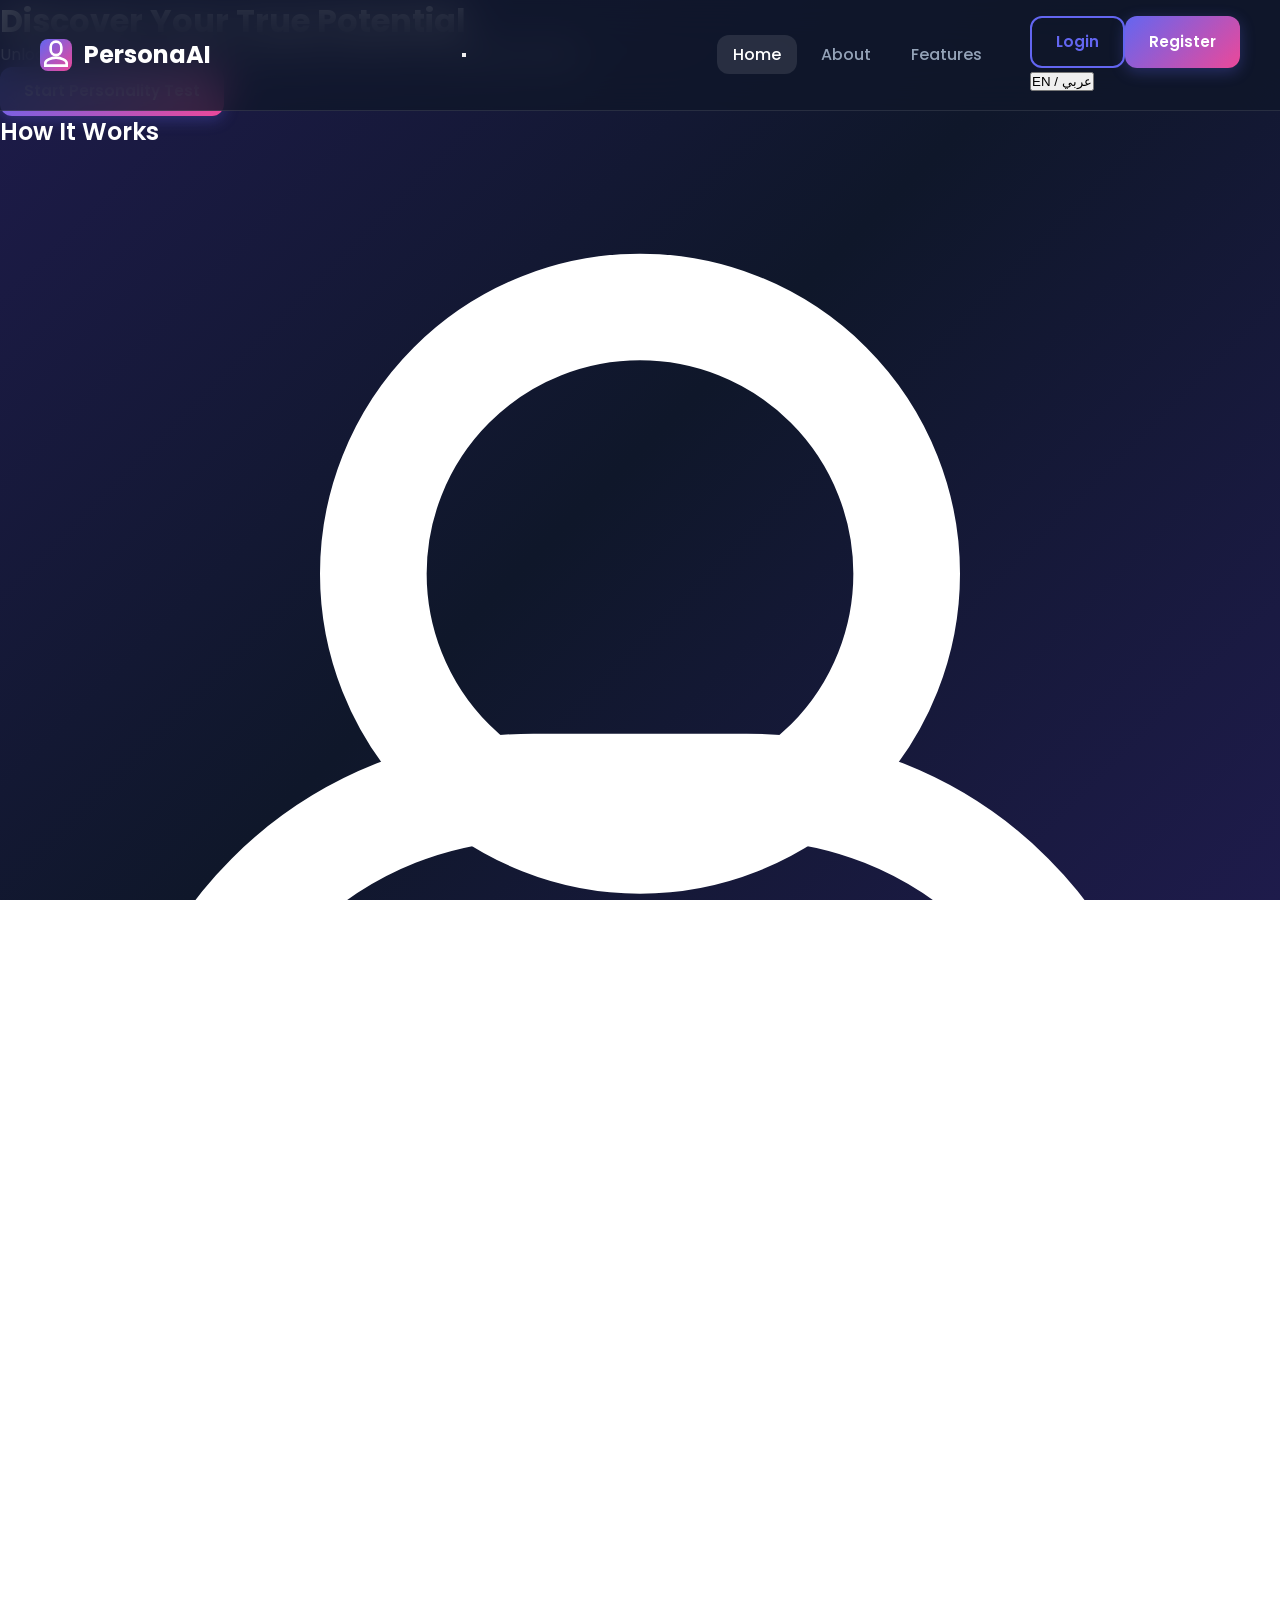
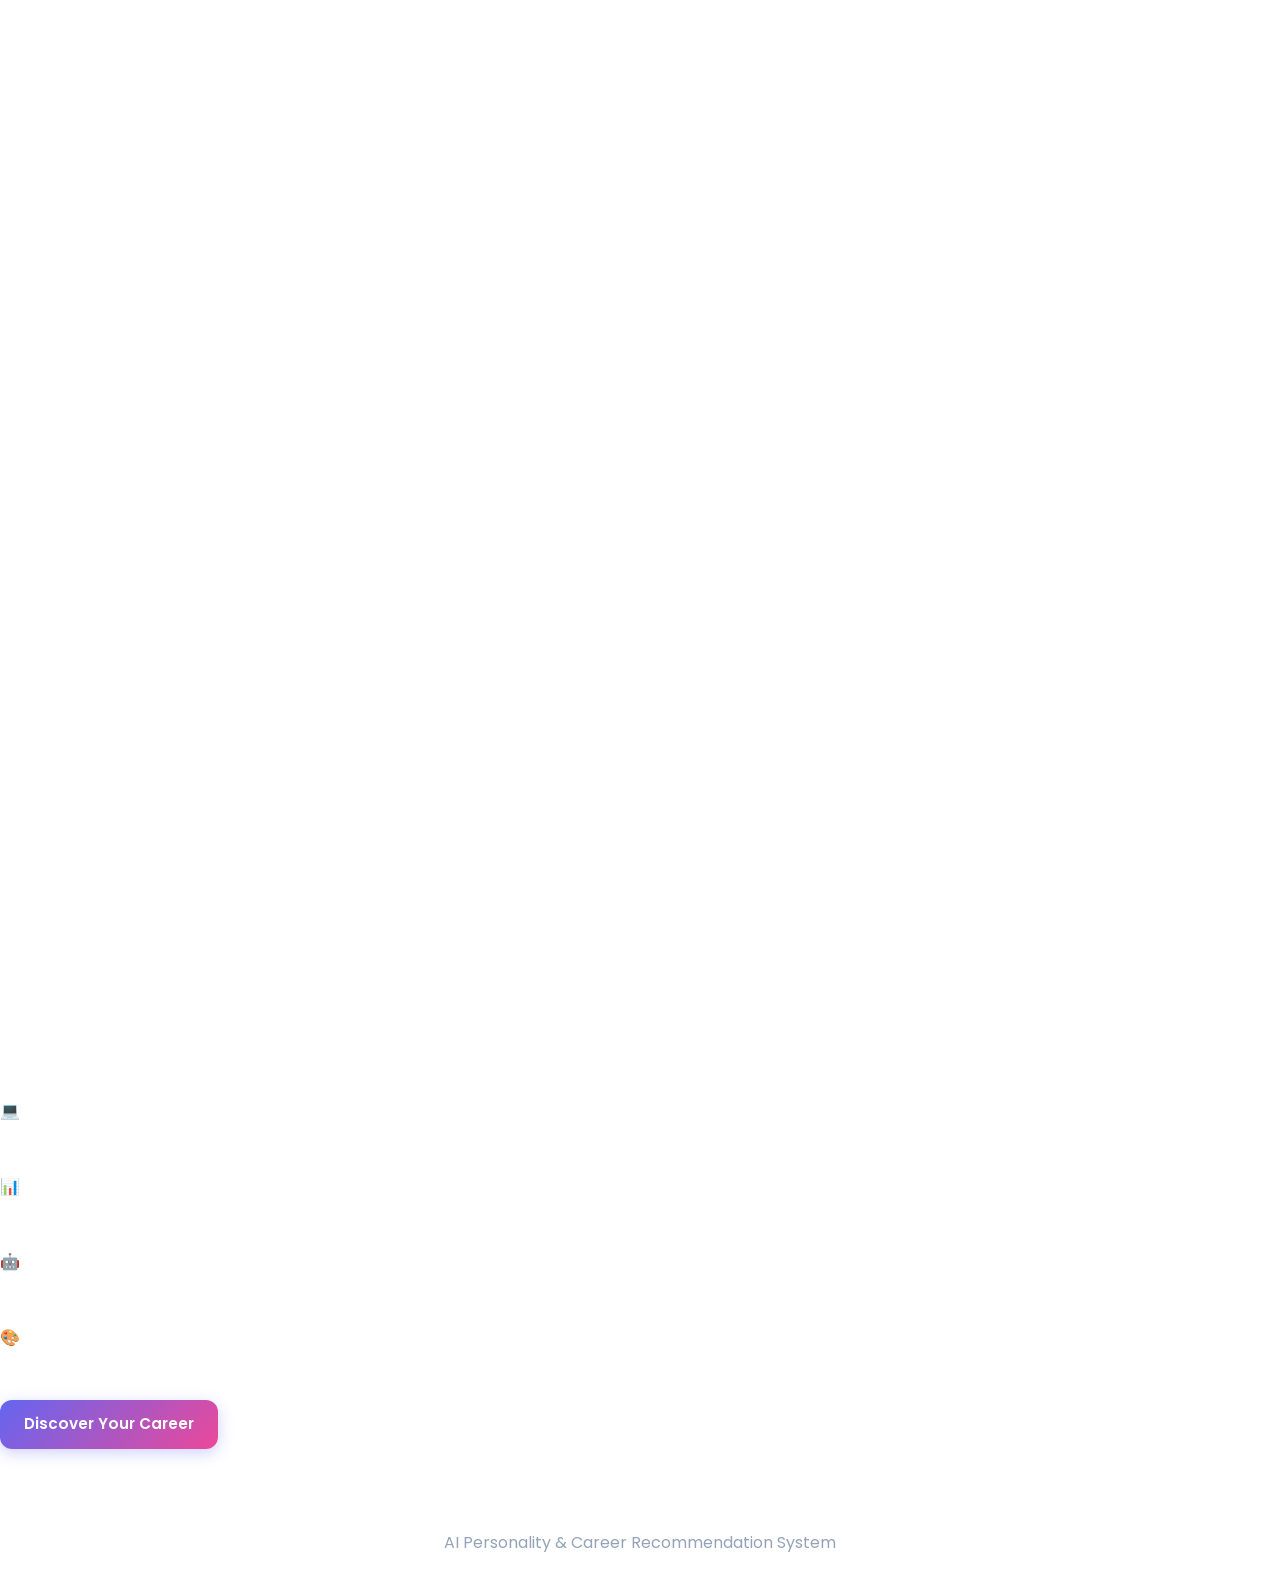
<file: index.html>
<!DOCTYPE html>
<html lang="en" dir="ltr">
<head>
    <meta charset="UTF-8">
    <meta name="viewport" content="width=device-width, initial-scale=1.0">
    <title data-i18n="title">AI Personality & Career Advisor</title>
    <link rel="preconnect" href="https://fonts.googleapis.com">
    <link rel="preconnect" href="https://fonts.gstatic.com" crossorigin>
    <link href="https://fonts.googleapis.com/css2?family=Cairo:wght@400;600;700&family=Poppins:wght@400;500;600;700&display=swap" rel="stylesheet">
    <link rel="stylesheet" href="css/style.css">
</head>
<body>
    <nav class="navbar">
        <div class="nav-container">
            <a href="index.html" class="logo">
                <svg class="logo-icon" viewBox="0 0 24 24" fill="none" stroke="currentColor" stroke-width="2">
                    <path d="M12 2a4 4 0 0 1 4 4v2a4 4 0 0 1-8 0V6a4 4 0 0 1 4-4z"/>
                    <path d="M12 14c-4 0-8 2-8 4v2h16v-2c0-2-4-4-8-4z"/>
                </svg>
                <span data-i18n="logo">PersonaAI</span>
            </a>
            
            <button class="mobile-menu-btn" onclick="toggleMobileMenu()">
                <span></span>
                <span></span>
                <span></span>
            </button>
            
            <div class="nav-menu" id="navMenu">
                <ul class="nav-links">
                    <li><a href="index.html" class="nav-link active" data-i18n="navHome">Home</a></li>
                    <li><a href="#about" class="nav-link" data-i18n="navAbout">About</a></li>
                    <li><a href="#features" class="nav-link" data-i18n="navFeatures">Features</a></li>
                </ul>
                
                <div class="nav-actions">
                    <div class="nav-auth" id="navAuth">
                        <a href="login.html" class="btn btn-outline" data-i18n="login">Login</a>
                        <a href="login.html#register" class="btn btn-primary" data-i18n="register">Register</a>
                    </div>
                    
                    <div class="nav-user" id="navUser" style="display: none;">
                        <a href="profile.html" class="nav-profile-link">
                            <div class="user-avatar" id="userAvatar">U</div>
                            <span class="user-name" id="userName">User</span>
                        </a>
                        <a href="#" class="btn btn-outline btn-logout" onclick="handleLogout()">
                            <svg viewBox="0 0 24 24" fill="none" stroke="currentColor" stroke-width="2">
                                <path d="M9 21H5a2 2 0 0 1-2-2V5a2 2 0 0 1 2-2h4"/>
                                <polyline points="16,17 21,12 16,7"/>
                                <line x1="21" y1="12" x2="9" y2="12"/>
                            </svg>
                        </a>
                    </div>
                    
                    <button class="lang-toggle" onclick="toggleLanguage()">
                        <span class="lang-en">EN</span>
                        <span class="lang-separator">/</span>
                        <span class="lang-ar">عربي</span>
                    </button>
                </div>
            </div>
        </div>
    </nav>

    <header class="hero">
        <div class="hero-bg"></div>
        <div class="hero-content">
            <h1 class="hero-title" data-i18n="heroTitle">Discover Your True Potential</h1>
            <p class="hero-subtitle" data-i18n="heroSubtitle">Unlock career paths and connections that match your unique personality</p>
            <a href="#" class="btn btn-primary" onclick="handleStartTest()" data-i18n="startTest">Start Personality Test</a>
        </div>
    </header>

    <section class="features" id="features">
        <div class="features-container">
            <h2 class="section-title" data-i18n="howItWorks">How It Works</h2>
            <div class="features-grid">
                <div class="feature-card">
                    <div class="feature-icon">
                        <svg viewBox="0 0 24 24" fill="none" stroke="currentColor" stroke-width="2">
                            <circle cx="12" cy="8" r="5"/>
                            <path d="M3 21v-2a7 7 0 0 1 7-7h4a7 7 0 0 1 7 7v2"/>
                        </svg>
                    </div>
                    <h3 data-i18n="feature1Title">Analyze Personality</h3>
                    <p data-i18n="feature1Desc">Answer questions or write about yourself. Our AI analyzes your Big Five personality traits.</p>
                </div>

                <div class="feature-card">
                    <div class="feature-icon">
                        <svg viewBox="0 0 24 24" fill="none" stroke="currentColor" stroke-width="2">
                            <path d="M22 12h-4l-3 9L9 3l-3 9H2"/>
                        </svg>
                    </div>
                    <h3 data-i18n="feature2Title">Find Career Path</h3>
                    <p data-i18n="feature2Desc">Get personalized career recommendations based on your personality and interests.</p>
                </div>

                <div class="feature-card">
                    <div class="feature-icon">
                        <svg viewBox="0 0 24 24" fill="none" stroke="currentColor" stroke-width="2">
                            <path d="M17 21v-2a4 4 0 0 0-4-4H5a4 4 0 0 0-4 4v2"/>
                            <circle cx="9" cy="7" r="4"/>
                            <path d="M23 21v-2a4 4 0 0 0-3-3.87"/>
                            <path d="M16 3.13a4 4 0 0 1 0 7.75"/>
                        </svg>
                    </div>
                    <h3 data-i18n="feature3Title">Connect with Others</h3>
                    <p data-i18n="feature3Desc">Find like-minded people who share your goals and interests for collaboration.</p>
                </div>
            </div>
        </div>
    </section>

    <section class="about" id="about">
        <div class="about-container">
            <div class="about-content">
                <h2 data-i18n="aboutTitle">Powered by Advanced AI</h2>
                <p data-i18n="aboutDesc">Using Natural Language Processing and the Big Five Personality Model, we analyze your text to extract meaningful insights about who you are and what career paths suit you best.</p>
                <div class="trait-list">
                    <span class="trait-badge">Openness</span>
                    <span class="trait-badge">Conscientiousness</span>
                    <span class="trait-badge">Extraversion</span>
                    <span class="trait-badge">Agreeableness</span>
                    <span class="trait-badge">Neuroticism</span>
                </div>
            </div>
        </div>
    </section>
    
    <section class="careers-preview" id="careers">
        <div class="careers-container">
            <h2 class="section-title" data-i18n="exploreCareers">Explore Career Paths</h2>
            <div class="careers-grid">
                <div class="career-preview-card">
                    <div class="career-icon">💻</div>
                    <h3>Software Engineer</h3>
                    <p>Build the future with code</p>
                </div>
                <div class="career-preview-card">
                    <div class="career-icon">📊</div>
                    <h3>Data Scientist</h3>
                    <p>Turn data into insights</p>
                </div>
                <div class="career-preview-card">
                    <div class="career-icon">🤖</div>
                    <h3>AI/ML Engineer</h3>
                    <p>Create intelligent systems</p>
                </div>
                <div class="career-preview-card">
                    <div class="career-icon">🎨</div>
                    <h3>UX Designer</h3>
                    <p>Design user experiences</p>
                </div>
            </div>
            <div class="careers-cta">
                <a href="#" class="btn btn-primary" onclick="handleStartTest()" data-i18n="discoverCareer">Discover Your Career</a>
            </div>
        </div>
    </section>

    <footer class="footer">
        <p data-i18n="footer">AI Personality & Career Recommendation System</p>
    </footer>

    <script src="js/i18n.js"></script>
    <script src="js/main.js"></script>
</body>
</html>
</file>
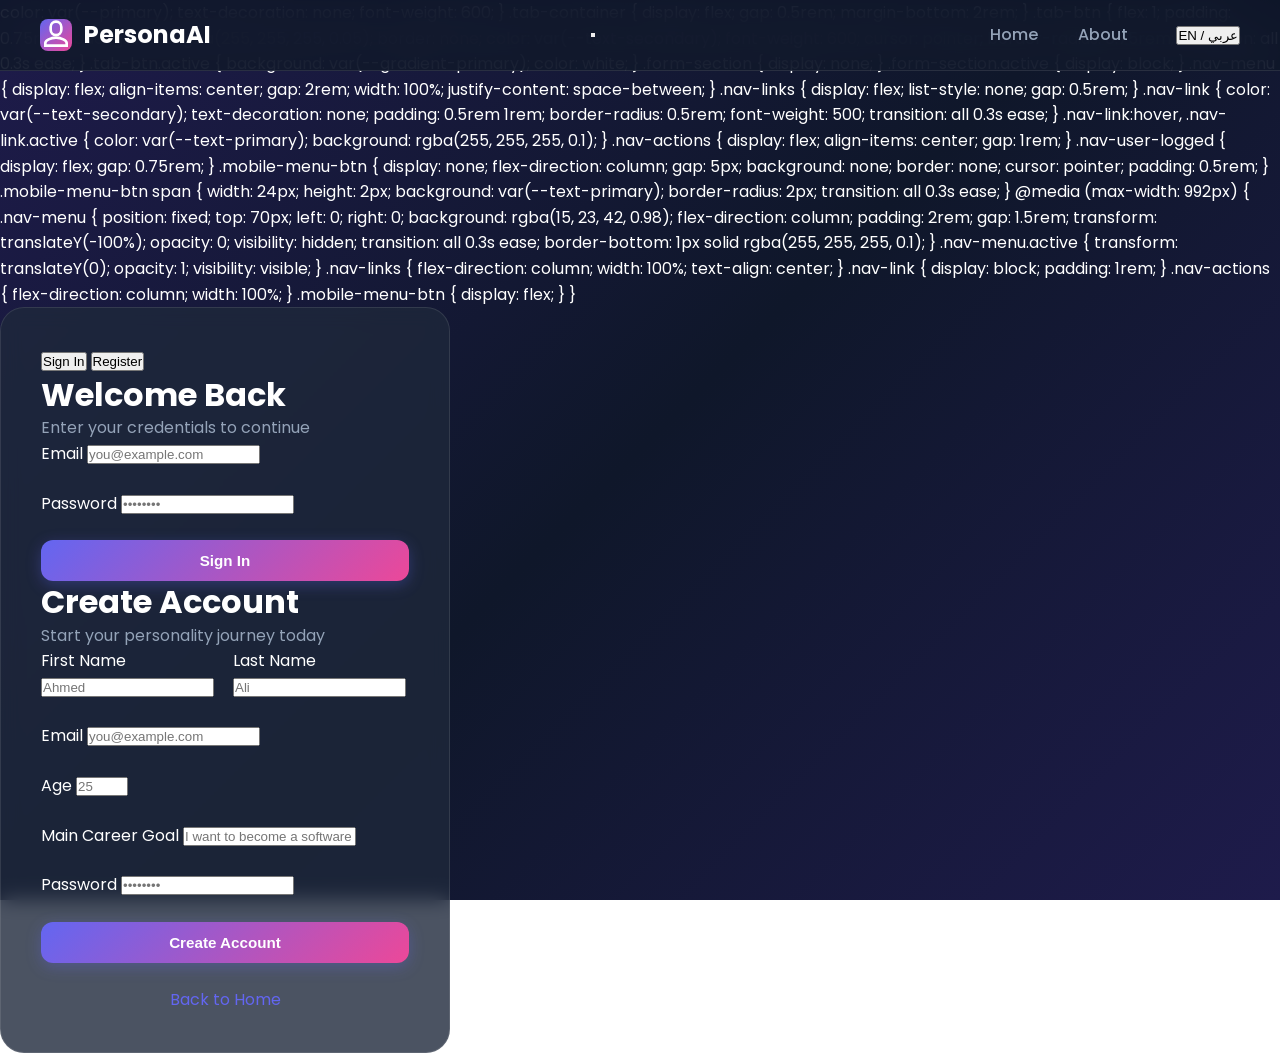
<file: login.html>
<!DOCTYPE html>
<html lang="en" dir="ltr">
<head>
    <meta charset="UTF-8">
    <meta name="viewport" content="width=device-width, initial-scale=1.0">
    <title data-i18n="signIn">Sign In</title>
    <link rel="preconnect" href="https://fonts.googleapis.com">
    <link rel="preconnect" href="https://fonts.gstatic.com" crossorigin>
    <link href="https://fonts.googleapis.com/css2?family=Cairo:wght@400;600;700&family=Poppins:wght@400;500;600;700&display=swap" rel="stylesheet">
    <link rel="stylesheet" href="css/style.css">
    <style>
        .auth-wrapper {
            min-height: 100vh;
            display: flex;
            align-items: center;
            justify-content: center;
            padding: 6rem 2rem 2rem;
            background: var(--gradient-bg);
        }
        .auth-card {
            background: var(--bg-card);
            border: 1px solid var(--border);
            border-radius: var(--radius-xl);
            padding: 2.5rem;
            width: 100%;
            max-width: 450px;
            backdrop-filter: blur(10px);
        }
        .auth-header {
            text-align: center;
            margin-bottom: 2rem;
        }
        .auth-title {
            font-size: 2rem;
            background: var(--gradient-primary);
            -webkit-background-clip: text;
            -webkit-text-fill-color: transparent;
            background-clip: text;
            margin-bottom: 0.5rem;
        }
        .auth-subtitle {
            color: var(--text-secondary);
        }
        .btn-full { width: 100%; }
        .auth-footer {
            text-align: center;
            margin-top: 1.5rem;
            color: var(--text-secondary);
        }
        .form-row {
            display: grid;
            grid-template-columns: 1fr 1fr;
            gap: 1rem;
        }
        @media (max-width: 480px) {
            .form-row { grid-template-columns: 1fr; }
        }
        .tabs {
            display: flex;
            gap: 0.5rem;
            margin-bottom: 2rem;
            background: var(--bg-secondary);
            padding: 0.5rem;
            border-radius: var(--radius-md);
        }
        .tab {
            flex: 1;
            padding: 0.75rem;
            border: none;
            background: transparent;
            color: var(--text-secondary);
            cursor: pointer;
            border-radius: var(--radius-sm);
            font-weight: 600;
            transition: var(--transition);
        }
        .tab.active {
            background: var(--gradient-primary);
            color: white;
        }
        .tab-content { display: none; }
        .tab-content.active { display: block; }
    </style>
            color: var(--primary);
            text-decoration: none;
            font-weight: 600;
        }
        .tab-container {
            display: flex;
            gap: 0.5rem;
            margin-bottom: 2rem;
        }
        .tab-btn {
            flex: 1;
            padding: 0.75rem;
            background: rgba(255, 255, 255, 0.05);
            border: none;
            color: var(--text-secondary);
            font-weight: 600;
            cursor: pointer;
            border-radius: 0.75rem;
            transition: all 0.3s ease;
        }
        .tab-btn.active {
            background: var(--gradient-primary);
            color: white;
        }
        .form-section {
            display: none;
        }
        .form-section.active {
            display: block;
        }
        
        .nav-menu {
            display: flex;
            align-items: center;
            gap: 2rem;
            width: 100%;
            justify-content: space-between;
        }
        
        .nav-links {
            display: flex;
            list-style: none;
            gap: 0.5rem;
        }
        
        .nav-link {
            color: var(--text-secondary);
            text-decoration: none;
            padding: 0.5rem 1rem;
            border-radius: 0.5rem;
            font-weight: 500;
            transition: all 0.3s ease;
        }
        
        .nav-link:hover,
        .nav-link.active {
            color: var(--text-primary);
            background: rgba(255, 255, 255, 0.1);
        }
        
        .nav-actions {
            display: flex;
            align-items: center;
            gap: 1rem;
        }
        
        .nav-user-logged {
            display: flex;
            gap: 0.75rem;
        }
        
        .mobile-menu-btn {
            display: none;
            flex-direction: column;
            gap: 5px;
            background: none;
            border: none;
            cursor: pointer;
            padding: 0.5rem;
        }
        
        .mobile-menu-btn span {
            width: 24px;
            height: 2px;
            background: var(--text-primary);
            border-radius: 2px;
            transition: all 0.3s ease;
        }
        
        @media (max-width: 992px) {
            .nav-menu {
                position: fixed;
                top: 70px;
                left: 0;
                right: 0;
                background: rgba(15, 23, 42, 0.98);
                flex-direction: column;
                padding: 2rem;
                gap: 1.5rem;
                transform: translateY(-100%);
                opacity: 0;
                visibility: hidden;
                transition: all 0.3s ease;
                border-bottom: 1px solid rgba(255, 255, 255, 0.1);
            }
            
            .nav-menu.active {
                transform: translateY(0);
                opacity: 1;
                visibility: visible;
            }
            
            .nav-links {
                flex-direction: column;
                width: 100%;
                text-align: center;
            }
            
            .nav-link {
                display: block;
                padding: 1rem;
            }
            
            .nav-actions {
                flex-direction: column;
                width: 100%;
            }
            
            .mobile-menu-btn {
                display: flex;
            }
        }
    </style>
</head>
<body>
    <nav class="navbar">
        <div class="nav-container">
            <a href="index.html" class="logo">
                <svg class="logo-icon" viewBox="0 0 24 24" fill="none" stroke="currentColor" stroke-width="2">
                    <path d="M12 2a4 4 0 0 1 4 4v2a4 4 0 0 1-8 0V6a4 4 0 0 1 4-4z"/>
                    <path d="M12 14c-4 0-8 2-8 4v2h16v-2c0-2-4-4-8-4z"/>
                </svg>
                <span data-i18n="logo">PersonaAI</span>
            </a>
            
            <button class="mobile-menu-btn" onclick="toggleMobileMenu()">
                <span></span>
                <span></span>
                <span></span>
            </button>
            
            <div class="nav-menu" id="navMenu">
                <ul class="nav-links">
                    <li><a href="index.html" class="nav-link">Home</a></li>
                    <li><a href="index.html#about" class="nav-link">About</a></li>
                </ul>
                
                <div class="nav-actions">
                    <div class="nav-user" id="navUserLogged" style="display: none;">
                        <a href="profile.html" class="nav-profile-link">
                            <div class="user-avatar" id="userAvatarLogged">U</div>
                            <span class="user-name" id="userNameLogged">User</span>
                        </a>
                        <a href="#" class="btn btn-outline btn-logout" onclick="handleLogout()">
                            <svg viewBox="0 0 24 24" fill="none" stroke="currentColor" stroke-width="2">
                                <path d="M9 21H5a2 2 0 0 1-2-2V5a2 2 0 0 1 2-2h4"/>
                                <polyline points="16,17 21,12 16,7"/>
                                <line x1="21" y1="12" x2="9" y2="12"/>
                            </svg>
                        </a>
                    </div>
                    
                    <button class="lang-toggle" onclick="toggleLanguage()">
                        <span class="lang-en">EN</span>
                        <span class="lang-separator">/</span>
                        <span class="lang-ar">عربي</span>
                    </button>
                </div>
            </div>
        </div>
    </nav>

    <div class="auth-container">
        <div class="auth-card">
            <div class="tab-container">
                <button class="tab-btn active" onclick="switchTab('login')" id="loginTab" data-i18n="signIn">Sign In</button>
                <button class="tab-btn" onclick="switchTab('register')" id="registerTab" data-i18n="register">Register</button>
            </div>

            <div id="loginSection" class="form-section active">
                <h1 data-i18n="welcomeBack">Welcome Back</h1>
                <p class="auth-subtitle" data-i18n="loginSubtitle">Enter your credentials to continue</p>
                
                <form onsubmit="handleLogin(event)">
                    <div class="form-group">
                        <label data-i18n="email">Email</label>
                        <input type="email" id="loginEmail" placeholder="you@example.com" required>
                    </div>
                    <div class="form-group">
                        <label data-i18n="password">Password</label>
                        <input type="password" id="loginPassword" placeholder="••••••••" required>
                    </div>
                    <button type="submit" class="btn btn-primary btn-full" data-i18n="signIn">Sign In</button>
                </form>
            </div>

            <div id="registerSection" class="form-section">
                <h1 data-i18n="createAccount">Create Account</h1>
                <p class="auth-subtitle" data-i18n="registerSubtitle">Start your personality journey today</p>
                
                <form onsubmit="handleRegister(event)">
                    <div class="form-row">
                        <div class="form-group">
                            <label data-i18n="firstName">First Name</label>
                            <input type="text" id="firstName" placeholder="Ahmed" required>
                        </div>
                        <div class="form-group">
                            <label data-i18n="lastName">Last Name</label>
                            <input type="text" id="lastName" placeholder="Ali" required>
                        </div>
                    </div>
                    <div class="form-group">
                        <label data-i18n="email">Email</label>
                        <input type="email" id="registerEmail" placeholder="you@example.com" required>
                    </div>
                    <div class="form-group">
                        <label data-i18n="age">Age</label>
                        <input type="number" id="age" min="10" max="100" placeholder="25" required>
                    </div>
                    <div class="form-group">
                        <label data-i18n="goal">Main Career Goal</label>
                        <input type="text" id="goal" placeholder="I want to become a software developer" required>
                    </div>
                    <div class="form-group">
                        <label data-i18n="password">Password</label>
                        <input type="password" id="registerPassword" placeholder="••••••••" required>
                    </div>
                    <button type="submit" class="btn btn-primary btn-full" data-i18n="createAcc">Create Account</button>
                </form>
            </div>

            <div class="auth-footer">
                <a href="index.html" data-i18n="backHome">Back to Home</a>
            </div>
        </div>
    </div>

    <script src="js/api-client.js"></script>
    <script src="js/i18n.js"></script>
    <script src="js/auth.js"></script>
    <script>
        document.addEventListener('DOMContentLoaded', async () => {
            const user = JSON.parse(localStorage.getItem('user') || '{}');
            if (user && user.email) {
                try {
                    const data = await api.getPersonality(user.email);
                    if (data && data.success && data.personality && data.personality.traits) {
                        localStorage.setItem('personality_traits', JSON.stringify(data.personality.traits));
                        window.location.href = 'profile.html';
                        return;
                    }
                } catch (e) {}
                window.location.href = 'quiz-FIXED.html';
                return;
            }
            
            initLoginAuthState();
        });
        
        function initLoginAuthState() {
            const user = JSON.parse(localStorage.getItem('user') || '{}');
            const navUserLogged = document.getElementById('navUserLogged');
            const userAvatar = document.getElementById('userAvatarLogged');
            const userName = document.getElementById('userNameLogged');
            
            if (user && user.email) {
                navUserLogged.style.display = 'flex';
                if (userName) userName.textContent = user.name ? user.name.split(' ')[0] : user.email.split('@')[0];
                if (userAvatar) userAvatar.textContent = (user.name || user.email).charAt(0).toUpperCase();
            }
        }
    </script>
</body>
</html>
</file>
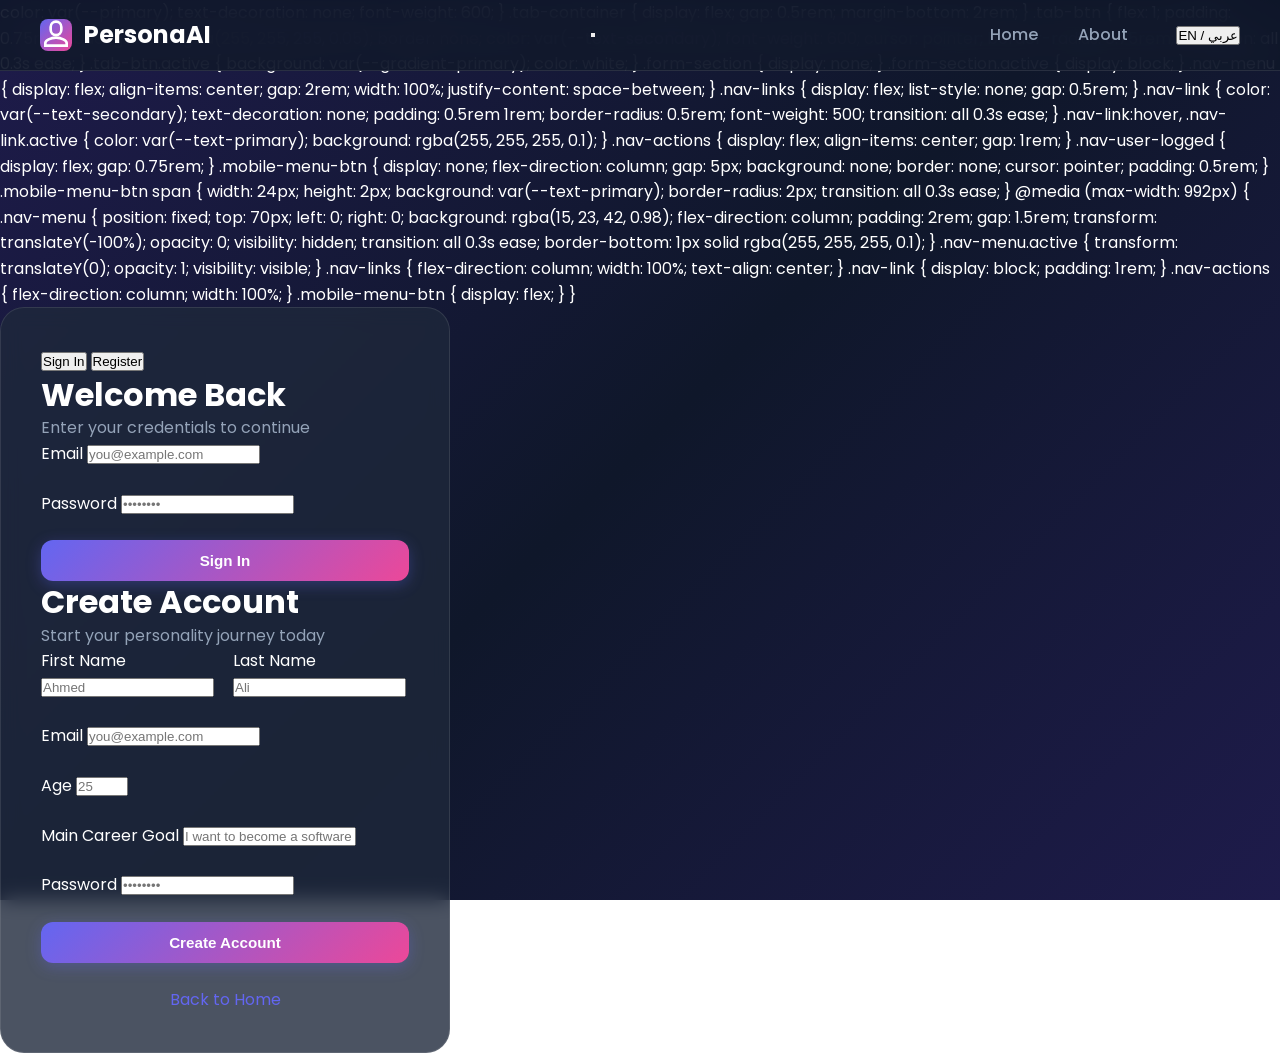
<file: profile.html>
<!DOCTYPE html>
<html lang="en" dir="ltr">
<head>
    <meta charset="UTF-8">
    <meta name="viewport" content="width=device-width, initial-scale=1.0">
    <title>My Profile - PersonaAI</title>
    <link rel="preconnect" href="https://fonts.googleapis.com">
    <link rel="preconnect" href="https://fonts.gstatic.com" crossorigin>
    <link href="https://fonts.googleapis.com/css2?family=Cairo:wght@400;600;700&family=Poppins:wght@400;500;600;700&display=swap" rel="stylesheet">
    <link rel="stylesheet" href="css/style.css">
<style>
        .profile-wrapper {
            padding-top: 100px;
            min-height: 100vh;
            background: linear-gradient(135deg, var(--bg-primary) 0%, var(--bg-secondary) 100%);
        }
        .profile-container {
            max-width: 1100px;
            margin: 0 auto;
            padding: 2rem;
            animation: fadeIn 0.5s ease;
        }
        .user-hero-card {
            background: var(--bg-card);
            border: 1px solid var(--border);
            border-radius: var(--radius-xl);
            padding: 2.5rem;
            margin-bottom: 2rem;
            text-align: center;
            position: relative;
            overflow: hidden;
        }
        .user-hero-card::before {
            content: '';
            position: absolute;
            top: 0;
            left: 0;
            right: 0;
            height: 4px;
            background: var(--gradient-primary);
        }
        .profile-avatar {
            width: 100px;
            height: 100px;
            background: var(--gradient-primary);
            border-radius: 50%;
            display: flex;
            align-items: center;
            justify-content: center;
            font-size: 2.5rem;
            font-weight: 700;
            color: white;
            margin: 0 auto 1.5rem;
        }
        .profile-name {
            font-size: 2rem;
            font-weight: 700;
            margin-bottom: 0.25rem;
        }
        .profile-email {
            color: var(--text-secondary);
            margin-bottom: 1.5rem;
        }
        .profile-stats {
            display: flex;
            justify-content: center;
            gap: 2rem;
            padding-top: 1.5rem;
            border-top: 1px solid var(--border);
        }
        .profile-stat-value {
            font-size: 1.5rem;
            font-weight: 700;
            color: var(--primary);
        }
        .profile-stat-label {
            font-size: 0.85rem;
            color: var(--text-secondary);
        }
        .details-grid {
            display: grid;
            grid-template-columns: repeat(auto-fit, minmax(200px, 1fr));
            gap: 1rem;
            margin-top: 1.5rem;
        }
        .detail-item {
            background: var(--bg-card-solid);
            padding: 1rem 1.5rem;
            border-radius: var(--radius-md);
            border: 1px solid var(--border);
        }
        .detail-item-label {
            font-size: 0.85rem;
            color: var(--text-secondary);
            margin-bottom: 0.25rem;
        }
        .detail-item-value {
            font-weight: 600;
        }
        .trait-detail-card {
            background: var(--bg-card-solid);
            padding: 1.5rem;
            border-radius: var(--radius-lg);
            margin-bottom: 1rem;
            border-left: 4px solid var(--primary);
        }
        .trait-detail-card.high { border-left-color: var(--success); }
        .trait-detail-card.medium { border-left-color: var(--warning); }
        .trait-detail-card.low { border-left-color: var(--danger); }
        .career-card {
            background: var(--bg-card-solid);
            padding: 1.5rem;
            border-radius: var(--radius-lg);
            border: 1px solid var(--border);
        }
        .career-card:hover {
            border-color: var(--primary);
            transform: translateY(-4px);
        }
        .similar-user-card {
            background: var(--bg-card-solid);
            padding: 1.5rem;
            border-radius: var(--radius-lg);
            text-align: center;
            cursor: pointer;
            border: 1px solid var(--border);
        }
        .similar-user-card:hover {
            border-color: var(--primary);
        }
        .similar-user-avatar {
            width: 60px;
            height: 60px;
            background: var(--gradient-primary);
            border-radius: 50%;
            display: flex;
            align-items: center;
            justify-content: center;
            font-size: 1.5rem;
            font-weight: 700;
            margin: 0 auto 1rem;
        }
    </style>
</head>
<body>
    <nav class="navbar">
        <div class="nav-container">
            <a href="index.html" class="logo">
                <svg class="logo-icon" viewBox="0 0 24 24" fill="none" stroke="currentColor" stroke-width="2">
                    <path d="M12 2a4 4 0 0 1 4 4v2a4 4 0 0 1-8 0V6a4 4 0 0 1 4-4z"/>
                    <path d="M12 14c-4 0-8 2-8 4v2h16v-2c0-2-4-4-8-4z"/>
                </svg>
                <span data-i18n="logo">PersonaAI</span>
            </a>
            
            <button class="mobile-menu-btn" onclick="toggleMobileMenu()">
                <span></span>
                <span></span>
                <span></span>
            </button>
            
            <div class="nav-menu" id="navMenu">
                <ul class="nav-links">
                    <li><a href="index.html" class="nav-link">Home</a></li>
                    <li><a href="index.html#about" class="nav-link">About</a></li>
                </ul>
                
                <div class="nav-actions">
                    <div class="nav-user" id="navUserProfile">
                        <a href="profile.html" class="nav-profile-link">
                            <div class="user-avatar" id="userAvatar">U</div>
                            <span class="user-name" id="userName">User</span>
                        </a>
                        <a href="#" class="btn btn-outline btn-logout" onclick="handleLogout()">
                            <svg viewBox="0 0 24 24" fill="none" stroke="currentColor" stroke-width="2">
                                <path d="M9 21H5a2 2 0 0 1-2-2V5a2 2 0 0 1 2-2h4"/>
                                <polyline points="16,17 21,12 16,7"/>
                                <line x1="21" y1="12" x2="9" y2="12"/>
                            </svg>
                        </a>
                    </div>
                    
                    <button class="lang-toggle" onclick="toggleLanguage()">
                        <span class="lang-en">EN</span>
                        <span class="lang-separator">/</span>
                        <span class="lang-ar">عربي</span>
                    </button>
                </div>
            </div>
        </div>
    </nav>

<div class="profile-wrapper">
        <div class="profile-container">
            <div id="loading" class="loading-container">
                <div class="spinner"></div>
                <p class="loading-text">Loading your profile...</p>
            </div>

            <div id="content" style="display: none;">
                <div class="user-hero-card">
                    <div class="profile-avatar" id="userAvatarLarge">?</div>
                    <div class="profile-name" id="userNameDisplay">Loading...</div>
                    <div class="profile-email" id="userEmailDisplay">...</div>
                    
                    <div class="profile-stats">
                        <div>
                            <div class="profile-stat-value" id="quizCount">1</div>
                            <div class="profile-stat-label">Quiz Taken</div>
                        </div>
                        <div>
                            <div class="profile-stat-value" id="traitHigh">-</div>
                            <div class="profile-stat-label">Strongest Trait</div>
                        </div>
                        <div>
                            <div class="profile-stat-value" id="traitLow">-</div>
                            <div class="profile-stat-label">Lowest Trait</div>
                        </div>
                    </div>
                    
                    <div class="details-grid">
                        <div class="detail-item">
                            <div class="detail-item-label">Email</div>
                            <div class="detail-item-value" id="userEmail">-</div>
                        </div>
                        <div class="detail-item">
                            <div class="detail-item-label">Age</div>
                            <div class="detail-item-value" id="userAge">-</div>
                        </div>
                        <div class="detail-item">
                            <div class="detail-item-label">Career Goal</div>
                            <div class="detail-item-value" id="userGoal">-</div>
                        </div>
                    </div>
                </div>
                
                <div class="section-card" id="personalitySection" style="display: none;">
                    <div class="section-header">
                        <div class="section-icon">🧠</div>
                        <h2 class="section-title">My Personality Traits</h2>
                    </div>
                    
                    <div class="personality-type-display" style="text-align: center; padding: 2rem; background: linear-gradient(135deg, rgba(99, 102, 241, 0.1) 0%, rgba(236, 72, 153, 0.1) 100%); border-radius: var(--radius-lg); margin-bottom: 2rem;">
                        <h3 id="personalityType" style="font-size: 2rem; background: var(--gradient-primary); -webkit-background-clip: text; -webkit-text-fill-color: transparent; margin-bottom: 0.5rem;">Loading...</h3>
                        <p style="color: var(--text-secondary);">Your dominant personality type based on the Big Five model</p>
                    </div>
                    
                    <div id="traitsContainer"></div>
                </div>
                
                <div class="section-card" id="careersSection" style="display: none;">
                    <div class="section-header">
                        <div class="section-icon">💼</div>
                        <h2 class="section-title">My Career Matches</h2>
                    </div>
                    <div class="career-grid" id="careersContainer"></div>
                </div>
                
                <div class="section-card" id="similarUsersSection" style="display: none;">
                    <div class="section-header">
                        <div class="section-icon">👥</div>
                        <h2 class="section-title">People Like You</h2>
                    </div>
                    <div class="user-grid" id="similarUsersContainer"></div>
                </div>
                
                <div class="action-buttons" style="display: flex; gap: 1rem; justify-content: center; margin-top: 2rem;">
                    <a href="quiz-FIXED.html" class="btn btn-primary">Take Quiz Again</a>
                    <a href="index.html" class="btn btn-secondary">Home</a>
                </div>
                
                <div style="text-align: center; margin-top: 1.5rem;">
                    <button onclick="logout()" class="btn btn-danger">Logout</button>
                </div>
            </div>
        </div>
    </div>
            
            <div id="loading">
                <div class="loading-state">
                    <div class="spinner"></div>
                    <p data-i18n="loading">Loading profile...</p>
                </div>
            </div>
            
            <div id="content" style="display: none;">
                <div class="user-info-card">
                    <div class="user-avatar-large" id="userAvatarLarge">?</div>
                    <div class="user-name-display" id="userNameDisplay">Loading...</div>
                    <div class="user-email-display" id="userEmailDisplay">...</div>
                    
                    <div class="user-stats">
                        <div class="stat-item">
                            <div class="stat-value" id="quizCount">1</div>
                            <div class="stat-label">Quiz Taken</div>
                        </div>
                        <div class="stat-item">
                            <div class="stat-value" id="traitHigh">-</div>
                            <div class="stat-label">Strongest Trait</div>
                        </div>
                        <div class="stat-item">
                            <div class="stat-value" id="traitLow">-</div>
                            <div class="stat-label">Lowest Trait</div>
                        </div>
                    </div>
                    
                    <div class="user-details-grid">
                        <div class="detail-card">
                            <div class="detail-label">Email</div>
                            <div class="detail-value" id="userEmail">-</div>
                        </div>
                        <div class="detail-card">
                            <div class="detail-label" data-i18n="ageLabel">Age</div>
                            <div class="detail-value" id="userAge">-</div>
                        </div>
                        <div class="detail-card">
                            <div class="detail-label" data-i18n="careerGoal">Career Goal</div>
                            <div class="detail-value" id="userGoal">-</div>
                        </div>
                    </div>
                </div>
                
                <div class="section-card" id="personalitySection" style="display: none;">
                    <h2><span class="section-icon">🧠</span> My Personality Traits</h2>
                    
                    <div class="personality-type-display">
                        <h3 id="personalityType">Loading...</h3>
                        <p>Your dominant personality type based on the Big Five model</p>
                    </div>
                    
                    <div id="traitsContainer"></div>
                </div>
                
                <div class="section-card" id="careersSection" style="display: none;">
                    <h2 data-i18n="myCareers">My Career Matches</h2>
                    <div class="career-grid-display" id="careersContainer"></div>
                </div>
                
                <div class="section-card" id="similarUsersSection" style="display: none;">
                    <h2 data-i18n="similarUsers">People Like You</h2>
                    <p style="color: var(--text-secondary); margin-bottom: 1.5rem;" data-i18n="similarUsersDesc">Connect with people who share similar personality traits and goals</p>
                    <div class="users-grid-display" id="similarUsersContainer"></div>
                </div>
                
                <div class="action-buttons">
                    <a href="quiz-FIXED.html" class="action-btn btn-action-primary" data-i18n="retakeQuiz">Take Quiz Again</a>
                    <a href="index.html" class="action-btn btn-action-secondary" data-i18n="home">Home</a>
                </div>
                
                <div class="logout-section">
                    <button onclick="logout()" class="action-btn btn-action-danger" data-i18n="logoutBtn">Logout</button>
                </div>
            </div>
        </div>
    </div>
    
    <script src="js/api-client.js"></script>
    <script src="js/i18n.js"></script>
    <script src="js/main.js"></script>
    <script>
        document.addEventListener('DOMContentLoaded', () => {
            loadProfile();
        });
        
        async function loadProfile() {
            const user = JSON.parse(localStorage.getItem('user'));
            
            if (!user) {
                window.location.href = 'login.html';
                return;
            }
            
            const userAvatar = document.getElementById('userAvatar');
            const userName = document.getElementById('userName');
            if (user.name) {
                userAvatar.textContent = user.name.charAt(0).toUpperCase();
                userName.textContent = user.name.split(' ')[0];
            }
            
            try {
                const data = await api.getPersonality(user.email);
                if (data && data.success && data.personality && data.personality.traits) {
                    const pers = data.personality;
                    displayProfile({ 
                        user: user, 
                        personality: { 
                            ...pers.traits,
                            personality_type: pers.personality_type 
                        } 
                    });
                } else {
                    displayLocalProfile(user, null);
                }
                return;
            } catch (error) {
                console.log('API error, using localStorage fallback');
            }
            
            const traits = JSON.parse(localStorage.getItem('personality_traits'));
            if (traits) {
                displayLocalProfile(user, traits);
            } else {
                displayLocalProfile(user, null);
            }
        }
        
        function displayProfile(data) {
            document.getElementById('loading').style.display = 'none';
            document.getElementById('content').style.display = 'block';
            
            const name = data.user.name || 'Anonymous';
            const firstLetter = name.charAt(0).toUpperCase();
            
            document.getElementById('userAvatarLarge').textContent = firstLetter;
            document.getElementById('userNameDisplay').textContent = name;
            document.getElementById('userEmailDisplay').textContent = data.user.email || '';
            document.getElementById('userEmail').textContent = data.user.email || '-';
            document.getElementById('userAge').textContent = data.user.age || 'Not set';
            document.getElementById('userGoal').textContent = data.user.goal || 'Not set';
            
            if (data.personality) {
                document.getElementById('personalitySection').style.display = 'block';
                document.getElementById('personalityType').textContent = data.personality.personality_type || 'Balanced';
                
                // Calculate strongest and lowest traits
                const traits = data.personality;
                const traitValues = [
                    { name: 'Openness', value: traits.openness || 0 },
                    { name: 'Conscientiousness', value: traits.conscientiousness || 0 },
                    { name: 'Extraversion', value: traits.extraversion || 0 },
                    { name: 'Agreeableness', value: traits.agreeableness || 0 },
                    { name: 'Neuroticism', value: traits.neuroticism || 0 }
                ];
                
                const sortedTraits = [...traitValues].sort((a, b) => b.value - a.value);
                document.getElementById('traitHigh').textContent = sortedTraits[0].name.split(' ')[0];
                document.getElementById('traitLow').textContent = sortedTraits[sortedTraits.length - 1].name.split(' ')[0];
                
                const traitDescriptions = {
                    openness: { name: 'Openness to Experience', desc: 'Creativity, curiosity, and willingness to try new things' },
                    conscientiousness: { name: 'Conscientiousness', desc: 'Organization, responsibility, and self-discipline' },
                    extraversion: { name: 'Extraversion', desc: 'Sociability, energy, and assertiveness in social situations' },
                    agreeableness: { name: 'Agreeableness', desc: 'Cooperation, trust, and helpfulness toward others' },
                    neuroticism: { name: 'Emotional Stability', desc: 'Emotional stability and ability to handle stress' }
                };
                
                document.getElementById('traitsContainer').innerHTML = traitValues.map(trait => `
                    <div class="trait-detail-card" style="border-left-color: ${trait.value > 60 ? '#10b981' : trait.value < 40 ? '#ef4444' : '#6366f1'}">
                        <div class="trait-header">
                            <span class="trait-name">
                                <strong>${traitDescriptions[trait.name.toLowerCase()]?.name || trait.name}</strong>
                            </span>
                            <span class="trait-score">${Math.round(trait.value)}%</span>
                        </div>
                        <div class="trait-bar-bg">
                            <div class="trait-bar" style="width: ${trait.value}%"></div>
                        </div>
                        <p class="trait-description">${traitDescriptions[trait.name.toLowerCase()]?.desc || ''}</p>
                    </div>
                `).join('');
            }
            
            if (data.recommendations && data.recommendations.length > 0) {
                document.getElementById('careersSection').style.display = 'block';
                document.getElementById('careersContainer').innerHTML = data.recommendations.map(career => `
                    <div class="career-item">
                        <div class="career-title">${career.name}</div>
                        <span class="career-match-badge">${career.match_score}% Match</span>
                        <p class="career-description">${career.description || 'Career recommendation based on your personality'}</p>
                        <div class="career-skills">
                            ${(career.skills || []).map(s => `<span class="skill-tag">${s}</span>`).join('')}
                        </div>
                    </div>
                `).join('');
            } else {
                loadCareerRecommendations(data.personality);
            }
            
            if (data.similar_users && data.similar_users.length > 0) {
                displaySimilarUsers(data.similar_users);
            } else {
                const traits = JSON.parse(localStorage.getItem('personality_traits'));
                if (traits) {
                    loadSimilarUsersFromBackend(data.user);
                }
            }
        }
        
        async function loadCareerRecommendations(traits) {
            try {
                const data = await api.getCareers(traits);
                if (data && data.success && data.careers && data.careers.length > 0) {
                    document.getElementById('careersSection').style.display = 'block';
                    document.getElementById('careersContainer').innerHTML = data.careers.map(career => `
                        <div class="career-item">
                            <div class="career-title">${career.name}</div>
                            <span class="career-match-badge">${career.match_score}% Match</span>
                            <p class="career-description">${career.description || 'Career recommendation based on your personality'}</p>
                            <div class="career-skills">
                                ${(career.skills || []).map(s => `<span class="skill-tag">${s}</span>`).join('')}
                            </div>
                        </div>
                    `).join('');
                }
            } catch (e) {
                console.log('Could not load careers');
            }
        }
        
async function loadSimilarUsersFromBackend(userData) {
            try {
                const email = userData.email || userData._id;
                const data = await api.getSimilarUsers(email);
                
                if (data && data.success && data.similar_users && data.similar_users.length > 0) {
                    displaySimilarUsers(data.similar_users);
                } else {
                    const currentLang = localStorage.getItem('lang') || 'en';
                    const t = translations[currentLang];
                    document.getElementById('similarUsersContainer').innerHTML = `<p style="color: var(--text-secondary); text-align: center; padding: 2rem;">${t.noSimilarUsers || 'No similar users found yet.'}</p>`;
                    document.getElementById('similarUsersSection').style.display = 'block';
                }
            } catch (error) {
                console.log('Error loading similar users:', error);
                const currentLang = localStorage.getItem('lang') || 'en';
                const t = translations[currentLang];
                document.getElementById('similarUsersContainer').innerHTML = `<p style="color: var(--text-secondary); text-align: center; padding: 2rem;">${t.noSimilarUsers || 'Could not load.'}</p>`;
                document.getElementById('similarUsersSection').style.display = 'block';
            }
        }
        
        function displaySimilarUsers(users) {
            const currentLang = localStorage.getItem('lang') || 'en';
            const t = translations[currentLang];
            
            document.getElementById('similarUsersSection').style.display = 'block';
            document.getElementById('similarUsersContainer').innerHTML = users.map(user => `
                <div class="user-card" onclick="viewUserProfile('${user.email}', ${user.similarity})">
                    <div class="user-card-avatar">${(user.name || 'U').charAt(0).toUpperCase()}</div>
                    <div class="user-card-name">${user.name || 'Anonymous'}</div>
                    <div class="user-card-goal">${user.goal || 'No goal set'}</div>
                    <span class="user-card-match">${Math.round(user.similarity)}% Similar</span>
                    <div class="similarity-bar">
                        <div class="similarity-bar-fill" style="width: ${Math.round(user.similarity)}%"></div>
                    </div>
                    <span class="view-profile-btn">${t.viewProfile || 'View Profile'} →</span>
                </div>
            `).join('');
        }
        
        function viewUserProfile(userEmail, similarity) {
            const params = new URLSearchParams({
                email: userEmail,
                similarity: similarity || 0
            });
            window.location.href = `user-profile.html?${params.toString()}`;
        }
        
        function displayLocalProfile(user, traits) {
            document.getElementById('loading').style.display = 'none';
            document.getElementById('content').style.display = 'block';
            
            const name = user.name || 'Anonymous';
            document.getElementById('userAvatarLarge').textContent = name.charAt(0).toUpperCase();
            document.getElementById('userNameDisplay').textContent = name;
            document.getElementById('userEmailDisplay').textContent = user.email || '';
            document.getElementById('userEmail').textContent = user.email || '-';
            document.getElementById('userAge').textContent = user.age || 'Not set';
            document.getElementById('userGoal').textContent = user.goal || 'Not set';
            
            if (traits) {
                document.getElementById('personalitySection').style.display = 'block';
                
                const types = [];
                if (traits.openness > 60) types.push("Explorer");
                if (traits.conscientiousness > 60) types.push("Achiever");
                if (traits.extraversion > 60) types.push("Socializer");
                if (traits.agreeableness > 60) types.push("Helper");
                if (traits.neuroticism < 40) types.push("Stabilizer");
                if (types.length === 0) types.push("Balanced");
                
                document.getElementById('personalityType').textContent = types.slice(0, 2).join(" & ");
                
                const traitValues = [
                    { name: 'Openness to Experience', value: traits.openness },
                    { name: 'Conscientiousness', value: traits.conscientiousness },
                    { name: 'Extraversion', value: traits.extraversion },
                    { name: 'Agreeableness', value: traits.agreeableness },
                    { name: 'Neuroticism', value: traits.neuroticism }
                ];
                
                document.getElementById('traitsContainer').innerHTML = traitValues.map(trait => `
                    <div class="trait-detail-card">
                        <div class="trait-header">
                            <span class="trait-name"><strong>${trait.name}</strong></span>
                            <span class="trait-score">${Math.round(trait.value)}%</span>
                        </div>
                        <div class="trait-bar-bg">
                            <div class="trait-bar" style="width: ${trait.value}%"></div>
                        </div>
                    </div>
                `).join('');
                
                loadSimilarUsersFromBackend(user);
            }
        }
        
        function logout() {
            if (confirm('Are you sure you want to logout?')) {
                localStorage.clear();
                window.location.href = 'index.html';
            }
        }
    </script>
</body>
</html>
</file>
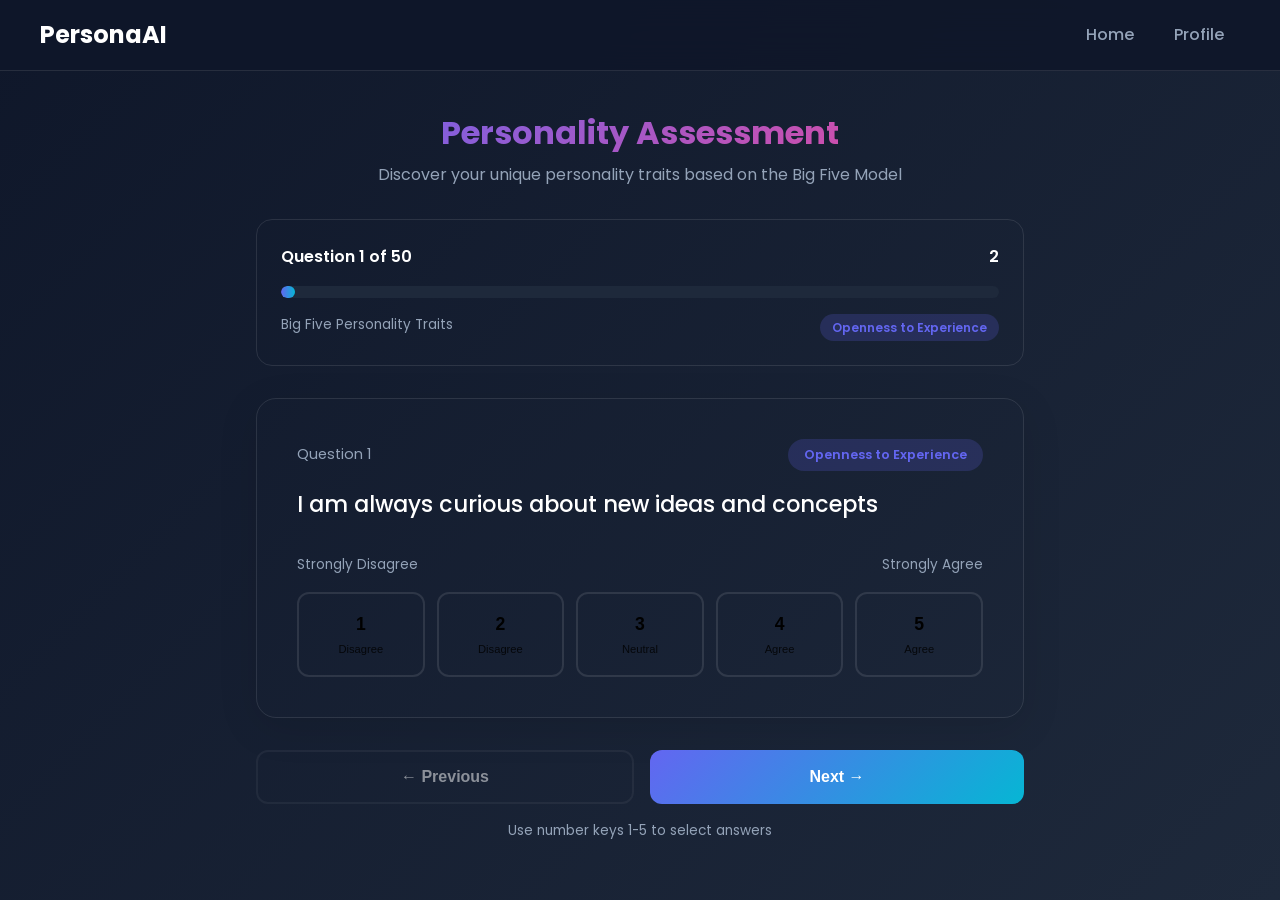
<file: quiz-FIXED.html>
<!DOCTYPE html>
<html lang="en" dir="ltr">
<head>
    <meta charset="UTF-8">
    <meta name="viewport" content="width=device-width, initial-scale=1.0">
    <title>Personality Test - PersonaAI</title>
    <link rel="preconnect" href="https://fonts.googleapis.com">
    <link rel="preconnect" href="https://fonts.gstatic.com" crossorigin>
    <link href="https://fonts.googleapis.com/css2?family=Cairo:wght@400;600;700&family=Poppins:wght@400;500;600;700&display=swap" rel="stylesheet">
    <link rel="stylesheet" href="css/style.css">
    <style>
        .quiz-wrapper {
            min-height: 100vh;
            padding-top: 80px;
            background: linear-gradient(135deg, var(--bg-primary) 0%, var(--bg-secondary) 100%);
        }
        .quiz-container {
            max-width: 800px;
            margin: 0 auto;
            padding: 2rem 1rem;
        }
        .quiz-header {
            text-align: center;
            margin-bottom: 2rem;
        }
        .quiz-header h1 {
            font-size: 2rem;
            margin-bottom: 0.5rem;
            background: var(--gradient-primary);
            -webkit-background-clip: text;
            -webkit-text-fill-color: transparent;
        }
        .quiz-header p {
            color: var(--text-secondary);
        }
        .quiz-progress {
            background: var(--card-bg);
            padding: 1.5rem;
            border-radius: 16px;
            margin-bottom: 2rem;
            border: 1px solid var(--border);
        }
        .progress-info {
            display: flex;
            justify-content: space-between;
            margin-bottom: 1rem;
            font-weight: 600;
        }
        .progress-bar-container {
            height: 12px;
            background: var(--bg-secondary);
            border-radius: 6px;
            overflow: hidden;
        }
        .progress-bar-fill {
            height: 100%;
            background: linear-gradient(90deg, var(--primary) 0%, var(--accent) 100%);
            transition: width 0.5s ease;
            border-radius: 6px;
        }
        .trait-indicator {
            display: flex;
            justify-content: space-between;
            margin-top: 1rem;
            font-size: 0.85rem;
            color: var(--text-secondary);
        }
        .trait-badge {
            padding: 0.25rem 0.75rem;
            border-radius: 20px;
            font-size: 0.75rem;
            font-weight: 600;
        }
        .trait-openness { background: rgba(99, 102, 241, 0.2); color: #6366f1; }
        .trait-conscientiousness { background: rgba(16, 185, 129, 0.2); color: #10b981; }
        .trait-extraversion { background: rgba(245, 158, 11, 0.2); color: #f59e0b; }
        .trait-agreeableness { background: rgba(236, 72, 153, 0.2); color: #ec4899; }
        .trait-neuroticism { background: rgba(239, 68, 68, 0.2); color: #ef4444; }
        .question-card {
            background: var(--card-bg);
            padding: 2.5rem;
            border-radius: 20px;
            margin-bottom: 1.5rem;
            border: 1px solid var(--border);
            box-shadow: 0 10px 40px rgba(0, 0, 0, 0.1);
        }
        .question-meta {
            display: flex;
            justify-content: space-between;
            align-items: center;
            margin-bottom: 1rem;
        }
        .question-number {
            font-size: 0.9rem;
            color: var(--text-secondary);
        }
        .trait-category {
            padding: 0.35rem 1rem;
            border-radius: 20px;
            font-size: 0.8rem;
            font-weight: 600;
        }
        .question-text {
            font-size: 1.4rem;
            font-weight: 500;
            margin-bottom: 2rem;
            line-height: 1.6;
            color: var(--text);
        }
        .scale-indicator {
            display: flex;
            justify-content: space-between;
            margin-bottom: 1rem;
            font-size: 0.85rem;
            color: var(--text-secondary);
        }
        .options {
            display: grid;
            grid-template-columns: repeat(5, 1fr);
            gap: 0.75rem;
        }
        @media (max-width: 600px) {
            .options { grid-template-columns: repeat(5, 1fr); gap: 0.5rem; }
        }
        .option-btn {
            padding: 1.25rem 0.5rem;
            border: 2px solid var(--border);
            background: var(--bg);
            border-radius: 12px;
            cursor: pointer;
            transition: all 0.3s;
            text-align: center;
            font-weight: 600;
            font-size: 1.1rem;
        }
        .option-btn:hover {
            border-color: var(--primary);
            transform: translateY(-2px);
            box-shadow: 0 4px 12px rgba(99, 102, 241, 0.2);
        }
        .option-btn.selected {
            background: linear-gradient(135deg, var(--primary) 0%, var(--accent) 100%);
            color: white;
            border-color: transparent;
            transform: scale(1.05);
        }
        .option-label {
            font-size: 0.7rem;
            display: block;
            margin-top: 0.5rem;
            opacity: 0.8;
            font-weight: 400;
        }
        .nav-buttons {
            display: flex;
            justify-content: space-between;
            gap: 1rem;
            margin-top: 2rem;
        }
        .btn-nav {
            flex: 1;
            padding: 1rem 2rem;
            border-radius: 12px;
            cursor: pointer;
            font-weight: 600;
            font-size: 1rem;
            transition: all 0.3s;
        }
        .btn-prev {
            background: var(--bg);
            border: 2px solid var(--border);
            color: var(--text);
        }
        .btn-prev:hover { border-color: var(--primary); }
        .btn-next {
            background: linear-gradient(135deg, var(--primary) 0%, var(--accent) 100%);
            border: none;
            color: white;
        }
        .btn-next:hover { transform: translateY(-2px); box-shadow: 0 4px 12px rgba(99, 102, 241, 0.3); }
        .loading {
            text-align: center;
            padding: 4rem;
        }
        .spinner {
            width: 60px;
            height: 60px;
            border: 4px solid var(--border);
            border-top-color: var(--primary);
            border-radius: 50%;
            animation: spin 1s linear infinite;
            margin: 0 auto 1.5rem;
        }
        @keyframes spin { to { transform: rotate(360deg); } }
        .loading-text {
            font-size: 1.2rem;
            color: var(--text-secondary);
        }
        .keyboard-hint {
            text-align: center;
            margin-top: 1rem;
            font-size: 0.85rem;
            color: var(--text-secondary);
        }
    </style>
</head>
<body>
    <nav class="navbar">
        <div class="nav-container">
            <a href="index.html" class="logo">PersonaAI</a>
            <div class="nav-menu">
                <ul class="nav-links">
                    <li><a href="index.html" class="nav-link">Home</a></li>
                    <li><a href="profile.html" class="nav-link">Profile</a></li>
                </ul>
            </div>
        </div>
    </nav>

    <div class="quiz-wrapper">
        <div class="quiz-container">
            <div class="quiz-header">
                <h1>Personality Assessment</h1>
                <p>Discover your unique personality traits based on the Big Five Model</p>
            </div>

            <div id="loading" class="loading">
                <div class="spinner"></div>
                <p class="loading-text">Preparing your assessment...</p>
            </div>

            <div id="quiz" style="display: none;">
                <div class="quiz-progress">
                    <div class="progress-info">
                        <span>Question <span id="qNum">1</span> of 50</span>
                        <span id="percent">2%</span>
                    </div>
                    <div class="progress-bar-container">
                        <div class="progress-bar-fill" id="progressFill" style="width: 2%"></div>
                    </div>
                    <div class="trait-indicator">
                        <span>Big Five Personality Traits</span>
                        <span id="traitBadge" class="trait-badge trait-openness">Openness</span>
                    </div>
                </div>

                <div class="question-card">
                    <div class="question-meta">
                        <span class="question-number">Question <span id="questionNum">1</span></span>
                        <span id="traitCategory" class="trait-category trait-openness">Openness to Experience</span>
                    </div>
                    <div class="question-text" id="questionText">Loading question...</div>
                    
                    <div class="scale-indicator">
                        <span>Strongly Disagree</span>
                        <span>Strongly Agree</span>
                    </div>
                    <div class="options" id="options"></div>
                </div>

                <div class="nav-buttons">
                    <button class="btn-nav btn-prev" id="prevBtn" onclick="prevQuestion()">← Previous</button>
                    <button class="btn-nav btn-next" id="nextBtn" onclick="nextQuestion()">Next →</button>
                </div>

                <div class="keyboard-hint">Use number keys 1-5 to select answers</div>
            </div>
        </div>
    </div>

    <script src="js/api-client.js"></script>
    <script src="js/api.js"></script>
    <script>
        const questions = [
            // Openness (1-10)
            { text: "I am always curious about new ideas and concepts", category: "openness", name: "Openness to Experience" },
            { text: "I enjoy trying new and different experiences", category: "openness", name: "Openness to Experience" },
            { text: "I have a vivid imagination and rich fantasy life", category: "openness", name: "Openness to Experience" },
            { text: "I prefer variety to routine", category: "openness", name: "Openness to Experience" },
            { text: "I am interested in art and beauty", category: "openness", name: "Openness to Experience" },
            { text: "I like to analyze problems thoroughly", category: "openness", name: "Openness to Experience" },
            { text: "I enjoy learning new things", category: "openness", name: "Openness to Experience" },
            { text: "I am open to unusual ideas", category: "openness", name: "Openness to Experience" },
            { text: "I like creative expression", category: "openness", name: "Openness to Experience" },
            { text: "I am intellectually curious", category: "openness", name: "Openness to Experience" },
            // Conscientiousness (11-20)
            { text: "I work hard to accomplish my goals", category: "conscientiousness", name: "Conscientiousness" },
            { text: "I keep my promises and commitments", category: "conscientiousness", name: "Conscientiousness" },
            { text: "I am well organized and methodical", category: "conscientiousness", name: "Conscientiousness" },
            { text: "I pay attention to details", category: "conscientiousness", name: "Conscientiousness" },
            { text: "I set high standards for myself", category: "conscientiousness", name: "Conscientiousness" },
            { text: "I am disciplined and focused", category: "conscientiousness", name: "Conscientiousness" },
            { text: "I plan ahead and stick to plans", category: "conscientiousness", name: "Conscientiousness" },
            { text: "I am persistent in achieving my goals", category: "conscientiousness", name: "Conscientiousness" },
            { text: "I prefer following a routine", category: "conscientiousness", name: "Conscientiousness" },
            { text: "I am self-disciplined", category: "conscientiousness", name: "Conscientiousness" },
            // Extraversion (21-30)
            { text: "I am always on the go, full of energy", category: "extraversion", name: "Extraversion" },
            { text: "I enjoy being around lots of people", category: "extraversion", name: "Extraversion" },
            { text: "I like to talk and socialize with others", category: "extraversion", name: "Extraversion" },
            { text: "I am enthusiastic and full of cheer", category: "extraversion", name: "Extraversion" },
            { text: "I make friends easily", category: "extraversion", name: "Extraversion" },
            { text: "I am energetic and active", category: "extraversion", name: "Extraversion" },
            { text: "I enjoy social gatherings and parties", category: "extraversion", name: "Extraversion" },
            { text: "I am talkative and expressive", category: "extraversion", name: "Extraversion" },
            { text: "I love excitement and new adventures", category: "extraversion", name: "Extraversion" },
            { text: "I am optimistic and positive", category: "extraversion", name: "Extraversion" },
            // Agreeableness (31-40)
            { text: "I am considerate and helpful to others", category: "agreeableness", name: "Agreeableness" },
            { text: "I trust others and give them the benefit of the doubt", category: "agreeableness", name: "Agreeableness" },
            { text: "I am forgiving and willing to reconcile", category: "agreeableness", name: "Agreeableness" },
            { text: "I care about others and their feelings", category: "agreeableness", name: "Agreeableness" },
            { text: "I am easy-going and laid-back", category: "agreeableness", name: "Agreeableness" },
            { text: "I am cooperative and team-oriented", category: "agreeableness", name: "Agreeableness" },
            { text: "I am generous and charitable", category: "agreeableness", name: "Agreeableness" },
            { text: "I value harmony and peace", category: "agreeableness", name: "Agreeableness" },
            { text: "I am patient with others", category: "agreeableness", name: "Agreeableness" },
            { text: "I try to see the best in people", category: "agreeableness", name: "Agreeableness" },
            // Neuroticism (41-50)
            { text: "I handle stress and pressure well", category: "neuroticism", name: "Emotional Stability" },
            { text: "I stay calm under pressure", category: "neuroticism", name: "Emotional Stability" },
            { text: "I am emotionally stable and secure", category: "neuroticism", name: "Emotional Stability" },
            { text: "I rarely feel anxious or worried", category: "neuroticism", name: "Emotional Stability" },
            { text: "I am comfortable with myself and who I am", category: "neuroticism", name: "Emotional Stability" },
            { text: "I do not worry about things I cannot change", category: "neuroticism", name: "Emotional Stability" },
            { text: "I accept people as they are", category: "neuroticism", name: "Emotional Stability" },
            { text: "I am confident in my abilities", category: "neuroticism", name: "Emotional Stability" },
            { text: "I handle criticism well", category: "neuroticism", name: "Emotional Stability" },
            { text: "I bounce back from setbacks quickly", category: "neuroticism", name: "Emotional Stability" }
        ];

        const categoryColors = {
            openness: { class: 'trait-openness', bg: '#6366f1' },
            conscientiousness: { class: 'trait-conscientiousness', bg: '#10b981' },
            extraversion: { class: 'trait-extraversion', bg: '#f59e0b' },
            agreeableness: { class: 'trait-agreeableness', bg: '#ec4899' },
            neuroticism: { class: 'trait-neuroticism', bg: '#ef4444' }
        };

        let answers = new Array(50).fill(0);
        let currentQuestion = 0;

        function loadQuiz() {
            document.getElementById('loading').style.display = 'none';
            document.getElementById('quiz').style.display = 'block';
            showQuestion(0);
        }

        function showQuestion(index) {
            currentQuestion = index;
            const q = questions[index];
            const color = categoryColors[q.category];
            
            document.getElementById('questionNum').textContent = index + 1;
            document.getElementById('qNum').textContent = index + 1;
            document.getElementById('questionText').textContent = q.text;
            document.getElementById('percent').textContent = Math.round(((index + 1) / questions.length) * 100);
            document.getElementById('progressFill').style.width = ((index + 1) / questions.length * 100) + '%';
            
            // Update trait badges
            const traitBadge = document.getElementById('traitBadge');
            const traitCategory = document.getElementById('traitCategory');
            traitBadge.textContent = q.name;
            traitBadge.className = `trait-badge ${color.class}`;
            traitCategory.textContent = q.name;
            traitCategory.className = `trait-category ${color.class}`;

            const optionsHtml = [1,2,3,4,5].map(val => `
                <button class="option-btn ${answers[index] === val ? 'selected' : ''}" onclick="selectOption(${val})" data-key="${val}">
                    ${val}
                    <span class="option-label">${val === 1 ? 'Disagree' : val === 5 ? 'Agree' : val === 3 ? 'Neutral' : val < 3 ? 'Disagree' : 'Agree'}</span>
                </button>
            `).join('');
            document.getElementById('options').innerHTML = optionsHtml;

            document.getElementById('prevBtn').style.opacity = index === 0 ? '0.5' : '1';
            document.getElementById('nextBtn').textContent = index === questions.length - 1 ? 'Submit Quiz' : 'Next →';
        }

        function selectOption(val) {
            answers[currentQuestion] = val;
            showQuestion(currentQuestion);
        }

        function prevQuestion() {
            if (currentQuestion > 0) showQuestion(currentQuestion - 1);
        }

        function nextQuestion() {
            if (currentQuestion < questions.length - 1) {
                showQuestion(currentQuestion + 1);
            } else {
                submitQuiz();
            }
        }

        // Keyboard support
        document.addEventListener('keydown', (e) => {
            if (e.key >= '1' && e.key <= '5') {
                selectOption(parseInt(e.key));
            } else if (e.key === 'ArrowRight' || e.key === 'Enter') {
                nextQuestion();
            } else if (e.key === 'ArrowLeft') {
                prevQuestion();
            }
        });

        async function submitQuiz() {
            if (answers.includes(0)) {
                alert('Please answer all questions before submitting!');
                return;
            }

            document.getElementById('quiz').style.display = 'none';
            document.getElementById('loading').style.display = 'block';
            document.getElementById('loading').innerHTML = '<div class="spinner"></div><p class="loading-text">Analyzing your personality...</p>';

            try {
                const data = await api.analyze({ answers });
                const traits = data.traits;
                
                localStorage.setItem('personality_traits', JSON.stringify(traits));
                localStorage.setItem('answers', JSON.stringify(answers));
                localStorage.setItem('quizCompleted', 'true');
                
                const user = JSON.parse(localStorage.getItem('user'));
                if (user && user.email) {
                    await api.savePersonality({ email: user.email, traits });
                }
                
                window.location.href = 'results.html';
            } catch (e) {
                const traits = {
                    openness: answers.slice(0, 10).reduce((a, b) => a + b, 0) / 10 * 20,
                    conscientiousness: answers.slice(10, 20).reduce((a, b) => a + b, 0) / 10 * 20,
                    extraversion: answers.slice(20, 30).reduce((a, b) => a + b, 0) / 10 * 20,
                    agreeableness: answers.slice(30, 40).reduce((a, b) => a + b, 0) / 10 * 20,
                    neuroticism: answers.slice(40, 50).reduce((a, b) => a + b, 0) / 10 * 20
                };
                localStorage.setItem('personality_traits', JSON.stringify(traits));
                localStorage.setItem('answers', JSON.stringify(answers));
                localStorage.setItem('quizCompleted', 'true');
                window.location.href = 'results.html';
            }
        }

        setTimeout(loadQuiz, 500);
    </script>
</body>
</html>
</file>
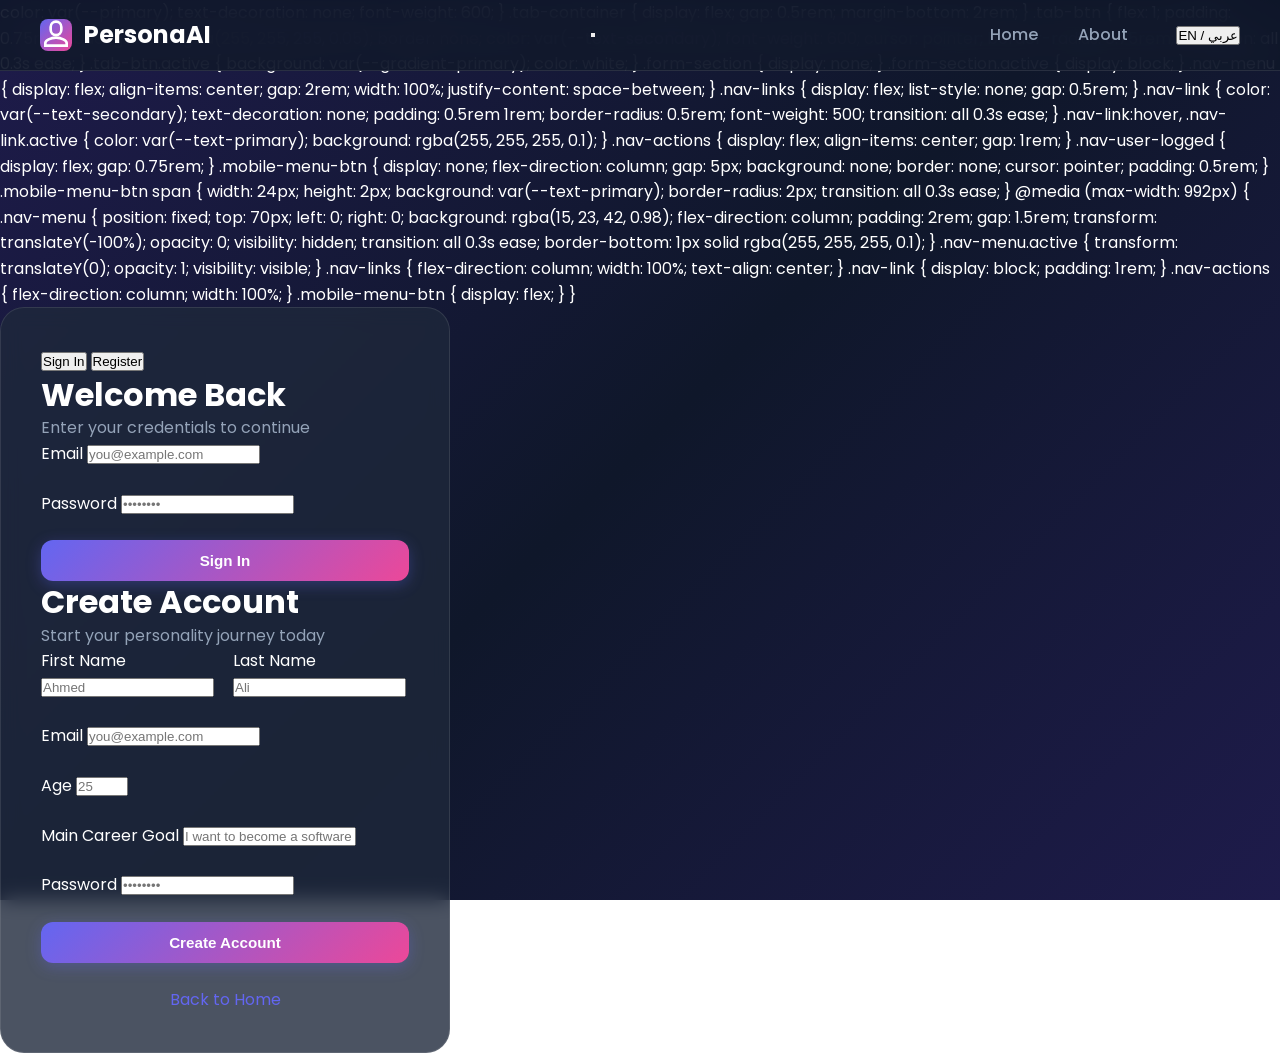
<file: results.html>
<!DOCTYPE html>
<html lang="en" dir="ltr">
<head>
    <meta charset="UTF-8">
    <meta name="viewport" content="width=device-width, initial-scale=1.0">
    <title>Your Results - PersonaAI</title>
    <link rel="preconnect" href="https://fonts.googleapis.com">
    <link rel="preconnect" href="https://fonts.gstatic.com" crossorigin>
    <link href="https://fonts.googleapis.com/css2?family=Cairo:wght@400;600;700&family=Poppins:wght@400;500;600;700&display=swap" rel="stylesheet">
    <link rel="stylesheet" href="css/style.css">
    <style>
        .page-content {
            padding-top: 100px;
            min-height: 100vh;
        }
        
        .results-container {
            max-width: 900px;
            margin: 0 auto;
            padding: 2rem;
            animation: fadeIn 0.5s ease;
        }
        
        @keyframes fadeIn {
            from { opacity: 0; transform: translateY(20px); }
            to { opacity: 1; transform: translateY(0); }
        }
        
        .results-header {
            text-align: center;
            margin-bottom: 2.5rem;
        }
        
        .results-header h1 {
            font-size: 2.5rem;
            background: var(--gradient-primary);
            -webkit-background-clip: text;
            -webkit-text-fill-color: transparent;
            background-clip: text;
            margin-bottom: 0.5rem;
        }
        
        .results-header p {
            color: var(--text-secondary);
            font-size: 1.1rem;
        }
        
        .section-card {
            background: var(--bg-card);
            border: 1px solid rgba(255, 255, 255, 0.1);
            border-radius: 1.5rem;
            padding: 2rem;
            margin-bottom: 2rem;
            backdrop-filter: blur(10px);
            transition: all 0.3s ease;
        }
        
        .section-card:hover {
            border-color: var(--primary);
        }
        
        .section-card h2 {
            font-size: 1.5rem;
            color: var(--primary);
            margin-bottom: 1.5rem;
        }
        
        .welcome-card {
            text-align: center;
            padding: 2rem;
        }
        
        .welcome-card h2 {
            margin-bottom: 1rem;
        }
        
        .welcome-card p {
            color: var(--text-secondary);
            margin-bottom: 1.5rem;
        }
        
        .personality-type-display {
            text-align: center;
            padding: 2rem;
            background: linear-gradient(135deg, rgba(99, 102, 241, 0.15) 0%, rgba(236, 72, 153, 0.15) 100%);
            border-radius: 1rem;
            margin-bottom: 1.5rem;
        }
        
        .personality-type-display h3 {
            font-size: 1.5rem;
            color: var(--secondary);
            margin-bottom: 0.5rem;
        }
        
        .personality-type-display p {
            color: var(--text-secondary);
        }
        
        .trait-row {
            margin-bottom: 1.25rem;
        }
        
        .trait-header {
            display: flex;
            justify-content: space-between;
            align-items: center;
            margin-bottom: 0.5rem;
        }
        
        .trait-name {
            font-weight: 600;
            font-size: 1.1rem;
        }
        
        .trait-score {
            color: var(--primary);
            font-weight: 700;
            font-size: 1.2rem;
        }
        
        .trait-bar-bg {
            background: rgba(255, 255, 255, 0.1);
            border-radius: 10px;
            height: 20px;
            overflow: hidden;
        }
        
        .trait-bar {
            height: 100%;
            background: var(--gradient-primary);
            border-radius: 10px;
            transition: width 1s ease;
        }
        
        .career-grid-results {
            display: grid;
            grid-template-columns: repeat(auto-fit, minmax(280px, 1fr));
            gap: 1.5rem;
        }
        
        .career-item {
            background: rgba(255, 255, 255, 0.05);
            border: 1px solid rgba(255, 255, 255, 0.1);
            border-radius: 1rem;
            padding: 1.5rem;
            transition: all 0.3s ease;
        }
        
        .career-item:hover {
            border-color: var(--primary);
            transform: translateY(-5px);
            box-shadow: 0 10px 30px rgba(99, 102, 241, 0.2);
        }
        
        .career-title {
            font-size: 1.2rem;
            font-weight: 700;
            color: var(--primary);
            margin-bottom: 0.75rem;
        }
        
        .career-match-badge {
            display: inline-block;
            background: var(--gradient-primary);
            color: white;
            padding: 0.25rem 0.75rem;
            border-radius: 1rem;
            font-size: 0.85rem;
            font-weight: 600;
            margin-bottom: 0.75rem;
        }
        
        .career-description {
            color: var(--text-secondary);
            font-size: 0.95rem;
            line-height: 1.5;
            margin-bottom: 1rem;
        }
        
        .skills-container {
            display: flex;
            flex-wrap: wrap;
            gap: 0.5rem;
        }
        
        .skill-tag {
            background: rgba(99, 102, 241, 0.2);
            color: var(--primary);
            padding: 0.25rem 0.75rem;
            border-radius: 1rem;
            font-size: 0.8rem;
            font-weight: 500;
        }
        
        .understand-card {
            padding: 2rem;
        }
        
        .understand-card p {
            color: var(--text-secondary);
            line-height: 1.8;
        }
        
        .understand-card .trait-desc {
            margin-bottom: 1.5rem;
            padding-left: 1rem;
            border-left: 3px solid var(--primary);
        }
        
        .no-results {
            text-align: center;
            padding: 4rem 2rem;
        }
        
        .no-results h2 {
            font-size: 1.5rem;
            margin-bottom: 1rem;
            color: var(--secondary);
        }
        
        .no-results p {
            color: var(--text-secondary);
            margin-bottom: 2rem;
        }
        
        .action-buttons {
            display: flex;
            gap: 1.5rem;
            justify-content: center;
            margin-top: 2rem;
            flex-wrap: wrap;
        }
        
        .action-btn {
            padding: 1rem 2rem;
            border: none;
            border-radius: 3rem;
            font-size: 1rem;
            font-weight: 600;
            cursor: pointer;
            transition: all 0.3s ease;
            text-decoration: none;
            text-align: center;
        }
        
        .btn-action-primary {
            background: var(--gradient-primary);
            color: white;
            box-shadow: 0 4px 20px rgba(99, 102, 241, 0.4);
        }
        
        .btn-action-primary:hover {
            transform: translateY(-3px);
            box-shadow: 0 8px 30px rgba(99, 102, 241, 0.6);
        }
        
        .btn-action-secondary {
            background: rgba(255, 255, 255, 0.1);
            color: white;
            border: 2px solid rgba(255, 255, 255, 0.2);
        }
        
        .btn-action-secondary:hover {
            background: rgba(255, 255, 255, 0.2);
            border-color: var(--primary);
        }
        
        @media (max-width: 768px) {
            .results-container {
                padding: 1rem;
            }
            
            .career-grid-results {
                grid-template-columns: 1fr;
            }
            
            .action-buttons {
                flex-direction: column;
            }
            
            .action-btn {
                width: 100%;
            }
        }
    </style>
</head>
<body>
    <nav class="navbar">
        <div class="nav-container">
            <a href="index.html" class="logo">
                <svg class="logo-icon" viewBox="0 0 24 24" fill="none" stroke="currentColor" stroke-width="2">
                    <path d="M12 2a4 4 0 0 1 4 4v2a4 4 0 0 1-8 0V6a4 4 0 0 1 4-4z"/>
                    <path d="M12 14c-4 0-8 2-8 4v2h16v-2c0-2-4-4-8-4z"/>
                </svg>
                <span data-i18n="logo">PersonaAI</span>
            </a>
            
            <button class="mobile-menu-btn" onclick="toggleMobileMenu()">
                <span></span>
                <span></span>
                <span></span>
            </button>
            
            <div class="nav-menu" id="navMenu">
                <ul class="nav-links">
                    <li><a href="index.html" class="nav-link">Home</a></li>
                    <li><a href="index.html#about" class="nav-link">About</a></li>
                </ul>
                
                <div class="nav-actions">
                    <div class="nav-user" id="navUserResults">
                        <a href="profile.html" class="nav-profile-link">
                            <div class="user-avatar" id="userAvatar">U</div>
                            <span class="user-name" id="userName">User</span>
                        </a>
                        <a href="#" class="btn btn-outline btn-logout" onclick="handleLogout()">
                            <svg viewBox="0 0 24 24" fill="none" stroke="currentColor" stroke-width="2">
                                <path d="M9 21H5a2 2 0 0 1-2-2V5a2 2 0 0 1 2-2h4"/>
                                <polyline points="16,17 21,12 16,7"/>
                                <line x1="21" y1="12" x2="9" y2="12"/>
                            </svg>
                        </a>
                    </div>
                    
                    <button class="lang-toggle" onclick="toggleLanguage()">
                        <span class="lang-en">EN</span>
                        <span class="lang-separator">/</span>
                        <span class="lang-ar">عربي</span>
                    </button>
                </div>
            </div>
        </div>
    </nav>

    <div class="page-content">
        <div class="results-container">
            <div class="results-header">
                <h1 data-i18n="resultsTitle">Your Personality Profile</h1>
                <p data-i18n="bigFive">Based on the Big Five Personality Model</p>
            </div>
            
            <div id="resultsContent"></div>
            
            <div class="action-buttons">
                <a href="quiz-FIXED.html" class="action-btn btn-action-secondary" data-i18n="retakeQuiz">Retake Quiz</a>
                <a href="index.html" class="action-btn btn-action-primary" data-i18n="exploreMore">Explore More</a>
            </div>
        </div>
    </div>
    
    <script src="js/api-client.js"></script>
    <script src="js/i18n.js"></script>
    <script src="js/main.js"></script>
    <script>
        document.addEventListener('DOMContentLoaded', () => {
            initResultsAuth();
            loadResults();
        });
        
        function initResultsAuth() {
            const user = JSON.parse(localStorage.getItem('user') || '{}');
            if (!user.email) {
                window.location.href = 'login.html';
                return;
            }
            
            const userAvatar = document.getElementById('userAvatar');
            const userName = document.getElementById('userName');
            if (user.name) {
                userAvatar.textContent = user.name.charAt(0).toUpperCase();
                userName.textContent = user.name.split(' ')[0];
            }
        }
        
        const careers = [
            {
                name: "Software Engineer",
                traits: { openness: 60, conscientiousness: 70, extraversion: 40 },
                skills: ["Python", "JavaScript", "Problem Solving"],
                description: "Design and build software solutions"
            },
            {
                name: "Data Scientist",
                traits: { openness: 70, conscientiousness: 60, extraversion: 35 },
                skills: ["Python", "Statistics", "Machine Learning"],
                description: "Analyze data to find patterns and insights"
            },
            {
                name: "AI/ML Engineer",
                traits: { openness: 80, conscientiousness: 65, extraversion: 30 },
                skills: ["Python", "TensorFlow", "Deep Learning"],
                description: "Build intelligent systems and AI models"
            },
            {
                name: "UX Designer",
                traits: { openness: 80, conscientiousness: 50, extraversion: 55 },
                skills: ["Figma", "User Research", "Prototyping"],
                description: "Create user-friendly digital experiences"
            },
            {
                name: "Project Manager",
                traits: { conscientiousness: 80, extraversion: 60, agreeableness: 65 },
                skills: ["Leadership", "Communication", "Organization"],
                description: "Lead teams and manage projects"
            },
            {
                name: "Marketing Manager",
                traits: { extraversion: 75, openness: 60, agreeableness: 55 },
                skills: ["Communication", "Analytics", "Creativity"],
                description: "Develop marketing strategies and campaigns"
            }
        ];
        
        function loadResults() {
            const answers = JSON.parse(localStorage.getItem('answers') || localStorage.getItem('quiz_answers'));
            const completed = localStorage.getItem('quizCompleted') || localStorage.getItem('quiz_completed');
            
            if (!answers || !completed) {
                showNoResults();
                return;
            }
            
            const traits = calculateTraits(answers);
            localStorage.setItem('personality_traits', JSON.stringify(traits));
            localStorage.setItem('quizCompleted', 'true');
            displayResults(traits);
        }
        
        function calculateTraits(answers) {
            return {
                openness: Math.round(answers.slice(0, 10).reduce((a, b) => a + b, 0) / 10 * 20),
                conscientiousness: Math.round(answers.slice(10, 20).reduce((a, b) => a + b, 0) / 10 * 20),
                extraversion: Math.round(answers.slice(20, 30).reduce((a, b) => a + b, 0) / 10 * 20),
                agreeableness: Math.round(answers.slice(30, 40).reduce((a, b) => a + b, 0) / 10 * 20),
                neuroticism: Math.round(answers.slice(40, 50).reduce((a, b) => a + b, 0) / 10 * 20)
            };
        }
        
        function getPersonalityType(traits) {
            const types = [];
            
            if (traits.openness > 60) types.push("Explorer");
            if (traits.conscientiousness > 60) types.push("Achiever");
            if (traits.extraversion > 60) types.push("Socializer");
            if (traits.agreeableness > 60) types.push("Helper");
            if (traits.neuroticism < 40) types.push("Stabilizer");
            
            if (types.length === 0) types.push("Balanced");
            
            return types.slice(0, 2).join(" & ");
        }
        
        function matchCareers(traits) {
            return careers.map(career => {
                let score = 0;
                let total = 0;
                
                for (let trait in career.traits) {
                    const diff = Math.abs(traits[trait] - career.traits[trait]);
                    score += (100 - diff);
                    total += 100;
                }
                
                const matchScore = Math.round((score / total) * 100);
                
                return { ...career, matchScore };
            }).sort((a, b) => b.matchScore - a.matchScore).slice(0, 4);
        }
        
        function displayResults(traits) {
            const currentLang = localStorage.getItem('lang') || 'en';
            const t = translations[currentLang];
            const personalityType = getPersonalityType(traits);
            const matchedCareers = matchCareers(traits);
            const user = JSON.parse(localStorage.getItem('user') || '{}');
            const firstName = user.name ? user.name.split(' ')[0] : '';
            
            const html = `
                <div class="section-card welcome-card">
                    <h2>${t.welcomeBack || 'Welcome'}${firstName ? ', ' + firstName : ''}!</h2>
                    <p>${t.analysisComplete || t.viewResults}</p>
                    <a href="profile.html" class="action-btn btn-action-primary" style="display: inline-block; text-decoration: none;">
                        ${t.viewProfile || t.viewResults} →
                    </a>
                </div>
                
                <div class="section-card">
                    <h2>${t.yourTraits || t.myTraits}</h2>
                    
                    <div class="personality-type-display">
                        <h3>${personalityType}</h3>
                        <p>${t.yourDominant || t.dominantType}</p>
                    </div>
                    
                    ${displayTrait(traits.openness, t.openness, t.opennessDesc)}
                    ${displayTrait(traits.conscientiousness, t.conscientiousness, t.conscientiousnessDesc)}
                    ${displayTrait(traits.extraversion, t.extraversion, t.extraversionDesc)}
                    ${displayTrait(traits.agreeableness, t.agreeableness, t.agreeablenessDesc)}
                    ${displayTrait(traits.neuroticism, t.neuroticism, t.neuroticismDesc)}
                </div>
                
                <div class="section-card">
                    <h2>${t.careerRecommendations || t.myCareers}</h2>
                    <p style="color: var(--text-secondary); margin-bottom: 1.5rem;">${t.basedOnTraits}</p>
                    
                    <div class="career-grid-results">
                        ${matchedCareers.map(career => `
                            <div class="career-item">
                                <div class="career-title">${career.name}</div>
                                <span class="career-match-badge">${career.matchScore}% Match</span>
                                <p class="career-description">${career.description}</p>
                                <div class="skills-container">
                                    ${career.skills.map(skill => `<span class="skill-tag">${skill}</span>`).join('')}
                                </div>
                            </div>
                        `).join('')}
                    </div>
                </div>
                
                <div class="section-card understand-card">
                    <h2>${t.understandingTraits}</h2>
                    <p class="trait-desc">${t.opennessDesc}</p>
                    <p class="trait-desc">${t.conscientiousnessDesc}</p>
                    <p class="trait-desc">${t.extraversionDesc}</p>
                    <p class="trait-desc">${t.agreeablenessDesc}</p>
                    <p class="trait-desc">${t.neuroticismDesc}</p>
                </div>
            `;
            
            document.getElementById('resultsContent').innerHTML = html;
        }
        
        function displayTrait(value, name, desc) {
            return `
                <div class="trait-row">
                    <div class="trait-header">
                        <span class="trait-name">${name}</span>
                        <span class="trait-score">${value}%</span>
                    </div>
                    <div class="trait-bar-bg">
                        <div class="trait-bar" style="width: ${value}%"></div>
                    </div>
                </div>
            `;
        }
        
        function showNoResults() {
            const currentLang = localStorage.getItem('lang') || 'en';
            const t = translations[currentLang];
            
            document.getElementById('resultsContent').innerHTML = `
                <div class="section-card no-results">
                    <h2>${t.noResults}</h2>
                    <p>You haven't completed the personality quiz yet.</p>
                    <a href="quiz-FIXED.html" class="action-btn btn-action-primary">
                        ${t.takeQuiz} →
                    </a>
                </div>
            `;
        }
    </script>
</body>
</html>
</file>
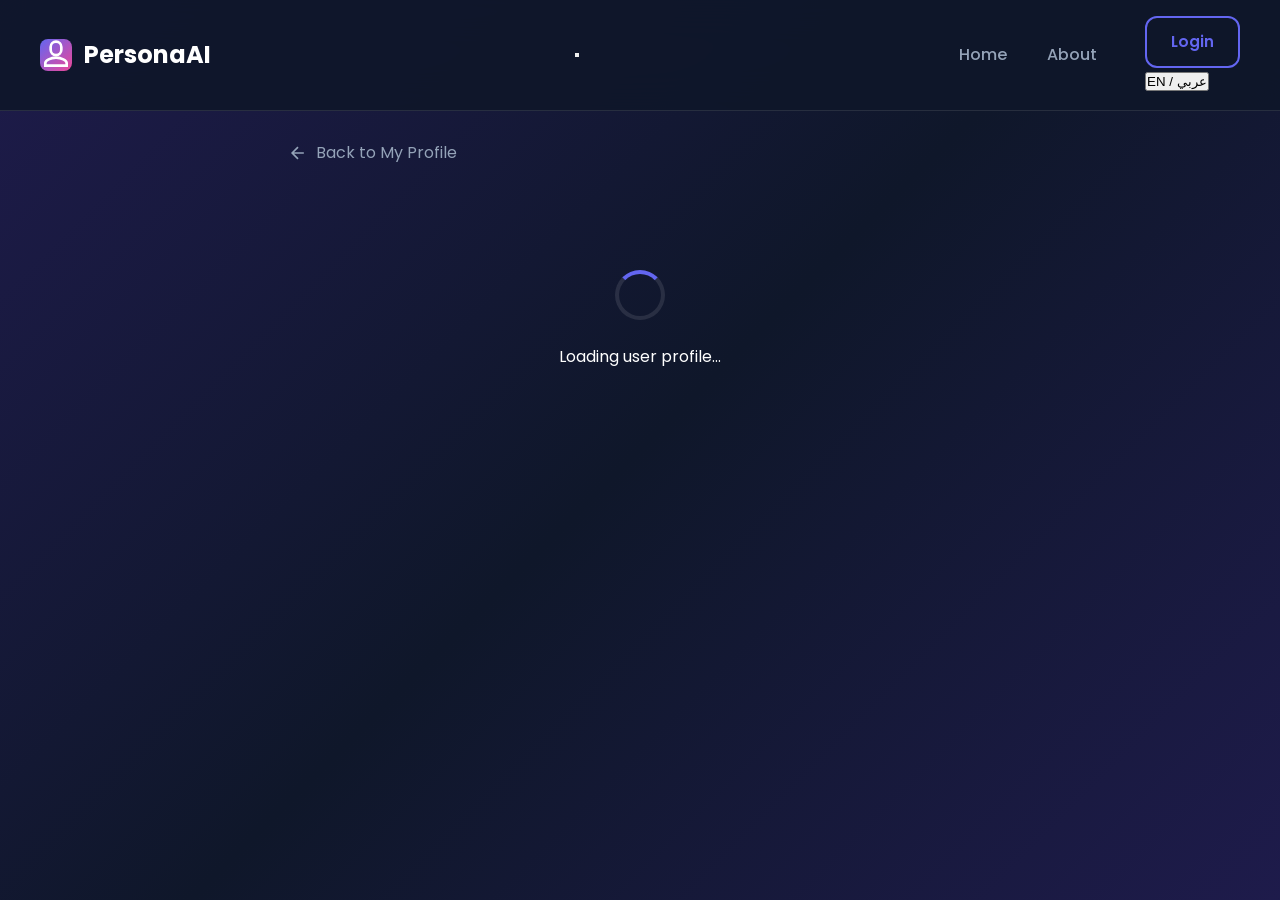
<file: user-profile.html>
<!DOCTYPE html>
<html lang="en" dir="ltr">
<head>
    <meta charset="UTF-8">
    <meta name="viewport" content="width=device-width, initial-scale=1.0">
    <title>User Profile - PersonaAI</title>
    <link rel="preconnect" href="https://fonts.googleapis.com">
    <link rel="preconnect" href="https://fonts.gstatic.com" crossorigin>
    <link href="https://fonts.googleapis.com/css2?family=Cairo:wght@400;600;700&family=Poppins:wght@400;500;600;700&display=swap" rel="stylesheet">
    <link rel="stylesheet" href="css/style.css">
    <style>
        .page-content {
            padding-top: 100px;
            min-height: 100vh;
        }
        
        .user-profile-container {
            max-width: 800px;
            margin: 0 auto;
            padding: 2rem;
            animation: fadeIn 0.5s ease;
        }
        
        @keyframes fadeIn {
            from { opacity: 0; transform: translateY(20px); }
            to { opacity: 1; transform: translateY(0); }
        }
        
        .back-btn {
            display: inline-flex;
            align-items: center;
            gap: 0.5rem;
            color: var(--text-secondary);
            text-decoration: none;
            margin-bottom: 2rem;
            padding: 0.5rem 1rem;
            border-radius: 0.5rem;
            transition: all 0.3s ease;
        }
        
        .back-btn:hover {
            color: var(--text-primary);
            background: rgba(255, 255, 255, 0.1);
        }
        
        .back-btn svg {
            width: 20px;
            height: 20px;
        }
        
        .user-profile-header {
            text-align: center;
            margin-bottom: 2rem;
        }
        
        .user-avatar-large {
            width: 120px;
            height: 120px;
            background: var(--gradient-primary);
            border-radius: 50%;
            display: flex;
            align-items: center;
            justify-content: center;
            font-size: 3rem;
            font-weight: 700;
            margin: 0 auto 1.5rem;
            box-shadow: 0 10px 40px rgba(99, 102, 241, 0.4);
        }
        
        .user-profile-name {
            font-size: 2rem;
            font-weight: 700;
            margin-bottom: 0.5rem;
        }
        
        .user-profile-email {
            color: var(--text-secondary);
            font-size: 1rem;
            margin-bottom: 1rem;
        }
        
        .personality-badge {
            display: inline-block;
            background: linear-gradient(135deg, rgba(99, 102, 241, 0.2) 0%, rgba(236, 72, 153, 0.2) 100%);
            border: 1px solid var(--primary);
            color: var(--primary);
            padding: 0.5rem 1.5rem;
            border-radius: 2rem;
            font-weight: 600;
            margin-bottom: 1rem;
        }
        
        .similarity-display {
            background: rgba(16, 185, 129, 0.1);
            border: 1px solid #10b981;
            border-radius: 1rem;
            padding: 1rem 1.5rem;
            margin-top: 1rem;
            display: inline-block;
        }
        
        .similarity-display span {
            color: #10b981;
            font-weight: 700;
            font-size: 1.25rem;
        }
        
        .profile-section {
            background: var(--bg-card);
            border: 1px solid rgba(255, 255, 255, 0.1);
            border-radius: 1.5rem;
            padding: 2rem;
            margin-bottom: 1.5rem;
            backdrop-filter: blur(10px);
        }
        
        .profile-section h2 {
            font-size: 1.3rem;
            color: var(--primary);
            margin-bottom: 1.5rem;
        }
        
        .detail-row {
            display: flex;
            justify-content: space-between;
            padding: 0.75rem 0;
            border-bottom: 1px solid rgba(255, 255, 255, 0.1);
        }
        
        .detail-row:last-child {
            border-bottom: none;
        }
        
        .detail-label-info {
            color: var(--text-secondary);
        }
        
        .detail-value-info {
            font-weight: 600;
            color: var(--text-primary);
        }
        
        .trait-row {
            margin-bottom: 1.25rem;
        }
        
        .trait-header {
            display: flex;
            justify-content: space-between;
            margin-bottom: 0.5rem;
        }
        
        .trait-name {
            font-weight: 600;
        }
        
        .trait-score {
            color: var(--primary);
            font-weight: 700;
        }
        
        .trait-bar-bg {
            background: rgba(255, 255, 255, 0.1);
            border-radius: 10px;
            height: 20px;
            overflow: hidden;
        }
        
        .trait-bar {
            height: 100%;
            background: var(--gradient-primary);
            border-radius: 10px;
            transition: width 1s ease;
        }
        
        .connect-btn {
            display: block;
            width: 100%;
            padding: 1rem 2rem;
            background: var(--gradient-primary);
            color: white;
            border: none;
            border-radius: 3rem;
            font-size: 1rem;
            font-weight: 600;
            cursor: pointer;
            text-align: center;
            text-decoration: none;
            transition: all 0.3s ease;
            margin-top: 1rem;
        }
        
        .connect-btn:hover {
            transform: translateY(-3px);
            box-shadow: 0 8px 30px rgba(99, 102, 241, 0.6);
        }
        
        .empty-state {
            text-align: center;
            padding: 4rem 2rem;
        }
        
        .empty-state-icon {
            font-size: 4rem;
            margin-bottom: 1rem;
            opacity: 0.5;
        }
        
        .loading-state {
            text-align: center;
            padding: 4rem 2rem;
        }
        
        .spinner {
            width: 50px;
            height: 50px;
            border: 4px solid rgba(255, 255, 255, 0.1);
            border-top-color: var(--primary);
            border-radius: 50%;
            animation: spin 1s linear infinite;
            margin: 0 auto 1.5rem;
        }
        
        @keyframes spin {
            to { transform: rotate(360deg); }
        }
        
        @media (max-width: 768px) {
            .user-profile-container {
                padding: 1rem;
            }
            
            .detail-row {
                flex-direction: column;
                gap: 0.5rem;
            }
        }
    </style>
</head>
<body>
    <nav class="navbar">
        <div class="nav-container">
            <a href="index.html" class="logo">
                <svg class="logo-icon" viewBox="0 0 24 24" fill="none" stroke="currentColor" stroke-width="2">
                    <path d="M12 2a4 4 0 0 1 4 4v2a4 4 0 0 1-8 0V6a4 4 0 0 1 4-4z"/>
                    <path d="M12 14c-4 0-8 2-8 4v2h16v-2c0-2-4-4-8-4z"/>
                </svg>
                <span data-i18n="logo">PersonaAI</span>
            </a>
            
            <button class="mobile-menu-btn" onclick="toggleMobileMenu()">
                <span></span>
                <span></span>
                <span></span>
            </button>
            
            <div class="nav-menu" id="navMenu">
                <ul class="nav-links">
                    <li><a href="index.html" class="nav-link">Home</a></li>
                    <li><a href="index.html#about" class="nav-link">About</a></li>
                </ul>
                
                <div class="nav-actions">
                    <div class="nav-user" id="navUser" style="display: none;">
                        <a href="profile.html" class="nav-profile-link">
                            <div class="user-avatar" id="userAvatar">U</div>
                            <span class="user-name" id="userName">User</span>
                        </a>
                        <a href="#" class="btn btn-outline btn-logout" onclick="handleLogout()">
                            <svg viewBox="0 0 24 24" fill="none" stroke="currentColor" stroke-width="2">
                                <path d="M9 21H5a2 2 0 0 1-2-2V5a2 2 0 0 1 2-2h4"/>
                                <polyline points="16,17 21,12 16,7"/>
                                <line x1="21" y1="12" x2="9" y2="12"/>
                            </svg>
                        </a>
                    </div>
                    <div id="navAuth">
                        <a href="login.html" class="btn btn-outline">Login</a>
                    </div>
                    
                    <button class="lang-toggle" onclick="toggleLanguage()">
                        <span class="lang-en">EN</span>
                        <span class="lang-separator">/</span>
                        <span class="lang-ar">عربي</span>
                    </button>
                </div>
            </div>
        </div>
    </nav>

    <div class="page-content">
        <div class="user-profile-container">
            <a href="profile.html" class="back-btn">
                <svg viewBox="0 0 24 24" fill="none" stroke="currentColor" stroke-width="2">
                    <path d="M19 12H5M12 19l-7-7 7-7"/>
                </svg>
                <span data-i18n="backToProfile">Back to My Profile</span>
            </a>
            
            <div id="loading">
                <div class="loading-state">
                    <div class="spinner"></div>
                    <p data-i18n="loadingUserProfile">Loading user profile...</p>
                </div>
            </div>
            
            <div id="content" style="display: none;">
                <div class="user-profile-header">
                    <div class="user-avatar-large" id="userAvatarLarge">U</div>
                    <h1 class="user-profile-name" id="profileUserName">Loading...</h1>
                    <p class="user-profile-email" id="profileUserEmail"></p>
                    <div class="personality-badge" id="personalityType">Loading...</div>
                    <div class="similarity-display">
                        <span id="similarityScore">0%</span> <span data-i18n="similarToYou">Similar to You</span>
                    </div>
                </div>
                
                <div class="profile-section">
                    <h2 data-i18n="aboutUser">About</h2>
                    <div class="detail-row">
                        <span class="detail-label-info" data-i18n="ageLabel">Age</span>
                        <span class="detail-value-info" id="profileUserAge">-</span>
                    </div>
                    <div class="detail-row">
                        <span class="detail-label-info" data-i18n="careerGoal">Career Goal</span>
                        <span class="detail-value-info" id="profileUserGoal">-</span>
                    </div>
                </div>
                
                <div class="profile-section" id="traitsSection" style="display: none;">
                    <h2 data-i18n="personalityTraits">Personality Traits</h2>
                    <div id="traitsContainer"></div>
                </div>
                
                <a href="profile.html" class="connect-btn" data-i18n="findMore">Find More Similar People</a>
            </div>
            
            <div id="error" class="empty-state" style="display: none;">
                <div class="empty-state-icon">😕</div>
                <h2 data-i18n="userNotFound">User Not Found</h2>
                <p data-i18n="userNotFoundDesc">This user profile could not be loaded.</p>
                <a href="profile.html" class="connect-btn" style="margin-top: 2rem;" data-i18n="backToMyProfile">Back to Profile</a>
            </div>
        </div>
    </div>
    
    <script src="js/api-client.js"></script>
    <script src="js/i18n.js"></script>
    <script src="js/main.js"></script>
    <script>
        document.addEventListener('DOMContentLoaded', () => {
            initUserProfile();
        });
        
async function initUserProfile() {
            const params = new URLSearchParams(window.location.search);
            let viewingUserEmail = params.get('email');
            let viewingSimilarity = params.get('similarity');
            
            if (!viewingUserEmail) {
                viewingUserEmail = localStorage.getItem('viewing_user_id');
                viewingSimilarity = localStorage.getItem('viewing_similarity');
            }
            
            if (!viewingUserEmail) {
                showError();
                return;
            }
            
            await loadUserProfile(viewingUserEmail, viewingSimilarity);
        }
        
        async function loadUserProfile(userEmail, similarity) {
            try {
                const data = await api.getPersonality(userEmail);
                const personality = data && data.success && data.personality ? data.personality : { traits: {} };
                
                const userData = await api.getUser(userEmail);
                const userInfo = userData && userData.success && userData.user ? userData.user : { email: userEmail };
                
                displayUserProfile({
                    user: userInfo,
                    personality: personality.traits || {},
                    similarity: similarity ? parseFloat(similarity) : null
                });
            } catch (error) {
                showError();
            }
        }
            
            if (!viewingUserEmail) {
                showError();
                return;
            }
            
            await loadUserProfile(viewingUserEmail, viewingSimilarity);
        }
        
        async function loadUserProfile(userEmail, similarity) {
            try {
                const response = await fetch(`/api/personality/get/${encodeURIComponent(userEmail)}`);
                if (response.ok) {
                    const data = await response.json();
                    const personality = data.success && data.personality ? data.personality : { traits: {} };
                    
                    const userResponse = await fetch(`/api/auth/user/${encodeURIComponent(userEmail)}`);
                    let userData = { email: userEmail };
                    if (userResponse.ok) {
                        const userRes = await userResponse.json();
                        if (userRes.success && userRes.user) {
                            userData = userRes.user;
                        }
                    }
                    
                    displayUserProfile({
                        user: userData,
                        personality: personality.traits || {},
                        similarity: similarity ? parseFloat(similarity) : null
                    });
                } else {
                    showError();
                }
            } catch (error) {
                console.error('Error loading user profile:', error);
                showError();
            }
        }
        
        function displayUserProfile(data) {
            document.getElementById('loading').style.display = 'none';
            document.getElementById('content').style.display = 'block';
            
            const name = data.user?.name || data.user?.email?.split('@')[0] || 'User';
            document.getElementById('userAvatarLarge').textContent = name.charAt(0).toUpperCase();
            document.getElementById('profileUserName').textContent = name;
            document.getElementById('profileUserEmail').textContent = data.user?.email || '';
            document.getElementById('profileUserAge').textContent = data.user?.age || 'Not set';
            document.getElementById('profileUserGoal').textContent = data.user?.goal || 'Not set';
            
            if (data.similarity !== undefined && data.similarity !== null) {
                document.getElementById('similarityScore').textContent = Math.round(data.similarity) + '%';
                document.querySelector('.similarity-display').style.display = 'inline-block';
            } else {
                document.querySelector('.similarity-display').style.display = 'none';
            }
            
            const currentLang = localStorage.getItem('lang') || 'en';
            const t = translations[currentLang];
            const pers = data.personality || {};
            
            if (pers) {
                document.getElementById('traitsSection').style.display = 'block';
                document.getElementById('personalityType').textContent = pers.personality_type || 'Balanced';
                
                const traits = [
                    { name: t.openness, value: pers.openness || 0 },
                    { name: t.conscientiousness, value: pers.conscientiousness || 0 },
                    { name: t.extraversion, value: pers.extraversion || 0 },
                    { name: t.agreeableness, value: pers.agreeableness || 0 },
                    { name: t.neuroticism, value: pers.neuroticism || 0 }
                ];
                
                document.getElementById('traitsContainer').innerHTML = traits.map(trait => `
                    <div class="trait-row">
                        <div class="trait-header">
                            <span class="trait-name">${trait.name}</span>
                            <span class="trait-score">${trait.value}%</span>
                        </div>
                        <div class="trait-bar-bg">
                            <div class="trait-bar" style="width: ${trait.value}%"></div>
                        </div>
                    </div>
                `).join('');
            }
        }
        
        function showError() {
            document.getElementById('loading').style.display = 'none';
            document.getElementById('error').style.display = 'block';
        }
    </script>
</body>
</html>
</file>
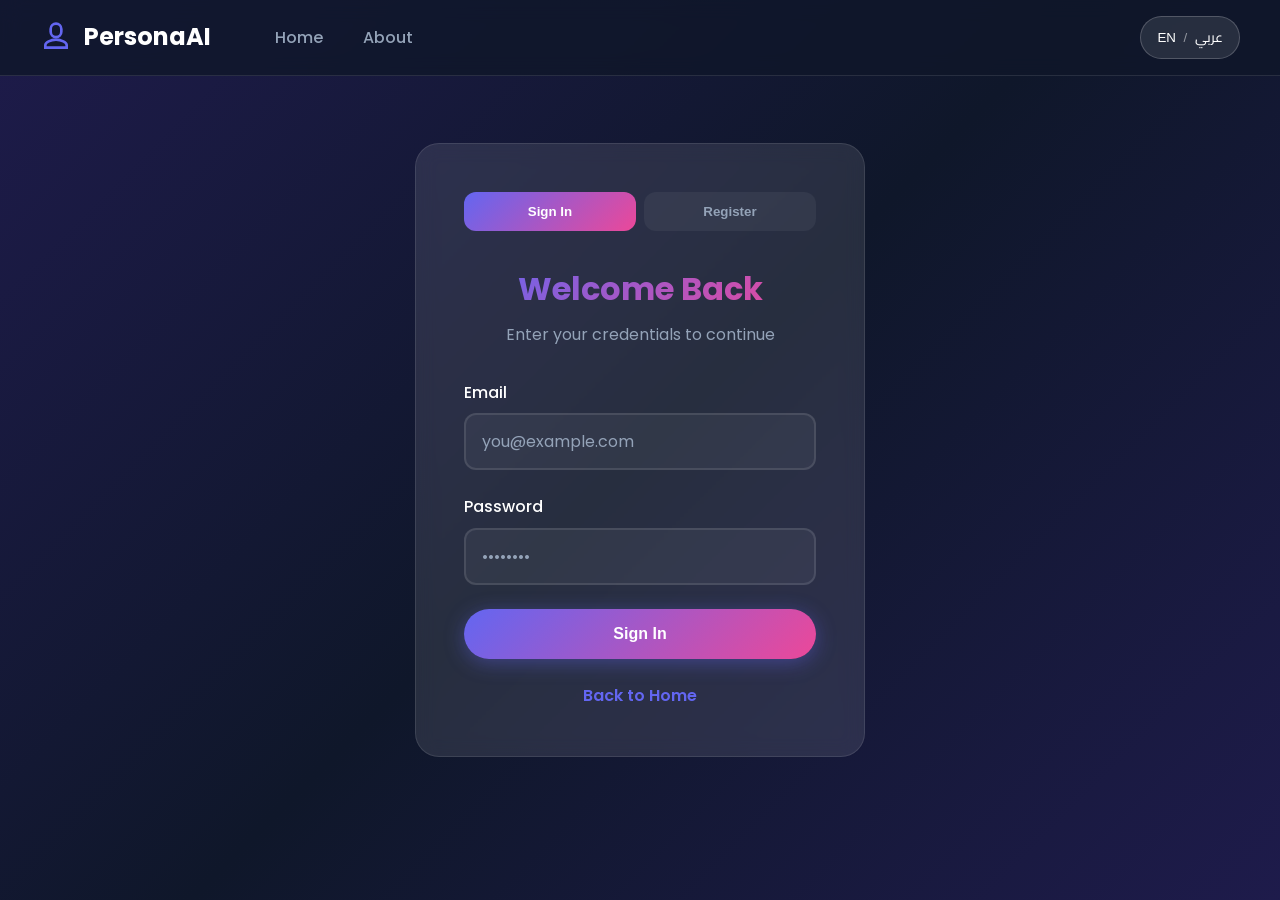
<file: public/login.html>
<!DOCTYPE html>
<html lang="en" dir="ltr">
<head>
    <meta charset="UTF-8">
    <meta name="viewport" content="width=device-width, initial-scale=1.0">
    <title data-i18n="signIn">Sign In</title>
    <link rel="preconnect" href="https://fonts.googleapis.com">
    <link rel="preconnect" href="https://fonts.gstatic.com" crossorigin>
    <link href="https://fonts.googleapis.com/css2?family=Cairo:wght@400;600;700&family=Poppins:wght@400;500;600;700&display=swap" rel="stylesheet">
    <link rel="stylesheet" href="css/style.css">
    <style>
        .auth-container {
            min-height: 100vh;
            display: flex;
            align-items: center;
            justify-content: center;
            padding: 2rem;
        }
        .auth-card {
            background: var(--bg-card);
            border: 1px solid rgba(255, 255, 255, 0.1);
            border-radius: 1.5rem;
            padding: 3rem;
            width: 100%;
            max-width: 450px;
            backdrop-filter: blur(10px);
        }
        .auth-card h1 {
            text-align: center;
            margin-bottom: 0.5rem;
            background: var(--gradient-primary);
            -webkit-background-clip: text;
            -webkit-text-fill-color: transparent;
            background-clip: text;
        }
        .auth-subtitle {
            text-align: center;
            color: var(--text-secondary);
            margin-bottom: 2rem;
        }
        .form-group {
            margin-bottom: 1.5rem;
        }
        .form-group label {
            display: block;
            margin-bottom: 0.5rem;
            font-weight: 500;
        }
        .form-group input, .form-group select {
            width: 100%;
            padding: 0.875rem 1rem;
            background: rgba(255, 255, 255, 0.05);
            border: 2px solid rgba(255, 255, 255, 0.1);
            border-radius: 0.75rem;
            color: var(--text-primary);
            font-size: 1rem;
            font-family: inherit;
            transition: border-color 0.3s ease;
        }
        .form-group input:focus, .form-group select:focus {
            outline: none;
            border-color: var(--primary);
        }
        .form-group input::placeholder {
            color: var(--text-secondary);
        }
        .form-row {
            display: grid;
            grid-template-columns: 1fr 1fr;
            gap: 1rem;
        }
        .btn-full {
            width: 100%;
        }
        .auth-footer {
            text-align: center;
            margin-top: 1.5rem;
            color: var(--text-secondary);
        }
        .auth-footer a {
            color: var(--primary);
            text-decoration: none;
            font-weight: 600;
        }
        .tab-container {
            display: flex;
            gap: 0.5rem;
            margin-bottom: 2rem;
        }
        .tab-btn {
            flex: 1;
            padding: 0.75rem;
            background: rgba(255, 255, 255, 0.05);
            border: none;
            color: var(--text-secondary);
            font-weight: 600;
            cursor: pointer;
            border-radius: 0.75rem;
            transition: all 0.3s ease;
        }
        .tab-btn.active {
            background: var(--gradient-primary);
            color: white;
        }
        .form-section {
            display: none;
        }
        .form-section.active {
            display: block;
        }
        
        .nav-menu {
            display: flex;
            align-items: center;
            gap: 2rem;
            width: 100%;
            justify-content: space-between;
        }
        
        .nav-links {
            display: flex;
            list-style: none;
            gap: 0.5rem;
        }
        
        .nav-link {
            color: var(--text-secondary);
            text-decoration: none;
            padding: 0.5rem 1rem;
            border-radius: 0.5rem;
            font-weight: 500;
            transition: all 0.3s ease;
        }
        
        .nav-link:hover,
        .nav-link.active {
            color: var(--text-primary);
            background: rgba(255, 255, 255, 0.1);
        }
        
        .nav-actions {
            display: flex;
            align-items: center;
            gap: 1rem;
        }
        
        .nav-user-logged {
            display: flex;
            gap: 0.75rem;
        }
        
        .mobile-menu-btn {
            display: none;
            flex-direction: column;
            gap: 5px;
            background: none;
            border: none;
            cursor: pointer;
            padding: 0.5rem;
        }
        
        .mobile-menu-btn span {
            width: 24px;
            height: 2px;
            background: var(--text-primary);
            border-radius: 2px;
            transition: all 0.3s ease;
        }
        
        @media (max-width: 992px) {
            .nav-menu {
                position: fixed;
                top: 70px;
                left: 0;
                right: 0;
                background: rgba(15, 23, 42, 0.98);
                flex-direction: column;
                padding: 2rem;
                gap: 1.5rem;
                transform: translateY(-100%);
                opacity: 0;
                visibility: hidden;
                transition: all 0.3s ease;
                border-bottom: 1px solid rgba(255, 255, 255, 0.1);
            }
            
            .nav-menu.active {
                transform: translateY(0);
                opacity: 1;
                visibility: visible;
            }
            
            .nav-links {
                flex-direction: column;
                width: 100%;
                text-align: center;
            }
            
            .nav-link {
                display: block;
                padding: 1rem;
            }
            
            .nav-actions {
                flex-direction: column;
                width: 100%;
            }
            
            .mobile-menu-btn {
                display: flex;
            }
        }
    </style>
</head>
<body>
    <nav class="navbar">
        <div class="nav-container">
            <a href="index.html" class="logo">
                <svg class="logo-icon" viewBox="0 0 24 24" fill="none" stroke="currentColor" stroke-width="2">
                    <path d="M12 2a4 4 0 0 1 4 4v2a4 4 0 0 1-8 0V6a4 4 0 0 1 4-4z"/>
                    <path d="M12 14c-4 0-8 2-8 4v2h16v-2c0-2-4-4-8-4z"/>
                </svg>
                <span data-i18n="logo">PersonaAI</span>
            </a>
            
            <button class="mobile-menu-btn" onclick="toggleMobileMenu()">
                <span></span>
                <span></span>
                <span></span>
            </button>
            
            <div class="nav-menu" id="navMenu">
                <ul class="nav-links">
                    <li><a href="index.html" class="nav-link">Home</a></li>
                    <li><a href="index.html#about" class="nav-link">About</a></li>
                </ul>
                
                <div class="nav-actions">
                    <div class="nav-user" id="navUserLogged" style="display: none;">
                        <a href="profile.html" class="nav-profile-link">
                            <div class="user-avatar" id="userAvatarLogged">U</div>
                            <span class="user-name" id="userNameLogged">User</span>
                        </a>
                        <a href="#" class="btn btn-outline btn-logout" onclick="handleLogout()">
                            <svg viewBox="0 0 24 24" fill="none" stroke="currentColor" stroke-width="2">
                                <path d="M9 21H5a2 2 0 0 1-2-2V5a2 2 0 0 1 2-2h4"/>
                                <polyline points="16,17 21,12 16,7"/>
                                <line x1="21" y1="12" x2="9" y2="12"/>
                            </svg>
                        </a>
                    </div>
                    
                    <button class="lang-toggle" onclick="toggleLanguage()">
                        <span class="lang-en">EN</span>
                        <span class="lang-separator">/</span>
                        <span class="lang-ar">عربي</span>
                    </button>
                </div>
            </div>
        </div>
    </nav>

    <div class="auth-container">
        <div class="auth-card">
            <div class="tab-container">
                <button class="tab-btn active" onclick="switchTab('login')" id="loginTab" data-i18n="signIn">Sign In</button>
                <button class="tab-btn" onclick="switchTab('register')" id="registerTab" data-i18n="register">Register</button>
            </div>

            <div id="loginSection" class="form-section active">
                <h1 data-i18n="welcomeBack">Welcome Back</h1>
                <p class="auth-subtitle" data-i18n="loginSubtitle">Enter your credentials to continue</p>
                
                <form onsubmit="handleLogin(event)">
                    <div class="form-group">
                        <label data-i18n="email">Email</label>
                        <input type="email" id="loginEmail" placeholder="you@example.com" required>
                    </div>
                    <div class="form-group">
                        <label data-i18n="password">Password</label>
                        <input type="password" id="loginPassword" placeholder="••••••••" required>
                    </div>
                    <button type="submit" class="btn btn-primary btn-full" data-i18n="signIn">Sign In</button>
                </form>
            </div>

            <div id="registerSection" class="form-section">
                <h1 data-i18n="createAccount">Create Account</h1>
                <p class="auth-subtitle" data-i18n="registerSubtitle">Start your personality journey today</p>
                
                <form onsubmit="handleRegister(event)">
                    <div class="form-row">
                        <div class="form-group">
                            <label data-i18n="firstName">First Name</label>
                            <input type="text" id="firstName" placeholder="Ahmed" required>
                        </div>
                        <div class="form-group">
                            <label data-i18n="lastName">Last Name</label>
                            <input type="text" id="lastName" placeholder="Ali" required>
                        </div>
                    </div>
                    <div class="form-group">
                        <label data-i18n="email">Email</label>
                        <input type="email" id="registerEmail" placeholder="you@example.com" required>
                    </div>
                    <div class="form-group">
                        <label data-i18n="age">Age</label>
                        <input type="number" id="age" min="10" max="100" placeholder="25" required>
                    </div>
                    <div class="form-group">
                        <label data-i18n="goal">Main Career Goal</label>
                        <input type="text" id="goal" placeholder="I want to become a software developer" required>
                    </div>
                    <div class="form-group">
                        <label data-i18n="password">Password</label>
                        <input type="password" id="registerPassword" placeholder="••••••••" required>
                    </div>
                    <button type="submit" class="btn btn-primary btn-full" data-i18n="createAcc">Create Account</button>
                </form>
            </div>

            <div class="auth-footer">
                <a href="index.html" data-i18n="backHome">Back to Home</a>
            </div>
        </div>
    </div>

    <script src="js/i18n.js"></script>
    <script src="js/auth.js"></script>
    <script>
        document.addEventListener('DOMContentLoaded', async () => {
            const user = JSON.parse(localStorage.getItem('user') || '{}');
            if (user && user.email) {
                try {
                    const response = await fetch(`http://localhost:5000/api/personality/get/${encodeURIComponent(user.email)}`);
                    if (response.ok) {
                        const data = await response.json();
                        if (data.openness !== undefined) {
                            localStorage.setItem('personality_traits', JSON.stringify({
                                openness: data.openness,
                                conscientiousness: data.conscientiousness,
                                extraversion: data.extraversion,
                                agreeableness: data.agreeableness,
                                neuroticism: data.neuroticism
                            }));
                            window.location.href = 'profile.html';
                            return;
                        }
                    }
                } catch (e) {}
                window.location.href = 'quiz-FIXED.html';
                return;
            }
            
            initLoginAuthState();
        });
        
        function initLoginAuthState() {
            const user = JSON.parse(localStorage.getItem('user') || '{}');
            const navUserLogged = document.getElementById('navUserLogged');
            const userAvatar = document.getElementById('userAvatarLogged');
            const userName = document.getElementById('userNameLogged');
            
            if (user && user.email) {
                navUserLogged.style.display = 'flex';
                if (userName) userName.textContent = user.name ? user.name.split(' ')[0] : user.email.split('@')[0];
                if (userAvatar) userAvatar.textContent = (user.name || user.email).charAt(0).toUpperCase();
            }
        }
    </script>
</body>
</html>
</file>
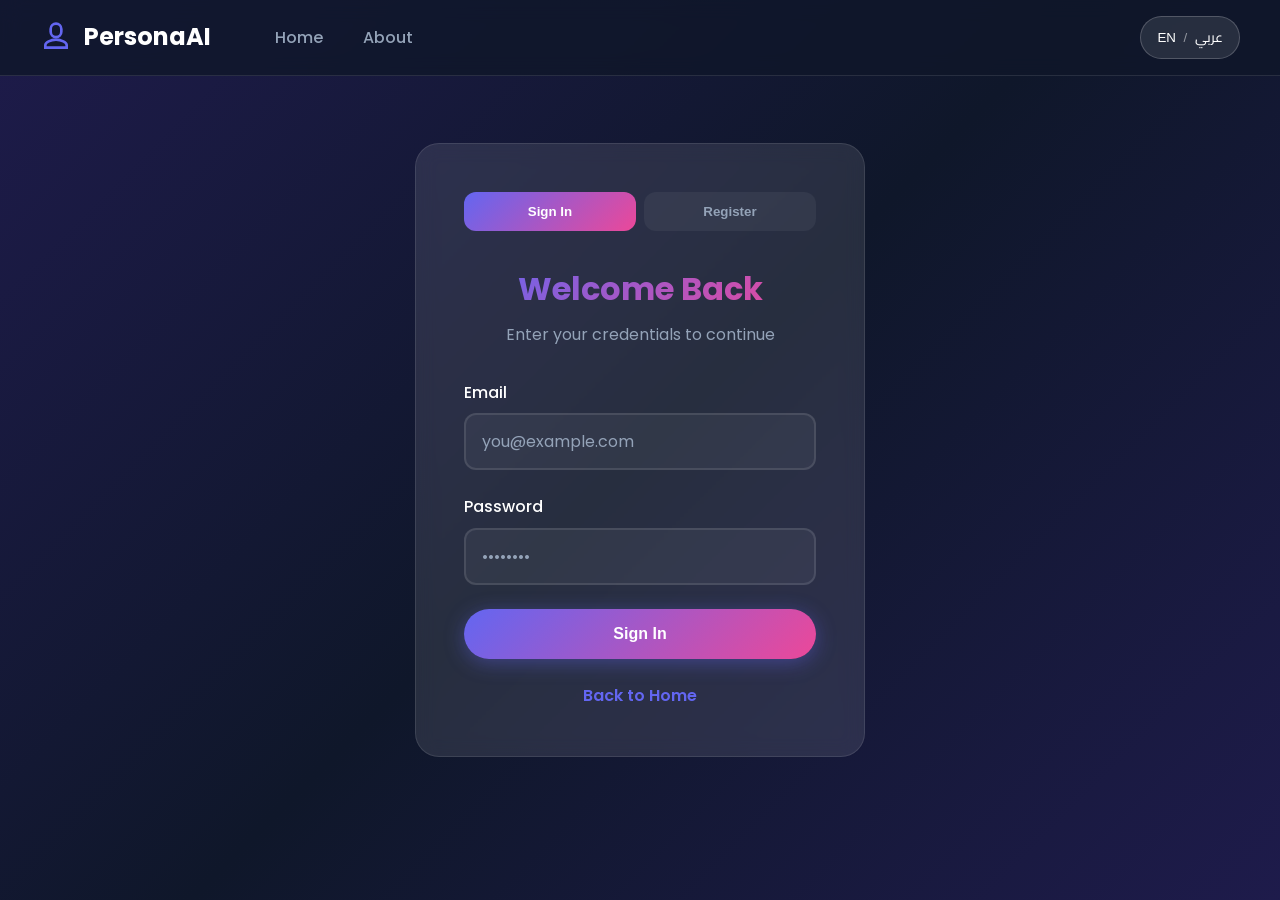
<file: public/profile.html>
<!DOCTYPE html>
<html lang="en" dir="ltr">
<head>
    <meta charset="UTF-8">
    <meta name="viewport" content="width=device-width, initial-scale=1.0">
    <title>My Profile - PersonaAI</title>
    <link rel="preconnect" href="https://fonts.googleapis.com">
    <link rel="preconnect" href="https://fonts.gstatic.com" crossorigin>
    <link href="https://fonts.googleapis.com/css2?family=Cairo:wght@400;600;700&family=Poppins:wght@400;500;600;700&display=swap" rel="stylesheet">
    <link rel="stylesheet" href="css/style.css">
    <style>
        .page-content {
            padding-top: 100px;
            min-height: 100vh;
        }
        
        .profile-container {
            max-width: 1000px;
            margin: 0 auto;
            padding: 2rem;
            animation: fadeIn 0.5s ease;
        }
        
        @keyframes fadeIn {
            from { opacity: 0; transform: translateY(20px); }
            to { opacity: 1; transform: translateY(0); }
        }
        
        .profile-header {
            text-align: center;
            margin-bottom: 2.5rem;
        }
        
        .profile-header h1 {
            font-size: 2.5rem;
            background: var(--gradient-primary);
            -webkit-background-clip: text;
            -webkit-text-fill-color: transparent;
            background-clip: text;
            margin-bottom: 0.5rem;
        }
        
        .user-info-card {
            background: var(--bg-card);
            border: 1px solid rgba(255, 255, 255, 0.1);
            border-radius: 1.5rem;
            padding: 2rem;
            margin-bottom: 2rem;
            backdrop-filter: blur(10px);
            transition: all 0.3s ease;
        }
        
        .user-info-card:hover {
            border-color: var(--primary);
        }
        
        .user-name-display {
            font-size: 2rem;
            font-weight: 700;
            margin-bottom: 0.5rem;
        }
        
        .user-email-display {
            color: var(--text-secondary);
            font-size: 1.1rem;
            margin-bottom: 1.5rem;
        }
        
        .user-details-grid {
            display: grid;
            grid-template-columns: repeat(auto-fit, minmax(200px, 1fr));
            gap: 1.5rem;
        }
        
        .detail-card {
            background: rgba(99, 102, 241, 0.1);
            padding: 1.25rem;
            border-radius: 1rem;
            transition: all 0.3s ease;
        }
        
        .detail-card:hover {
            background: rgba(99, 102, 241, 0.15);
            transform: translateY(-2px);
        }
        
        .detail-label {
            font-size: 0.9rem;
            color: var(--text-secondary);
            margin-bottom: 0.5rem;
        }
        
        .detail-value {
            font-size: 1.2rem;
            font-weight: 600;
            color: var(--primary);
        }
        
        .section-card {
            background: var(--bg-card);
            border: 1px solid rgba(255, 255, 255, 0.1);
            border-radius: 1.5rem;
            padding: 2rem;
            margin-bottom: 2rem;
            backdrop-filter: blur(10px);
            transition: all 0.3s ease;
        }
        
        .section-card:hover {
            border-color: var(--primary);
        }
        
        .section-card h2 {
            font-size: 1.5rem;
            color: var(--primary);
            margin-bottom: 1.5rem;
        }
        
        .personality-type-display {
            text-align: center;
            padding: 2rem;
            background: linear-gradient(135deg, rgba(99, 102, 241, 0.15) 0%, rgba(236, 72, 153, 0.15) 100%);
            border-radius: 1rem;
            margin-bottom: 1.5rem;
        }
        
        .personality-type-display h3 {
            font-size: 1.5rem;
            color: var(--secondary);
            margin-bottom: 0.5rem;
        }
        
        .personality-type-display p {
            color: var(--text-secondary);
        }
        
        .trait-row {
            margin-bottom: 1.25rem;
        }
        
        .trait-header {
            display: flex;
            justify-content: space-between;
            margin-bottom: 0.5rem;
        }
        
        .trait-name {
            font-weight: 600;
        }
        
        .trait-score {
            color: var(--primary);
            font-weight: 700;
        }
        
        .trait-bar-bg {
            background: rgba(255, 255, 255, 0.1);
            border-radius: 10px;
            height: 20px;
            overflow: hidden;
        }
        
        .trait-bar {
            height: 100%;
            background: var(--gradient-primary);
            border-radius: 10px;
            transition: width 1s ease;
        }
        
        .career-grid-display {
            display: grid;
            grid-template-columns: repeat(auto-fit, minmax(250px, 1fr));
            gap: 1.5rem;
        }
        
        .career-item {
            background: rgba(255, 255, 255, 0.05);
            border: 1px solid rgba(255, 255, 255, 0.1);
            border-radius: 1rem;
            padding: 1.5rem;
            transition: all 0.3s ease;
        }
        
        .career-item:hover {
            border-color: var(--primary);
            transform: translateY(-5px);
            box-shadow: 0 10px 30px rgba(99, 102, 241, 0.2);
        }
        
        .career-title {
            font-size: 1.1rem;
            font-weight: 700;
            color: var(--primary);
            margin-bottom: 0.75rem;
        }
        
        .career-match-badge {
            display: inline-block;
            background: var(--gradient-primary);
            color: white;
            padding: 0.25rem 0.75rem;
            border-radius: 1rem;
            font-size: 0.85rem;
            font-weight: 600;
            margin-bottom: 0.75rem;
        }
        
        .career-description {
            color: var(--text-secondary);
            font-size: 0.95rem;
            line-height: 1.5;
        }
        
        .action-buttons {
            display: flex;
            gap: 1.5rem;
            justify-content: center;
            margin-top: 2rem;
            flex-wrap: wrap;
        }
        
        .action-btn {
            padding: 1rem 2rem;
            border: none;
            border-radius: 3rem;
            font-size: 1rem;
            font-weight: 600;
            cursor: pointer;
            transition: all 0.3s ease;
            text-decoration: none;
            text-align: center;
        }
        
        .btn-action-primary {
            background: var(--gradient-primary);
            color: white;
            box-shadow: 0 4px 20px rgba(99, 102, 241, 0.4);
        }
        
        .btn-action-primary:hover {
            transform: translateY(-3px);
            box-shadow: 0 8px 30px rgba(99, 102, 241, 0.6);
        }
        
        .btn-action-secondary {
            background: rgba(255, 255, 255, 0.1);
            color: white;
            border: 2px solid rgba(255, 255, 255, 0.2);
        }
        
        .btn-action-secondary:hover {
            background: rgba(255, 255, 255, 0.2);
            border-color: var(--primary);
        }
        
        .btn-action-danger {
            background: rgba(239, 68, 68, 0.2);
            color: #ef4444;
            border: 2px solid transparent;
        }
        
        .btn-action-danger:hover {
            background: rgba(239, 68, 68, 0.3);
            border-color: #ef4444;
        }
        
        .loading-state {
            text-align: center;
            padding: 4rem 2rem;
        }
        
        .spinner {
            width: 50px;
            height: 50px;
            border: 4px solid rgba(255, 255, 255, 0.1);
            border-top-color: var(--primary);
            border-radius: 50%;
            animation: spin 1s linear infinite;
            margin: 0 auto 1.5rem;
        }
        
        @keyframes spin {
            to { transform: rotate(360deg); }
        }
        
        .logout-section {
            text-align: center;
            margin-top: 3rem;
            padding-top: 2rem;
            border-top: 1px solid rgba(255, 255, 255, 0.1);
        }
        
        .users-grid-display {
            display: grid;
            grid-template-columns: repeat(auto-fit, minmax(220px, 1fr));
            gap: 1.5rem;
        }
        
        .user-card {
            background: rgba(255, 255, 255, 0.05);
            border: 1px solid rgba(255, 255, 255, 0.1);
            border-radius: 1rem;
            padding: 1.5rem;
            cursor: pointer;
            transition: all 0.3s ease;
            text-align: center;
        }
        
        .user-card:hover {
            border-color: var(--primary);
            transform: translateY(-5px);
            box-shadow: 0 10px 30px rgba(99, 102, 241, 0.2);
        }
        
        .user-card-avatar {
            width: 60px;
            height: 60px;
            background: var(--gradient-primary);
            border-radius: 50%;
            display: flex;
            align-items: center;
            justify-content: center;
            font-size: 1.5rem;
            font-weight: 700;
            margin: 0 auto 1rem;
        }
        
        .user-card-name {
            font-size: 1.1rem;
            font-weight: 600;
            margin-bottom: 0.5rem;
            color: var(--text-primary);
        }
        
        .user-card-goal {
            font-size: 0.85rem;
            color: var(--text-secondary);
            margin-bottom: 0.75rem;
            display: -webkit-box;
            -webkit-line-clamp: 2;
            -webkit-box-orient: vertical;
            overflow: hidden;
        }
        
        .user-card-match {
            display: inline-block;
            background: rgba(16, 185, 129, 0.2);
            color: #10b981;
            padding: 0.25rem 0.75rem;
            border-radius: 1rem;
            font-size: 0.85rem;
            font-weight: 600;
        }
        
        .similarity-bar {
            height: 6px;
            background: rgba(255, 255, 255, 0.1);
            border-radius: 3px;
            margin-top: 1rem;
            overflow: hidden;
        }
        
        .similarity-bar-fill {
            height: 100%;
            background: var(--gradient-primary);
            border-radius: 3px;
            transition: width 1s ease;
        }
        
        .view-profile-btn {
            display: inline-block;
            margin-top: 1rem;
            padding: 0.5rem 1rem;
            background: transparent;
            border: 1px solid var(--primary);
            color: var(--primary);
            border-radius: 2rem;
            font-size: 0.85rem;
            font-weight: 500;
            cursor: pointer;
            transition: all 0.3s ease;
            text-decoration: none;
        }
        
        .view-profile-btn:hover {
            background: var(--primary);
            color: white;
        }
        
        .empty-state {
            text-align: center;
            padding: 3rem 2rem;
            color: var(--text-secondary);
        }
        
        .empty-state-icon {
            font-size: 3rem;
            margin-bottom: 1rem;
            opacity: 0.5;
        }
        
        @media (max-width: 768px) {
            .profile-container {
                padding: 1rem;
            }
            
            .user-details-grid {
                grid-template-columns: 1fr;
            }
            
            .career-grid-display {
                grid-template-columns: 1fr;
            }
            
            .users-grid-display {
                grid-template-columns: 1fr;
            }
            
            .action-buttons {
                flex-direction: column;
            }
            
            .action-btn {
                width: 100%;
            }
        }
    </style>
</head>
<body>
    <nav class="navbar">
        <div class="nav-container">
            <a href="index.html" class="logo">
                <svg class="logo-icon" viewBox="0 0 24 24" fill="none" stroke="currentColor" stroke-width="2">
                    <path d="M12 2a4 4 0 0 1 4 4v2a4 4 0 0 1-8 0V6a4 4 0 0 1 4-4z"/>
                    <path d="M12 14c-4 0-8 2-8 4v2h16v-2c0-2-4-4-8-4z"/>
                </svg>
                <span data-i18n="logo">PersonaAI</span>
            </a>
            
            <button class="mobile-menu-btn" onclick="toggleMobileMenu()">
                <span></span>
                <span></span>
                <span></span>
            </button>
            
            <div class="nav-menu" id="navMenu">
                <ul class="nav-links">
                    <li><a href="index.html" class="nav-link">Home</a></li>
                    <li><a href="index.html#about" class="nav-link">About</a></li>
                </ul>
                
                <div class="nav-actions">
                    <div class="nav-user" id="navUserProfile">
                        <a href="profile.html" class="nav-profile-link">
                            <div class="user-avatar" id="userAvatar">U</div>
                            <span class="user-name" id="userName">User</span>
                        </a>
                        <a href="#" class="btn btn-outline btn-logout" onclick="handleLogout()">
                            <svg viewBox="0 0 24 24" fill="none" stroke="currentColor" stroke-width="2">
                                <path d="M9 21H5a2 2 0 0 1-2-2V5a2 2 0 0 1 2-2h4"/>
                                <polyline points="16,17 21,12 16,7"/>
                                <line x1="21" y1="12" x2="9" y2="12"/>
                            </svg>
                        </a>
                    </div>
                    
                    <button class="lang-toggle" onclick="toggleLanguage()">
                        <span class="lang-en">EN</span>
                        <span class="lang-separator">/</span>
                        <span class="lang-ar">عربي</span>
                    </button>
                </div>
            </div>
        </div>
    </nav>

    <div class="page-content">
        <div class="profile-container">
            <div class="profile-header">
                <h1 data-i18n="myProfile">My Profile</h1>
            </div>
            
            <div id="loading">
                <div class="loading-state">
                    <div class="spinner"></div>
                    <p data-i18n="loading">Loading profile...</p>
                </div>
            </div>
            
            <div id="content" style="display: none;">
                <div class="user-info-card">
                    <div class="user-name-display" id="userNameDisplay">Loading...</div>
                    <div class="user-email-display" id="userEmailDisplay">...</div>
                    <div class="user-details-grid">
                        <div class="detail-card">
                            <div class="detail-label" data-i18n="ageLabel">Age</div>
                            <div class="detail-value" id="userAge">-</div>
                        </div>
                        <div class="detail-card">
                            <div class="detail-label" data-i18n="careerGoal">Career Goal</div>
                            <div class="detail-value" id="userGoal">-</div>
                        </div>
                    </div>
                </div>
                
                <div class="section-card" id="personalitySection" style="display: none;">
                    <h2 data-i18n="myTraits">My Personality Traits</h2>
                    
                    <div class="personality-type-display">
                        <h3 id="personalityType">Loading...</h3>
                        <p data-i18n="dominantType">Your dominant personality type</p>
                    </div>
                    
                    <div id="traitsContainer"></div>
                </div>
                
                <div class="section-card" id="careersSection" style="display: none;">
                    <h2 data-i18n="myCareers">My Career Matches</h2>
                    <div class="career-grid-display" id="careersContainer"></div>
                </div>
                
                <div class="section-card" id="similarUsersSection" style="display: none;">
                    <h2 data-i18n="similarUsers">People Like You</h2>
                    <p style="color: var(--text-secondary); margin-bottom: 1.5rem;" data-i18n="similarUsersDesc">Connect with people who share similar personality traits and goals</p>
                    <div class="users-grid-display" id="similarUsersContainer"></div>
                </div>
                
                <div class="action-buttons">
                    <a href="quiz-FIXED.html" class="action-btn btn-action-primary" data-i18n="retakeQuiz">Take Quiz Again</a>
                    <a href="index.html" class="action-btn btn-action-secondary" data-i18n="home">Home</a>
                </div>
                
                <div class="logout-section">
                    <button onclick="logout()" class="action-btn btn-action-danger" data-i18n="logoutBtn">Logout</button>
                </div>
            </div>
        </div>
    </div>
    
    <script src="js/i18n.js"></script>
    <script src="js/main.js"></script>
    <script>
        document.addEventListener('DOMContentLoaded', () => {
            loadProfile();
        });
        
        async function loadProfile() {
            const user = JSON.parse(localStorage.getItem('user'));
            
            if (!user) {
                window.location.href = 'login.html';
                return;
            }
            
            const userAvatar = document.getElementById('userAvatar');
            const userName = document.getElementById('userName');
            if (user.name) {
                userAvatar.textContent = user.name.charAt(0).toUpperCase();
                userName.textContent = user.name.split(' ')[0];
            }
            
            try {
                const response = await fetch(`http://localhost:5000/api/personality/get/${user.email}`);
                if (response.ok) {
                    const data = await response.json();
                    displayProfile({ user: user, personality: data });
                    return;
                }
            } catch (error) {
                console.log('Backend not available, using localStorage fallback');
            }
            
            const traits = JSON.parse(localStorage.getItem('personality_traits'));
            if (traits) {
                displayLocalProfile(user, traits);
            } else {
                displayLocalProfile(user, null);
            }
        }
        
        function displayProfile(data) {
            document.getElementById('loading').style.display = 'none';
            document.getElementById('content').style.display = 'block';
            
            document.getElementById('userNameDisplay').textContent = data.user.name || 'Anonymous';
            document.getElementById('userEmailDisplay').textContent = data.user.email || '';
            document.getElementById('userAge').textContent = data.user.age || 'Not set';
            document.getElementById('userGoal').textContent = data.user.goal || 'Not set';
            
            if (data.personality) {
                document.getElementById('personalitySection').style.display = 'block';
                document.getElementById('personalityType').textContent = data.personality.personality_type || 'Balanced';
                
                const traits = [
                    { name: 'Openness', value: data.personality.openness },
                    { name: 'Conscientiousness', value: data.personality.conscientiousness },
                    { name: 'Extraversion', value: data.personality.extraversion },
                    { name: 'Agreeableness', value: data.personality.agreeableness },
                    { name: 'Neuroticism', value: data.personality.neuroticism }
                ];
                
                document.getElementById('traitsContainer').innerHTML = traits.map(trait => `
                    <div class="trait-row">
                        <div class="trait-header">
                            <span class="trait-name">${trait.name}</span>
                            <span class="trait-score">${trait.value}%</span>
                        </div>
                        <div class="trait-bar-bg">
                            <div class="trait-bar" style="width: ${trait.value}%"></div>
                        </div>
                    </div>
                `).join('');
            }
            
            if (data.recommendations && data.recommendations.length > 0) {
                document.getElementById('careersSection').style.display = 'block';
                document.getElementById('careersContainer').innerHTML = data.recommendations.map(career => `
                    <div class="career-item">
                        <div class="career-title">${career.name}</div>
                        <span class="career-match-badge">${career.match_score}% Match</span>
                        <p class="career-description">${career.description || 'Career recommendation based on your personality'}</p>
                    </div>
                `).join('');
            }
            
            if (data.similar_users && data.similar_users.length > 0) {
                displaySimilarUsers(data.similar_users);
            } else {
                const traits = JSON.parse(localStorage.getItem('personality_traits'));
                if (traits) {
                    loadSimilarUsersFromBackend(data.user);
                }
            }
        }
        
        async function loadSimilarUsersFromBackend(userData) {
            try {
                const email = userData.email || userData._id;
                console.log('Fetching similar users for:', email);
                
                const response = await fetch(`http://localhost:5000/api/recommendations/similar-users/${encodeURIComponent(email)}`);
                console.log('Response status:', response.status);
                
                if (response.ok) {
                    const data = await response.json();
                    console.log('Similar users data:', data);
                    
                    if (data.similar_users && data.similar_users.length > 0) {
                        displaySimilarUsers(data.similar_users);
                    } else {
                        const currentLang = localStorage.getItem('lang') || 'en';
                        const t = translations[currentLang];
                        document.getElementById('similarUsersContainer').innerHTML = `<p style="color: var(--text-secondary); text-align: center; padding: 2rem;">${t.noSimilarUsers || 'No similar users found yet. More users need to take the quiz!'}</p>`;
                        document.getElementById('similarUsersSection').style.display = 'block';
                    }
                } else {
                    const currentLang = localStorage.getItem('lang') || 'en';
                    const t = translations[currentLang];
                    document.getElementById('similarUsersContainer').innerHTML = `<p style="color: var(--text-secondary); text-align: center; padding: 2rem;">${t.noSimilarUsers || 'Could not load similar users.'}</p>`;
                    document.getElementById('similarUsersSection').style.display = 'block';
                }
            } catch (error) {
                console.log('Error loading similar users:', error);
                const currentLang = localStorage.getItem('lang') || 'en';
                const t = translations[currentLang];
                document.getElementById('similarUsersContainer').innerHTML = `<p style="color: var(--text-secondary); text-align: center; padding: 2rem;">${t.noSimilarUsers || 'Error loading similar users.'}</p>`;
                document.getElementById('similarUsersSection').style.display = 'block';
            }
        }
        
        function displaySimilarUsers(users) {
            const currentLang = localStorage.getItem('lang') || 'en';
            const t = translations[currentLang];
            
            document.getElementById('similarUsersSection').style.display = 'block';
            document.getElementById('similarUsersContainer').innerHTML = users.map(user => `
                <div class="user-card" onclick="viewUserProfile('${user.user_id}', ${user.similarity})">
                    <div class="user-card-avatar">${(user.name || 'U').charAt(0).toUpperCase()}</div>
                    <div class="user-card-name">${user.name || 'Anonymous'}</div>
                    <div class="user-card-goal">${user.goal || 'No goal set'}</div>
                    <span class="user-card-match">${Math.round(user.similarity)}% Similar</span>
                    <div class="similarity-bar">
                        <div class="similarity-bar-fill" style="width: ${Math.round(user.similarity)}%"></div>
                    </div>
                    <span class="view-profile-btn">${t.viewProfile || 'View Profile'} →</span>
                </div>
            `).join('');
        }
        
        function viewUserProfile(userId, similarity) {
            localStorage.setItem('viewing_user_id', userId);
            localStorage.setItem('viewing_similarity', similarity);
            window.location.href = 'user-profile.html';
        }
        
        function displayLocalProfile(user, traits) {
            document.getElementById('loading').style.display = 'none';
            document.getElementById('content').style.display = 'block';
            
            document.getElementById('userNameDisplay').textContent = user.name || 'Anonymous';
            document.getElementById('userEmailDisplay').textContent = user.email || '';
            document.getElementById('userAge').textContent = user.age || 'Not set';
            document.getElementById('userGoal').textContent = user.goal || 'Not set';
            
            if (traits) {
                document.getElementById('personalitySection').style.display = 'block';
                
                const types = [];
                if (traits.openness > 60) types.push("Explorer");
                if (traits.conscientiousness > 60) types.push("Achiever");
                if (traits.extraversion > 60) types.push("Socializer");
                if (traits.agreeableness > 60) types.push("Helper");
                if (traits.neuroticism < 40) types.push("Stabilizer");
                if (types.length === 0) types.push("Balanced");
                
                document.getElementById('personalityType').textContent = types.slice(0, 2).join(" & ");
                
                document.getElementById('traitsContainer').innerHTML = [
                    { name: 'Openness', value: traits.openness },
                    { name: 'Conscientiousness', value: traits.conscientiousness },
                    { name: 'Extraversion', value: traits.extraversion },
                    { name: 'Agreeableness', value: traits.agreeableness },
                    { name: 'Neuroticism', value: traits.neuroticism }
                ].map(trait => `
                    <div class="trait-row">
                        <div class="trait-header">
                            <span class="trait-name">${trait.name}</span>
                            <span class="trait-score">${trait.value}%</span>
                        </div>
                        <div class="trait-bar-bg">
                            <div class="trait-bar" style="width: ${trait.value}%"></div>
                        </div>
                    </div>
                `).join('');
                
                loadSimilarUsersFromBackend(user);
            }
        }
        
        function logout() {
            if (confirm('Are you sure you want to logout?')) {
                localStorage.clear();
                window.location.href = 'index.html';
            }
        }
    </script>
</body>
</html>
</file>
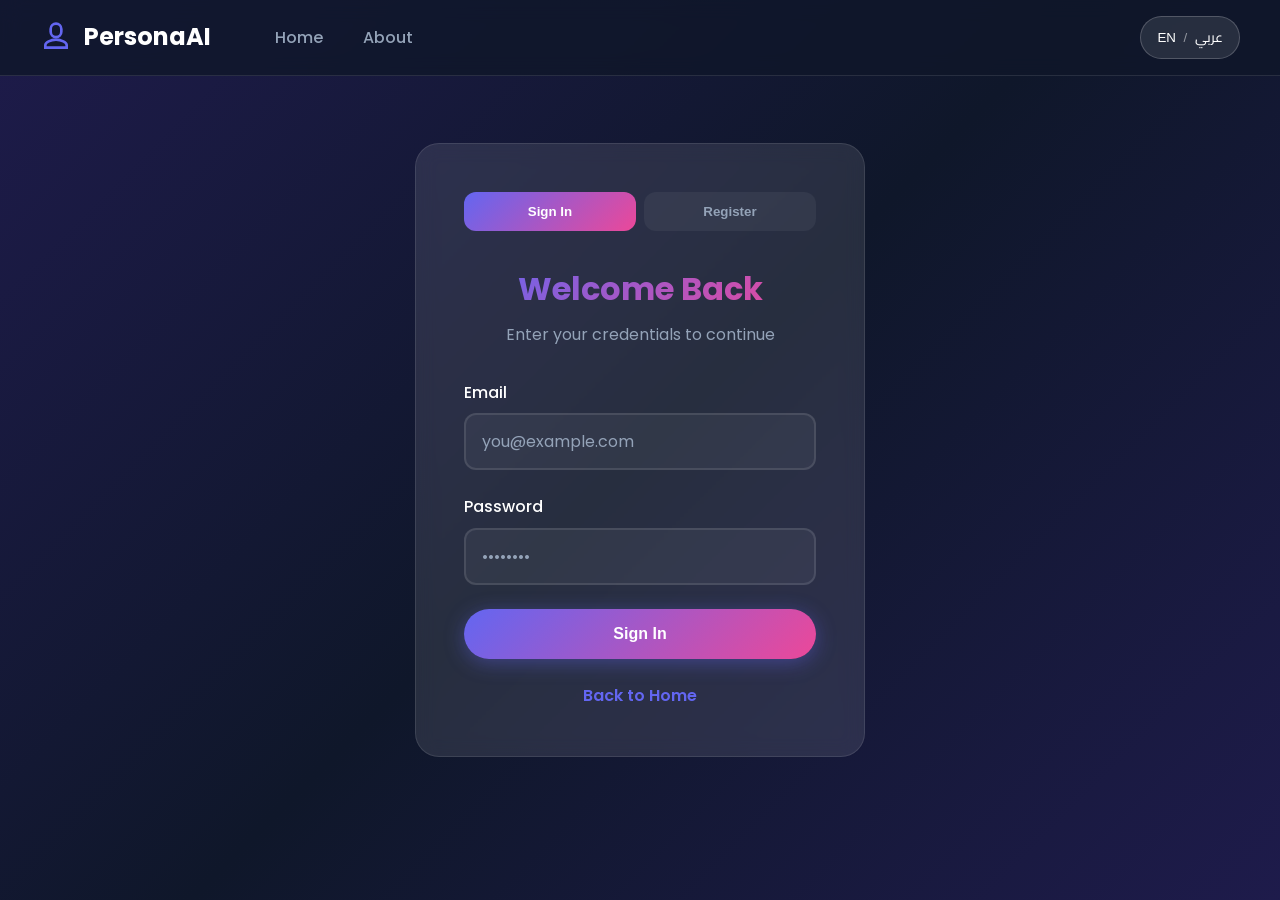
<file: public/results.html>
<!DOCTYPE html>
<html lang="en" dir="ltr">
<head>
    <meta charset="UTF-8">
    <meta name="viewport" content="width=device-width, initial-scale=1.0">
    <title>Your Results - PersonaAI</title>
    <link rel="preconnect" href="https://fonts.googleapis.com">
    <link rel="preconnect" href="https://fonts.gstatic.com" crossorigin>
    <link href="https://fonts.googleapis.com/css2?family=Cairo:wght@400;600;700&family=Poppins:wght@400;500;600;700&display=swap" rel="stylesheet">
    <link rel="stylesheet" href="css/style.css">
    <style>
        .page-content {
            padding-top: 100px;
            min-height: 100vh;
        }
        
        .results-container {
            max-width: 900px;
            margin: 0 auto;
            padding: 2rem;
            animation: fadeIn 0.5s ease;
        }
        
        @keyframes fadeIn {
            from { opacity: 0; transform: translateY(20px); }
            to { opacity: 1; transform: translateY(0); }
        }
        
        .results-header {
            text-align: center;
            margin-bottom: 2.5rem;
        }
        
        .results-header h1 {
            font-size: 2.5rem;
            background: var(--gradient-primary);
            -webkit-background-clip: text;
            -webkit-text-fill-color: transparent;
            background-clip: text;
            margin-bottom: 0.5rem;
        }
        
        .results-header p {
            color: var(--text-secondary);
            font-size: 1.1rem;
        }
        
        .section-card {
            background: var(--bg-card);
            border: 1px solid rgba(255, 255, 255, 0.1);
            border-radius: 1.5rem;
            padding: 2rem;
            margin-bottom: 2rem;
            backdrop-filter: blur(10px);
            transition: all 0.3s ease;
        }
        
        .section-card:hover {
            border-color: var(--primary);
        }
        
        .section-card h2 {
            font-size: 1.5rem;
            color: var(--primary);
            margin-bottom: 1.5rem;
        }
        
        .welcome-card {
            text-align: center;
            padding: 2rem;
        }
        
        .welcome-card h2 {
            margin-bottom: 1rem;
        }
        
        .welcome-card p {
            color: var(--text-secondary);
            margin-bottom: 1.5rem;
        }
        
        .personality-type-display {
            text-align: center;
            padding: 2rem;
            background: linear-gradient(135deg, rgba(99, 102, 241, 0.15) 0%, rgba(236, 72, 153, 0.15) 100%);
            border-radius: 1rem;
            margin-bottom: 1.5rem;
        }
        
        .personality-type-display h3 {
            font-size: 1.5rem;
            color: var(--secondary);
            margin-bottom: 0.5rem;
        }
        
        .personality-type-display p {
            color: var(--text-secondary);
        }
        
        .trait-row {
            margin-bottom: 1.25rem;
        }
        
        .trait-header {
            display: flex;
            justify-content: space-between;
            align-items: center;
            margin-bottom: 0.5rem;
        }
        
        .trait-name {
            font-weight: 600;
            font-size: 1.1rem;
        }
        
        .trait-score {
            color: var(--primary);
            font-weight: 700;
            font-size: 1.2rem;
        }
        
        .trait-bar-bg {
            background: rgba(255, 255, 255, 0.1);
            border-radius: 10px;
            height: 20px;
            overflow: hidden;
        }
        
        .trait-bar {
            height: 100%;
            background: var(--gradient-primary);
            border-radius: 10px;
            transition: width 1s ease;
        }
        
        .career-grid-results {
            display: grid;
            grid-template-columns: repeat(auto-fit, minmax(280px, 1fr));
            gap: 1.5rem;
        }
        
        .career-item {
            background: rgba(255, 255, 255, 0.05);
            border: 1px solid rgba(255, 255, 255, 0.1);
            border-radius: 1rem;
            padding: 1.5rem;
            transition: all 0.3s ease;
        }
        
        .career-item:hover {
            border-color: var(--primary);
            transform: translateY(-5px);
            box-shadow: 0 10px 30px rgba(99, 102, 241, 0.2);
        }
        
        .career-title {
            font-size: 1.2rem;
            font-weight: 700;
            color: var(--primary);
            margin-bottom: 0.75rem;
        }
        
        .career-match-badge {
            display: inline-block;
            background: var(--gradient-primary);
            color: white;
            padding: 0.25rem 0.75rem;
            border-radius: 1rem;
            font-size: 0.85rem;
            font-weight: 600;
            margin-bottom: 0.75rem;
        }
        
        .career-description {
            color: var(--text-secondary);
            font-size: 0.95rem;
            line-height: 1.5;
            margin-bottom: 1rem;
        }
        
        .skills-container {
            display: flex;
            flex-wrap: wrap;
            gap: 0.5rem;
        }
        
        .skill-tag {
            background: rgba(99, 102, 241, 0.2);
            color: var(--primary);
            padding: 0.25rem 0.75rem;
            border-radius: 1rem;
            font-size: 0.8rem;
            font-weight: 500;
        }
        
        .understand-card {
            padding: 2rem;
        }
        
        .understand-card p {
            color: var(--text-secondary);
            line-height: 1.8;
        }
        
        .understand-card .trait-desc {
            margin-bottom: 1.5rem;
            padding-left: 1rem;
            border-left: 3px solid var(--primary);
        }
        
        .no-results {
            text-align: center;
            padding: 4rem 2rem;
        }
        
        .no-results h2 {
            font-size: 1.5rem;
            margin-bottom: 1rem;
            color: var(--secondary);
        }
        
        .no-results p {
            color: var(--text-secondary);
            margin-bottom: 2rem;
        }
        
        .action-buttons {
            display: flex;
            gap: 1.5rem;
            justify-content: center;
            margin-top: 2rem;
            flex-wrap: wrap;
        }
        
        .action-btn {
            padding: 1rem 2rem;
            border: none;
            border-radius: 3rem;
            font-size: 1rem;
            font-weight: 600;
            cursor: pointer;
            transition: all 0.3s ease;
            text-decoration: none;
            text-align: center;
        }
        
        .btn-action-primary {
            background: var(--gradient-primary);
            color: white;
            box-shadow: 0 4px 20px rgba(99, 102, 241, 0.4);
        }
        
        .btn-action-primary:hover {
            transform: translateY(-3px);
            box-shadow: 0 8px 30px rgba(99, 102, 241, 0.6);
        }
        
        .btn-action-secondary {
            background: rgba(255, 255, 255, 0.1);
            color: white;
            border: 2px solid rgba(255, 255, 255, 0.2);
        }
        
        .btn-action-secondary:hover {
            background: rgba(255, 255, 255, 0.2);
            border-color: var(--primary);
        }
        
        @media (max-width: 768px) {
            .results-container {
                padding: 1rem;
            }
            
            .career-grid-results {
                grid-template-columns: 1fr;
            }
            
            .action-buttons {
                flex-direction: column;
            }
            
            .action-btn {
                width: 100%;
            }
        }
    </style>
</head>
<body>
    <nav class="navbar">
        <div class="nav-container">
            <a href="index.html" class="logo">
                <svg class="logo-icon" viewBox="0 0 24 24" fill="none" stroke="currentColor" stroke-width="2">
                    <path d="M12 2a4 4 0 0 1 4 4v2a4 4 0 0 1-8 0V6a4 4 0 0 1 4-4z"/>
                    <path d="M12 14c-4 0-8 2-8 4v2h16v-2c0-2-4-4-8-4z"/>
                </svg>
                <span data-i18n="logo">PersonaAI</span>
            </a>
            
            <button class="mobile-menu-btn" onclick="toggleMobileMenu()">
                <span></span>
                <span></span>
                <span></span>
            </button>
            
            <div class="nav-menu" id="navMenu">
                <ul class="nav-links">
                    <li><a href="index.html" class="nav-link">Home</a></li>
                    <li><a href="index.html#about" class="nav-link">About</a></li>
                </ul>
                
                <div class="nav-actions">
                    <div class="nav-user" id="navUserResults">
                        <a href="profile.html" class="nav-profile-link">
                            <div class="user-avatar" id="userAvatar">U</div>
                            <span class="user-name" id="userName">User</span>
                        </a>
                        <a href="#" class="btn btn-outline btn-logout" onclick="handleLogout()">
                            <svg viewBox="0 0 24 24" fill="none" stroke="currentColor" stroke-width="2">
                                <path d="M9 21H5a2 2 0 0 1-2-2V5a2 2 0 0 1 2-2h4"/>
                                <polyline points="16,17 21,12 16,7"/>
                                <line x1="21" y1="12" x2="9" y2="12"/>
                            </svg>
                        </a>
                    </div>
                    
                    <button class="lang-toggle" onclick="toggleLanguage()">
                        <span class="lang-en">EN</span>
                        <span class="lang-separator">/</span>
                        <span class="lang-ar">عربي</span>
                    </button>
                </div>
            </div>
        </div>
    </nav>

    <div class="page-content">
        <div class="results-container">
            <div class="results-header">
                <h1 data-i18n="resultsTitle">Your Personality Profile</h1>
                <p data-i18n="bigFive">Based on the Big Five Personality Model</p>
            </div>
            
            <div id="resultsContent"></div>
            
            <div class="action-buttons">
                <a href="quiz-FIXED.html" class="action-btn btn-action-secondary" data-i18n="retakeQuiz">Retake Quiz</a>
                <a href="index.html" class="action-btn btn-action-primary" data-i18n="exploreMore">Explore More</a>
            </div>
        </div>
    </div>
    
    <script src="js/i18n.js"></script>
    <script src="js/main.js"></script>
    <script>
        document.addEventListener('DOMContentLoaded', () => {
            initResultsAuth();
            loadResults();
        });
        
        function initResultsAuth() {
            const user = JSON.parse(localStorage.getItem('user') || '{}');
            if (!user.email) {
                window.location.href = 'login.html';
                return;
            }
            
            const userAvatar = document.getElementById('userAvatar');
            const userName = document.getElementById('userName');
            if (user.name) {
                userAvatar.textContent = user.name.charAt(0).toUpperCase();
                userName.textContent = user.name.split(' ')[0];
            }
        }
        
        const careers = [
            {
                name: "Software Engineer",
                traits: { openness: 60, conscientiousness: 70, extraversion: 40 },
                skills: ["Python", "JavaScript", "Problem Solving"],
                description: "Design and build software solutions"
            },
            {
                name: "Data Scientist",
                traits: { openness: 70, conscientiousness: 60, extraversion: 35 },
                skills: ["Python", "Statistics", "Machine Learning"],
                description: "Analyze data to find patterns and insights"
            },
            {
                name: "AI/ML Engineer",
                traits: { openness: 80, conscientiousness: 65, extraversion: 30 },
                skills: ["Python", "TensorFlow", "Deep Learning"],
                description: "Build intelligent systems and AI models"
            },
            {
                name: "UX Designer",
                traits: { openness: 80, conscientiousness: 50, extraversion: 55 },
                skills: ["Figma", "User Research", "Prototyping"],
                description: "Create user-friendly digital experiences"
            },
            {
                name: "Project Manager",
                traits: { conscientiousness: 80, extraversion: 60, agreeableness: 65 },
                skills: ["Leadership", "Communication", "Organization"],
                description: "Lead teams and manage projects"
            },
            {
                name: "Marketing Manager",
                traits: { extraversion: 75, openness: 60, agreeableness: 55 },
                skills: ["Communication", "Analytics", "Creativity"],
                description: "Develop marketing strategies and campaigns"
            }
        ];
        
        function loadResults() {
            const answers = JSON.parse(localStorage.getItem('quiz_answers'));
            const completed = localStorage.getItem('quiz_completed');
            
            if (!answers || !completed) {
                showNoResults();
                return;
            }
            
            const traits = calculateTraits(answers);
            displayResults(traits);
        }
        
        function calculateTraits(answers) {
            return {
                openness: Math.round(answers.slice(0, 10).reduce((a, b) => a + b, 0) / 10 * 20),
                conscientiousness: Math.round(answers.slice(10, 20).reduce((a, b) => a + b, 0) / 10 * 20),
                extraversion: Math.round(answers.slice(20, 30).reduce((a, b) => a + b, 0) / 10 * 20),
                agreeableness: Math.round(answers.slice(30, 40).reduce((a, b) => a + b, 0) / 10 * 20),
                neuroticism: Math.round(answers.slice(40, 50).reduce((a, b) => a + b, 0) / 10 * 20)
            };
        }
        
        function getPersonalityType(traits) {
            const types = [];
            
            if (traits.openness > 60) types.push("Explorer");
            if (traits.conscientiousness > 60) types.push("Achiever");
            if (traits.extraversion > 60) types.push("Socializer");
            if (traits.agreeableness > 60) types.push("Helper");
            if (traits.neuroticism < 40) types.push("Stabilizer");
            
            if (types.length === 0) types.push("Balanced");
            
            return types.slice(0, 2).join(" & ");
        }
        
        function matchCareers(traits) {
            return careers.map(career => {
                let score = 0;
                let total = 0;
                
                for (let trait in career.traits) {
                    const diff = Math.abs(traits[trait] - career.traits[trait]);
                    score += (100 - diff);
                    total += 100;
                }
                
                const matchScore = Math.round((score / total) * 100);
                
                return { ...career, matchScore };
            }).sort((a, b) => b.matchScore - a.matchScore).slice(0, 4);
        }
        
        function displayResults(traits) {
            const currentLang = localStorage.getItem('lang') || 'en';
            const t = translations[currentLang];
            const personalityType = getPersonalityType(traits);
            const matchedCareers = matchCareers(traits);
            const user = JSON.parse(localStorage.getItem('user') || '{}');
            const firstName = user.name ? user.name.split(' ')[0] : '';
            
            const html = `
                <div class="section-card welcome-card">
                    <h2>${t.welcome}${firstName ? ', ' + firstName : ''}!</h2>
                    <p>${t.analysisComplete || t.viewResults}</p>
                    <a href="profile.html" class="action-btn btn-action-primary" style="display: inline-block; text-decoration: none;">
                        ${t.viewProfile || t.viewResults} →
                    </a>
                </div>
                
                <div class="section-card">
                    <h2>${t.yourTraits || t.myTraits}</h2>
                    
                    <div class="personality-type-display">
                        <h3>${personalityType}</h3>
                        <p>${t.yourDominant || t.dominantType}</p>
                    </div>
                    
                    ${displayTrait(traits.openness, t.openness, t.opennessDesc)}
                    ${displayTrait(traits.conscientiousness, t.conscientiousness, t.conscientiousnessDesc)}
                    ${displayTrait(traits.extraversion, t.extraversion, t.extraversionDesc)}
                    ${displayTrait(traits.agreeableness, t.agreeableness, t.agreeablenessDesc)}
                    ${displayTrait(traits.neuroticism, t.neuroticism, t.neuroticismDesc)}
                </div>
                
                <div class="section-card">
                    <h2>${t.careerRecommendations || t.myCareers}</h2>
                    <p style="color: var(--text-secondary); margin-bottom: 1.5rem;">${t.basedOnTraits}</p>
                    
                    <div class="career-grid-results">
                        ${matchedCareers.map(career => `
                            <div class="career-item">
                                <div class="career-title">${career.name}</div>
                                <span class="career-match-badge">${career.matchScore}% Match</span>
                                <p class="career-description">${career.description}</p>
                                <div class="skills-container">
                                    ${career.skills.map(skill => `<span class="skill-tag">${skill}</span>`).join('')}
                                </div>
                            </div>
                        `).join('')}
                    </div>
                </div>
                
                <div class="section-card understand-card">
                    <h2>${t.understandingTraits}</h2>
                    <p class="trait-desc">${t.opennessDesc}</p>
                    <p class="trait-desc">${t.conscientiousnessDesc}</p>
                    <p class="trait-desc">${t.extraversionDesc}</p>
                    <p class="trait-desc">${t.agreeablenessDesc}</p>
                    <p class="trait-desc">${t.neuroticismDesc}</p>
                </div>
            `;
            
            document.getElementById('resultsContent').innerHTML = html;
        }
        
        function displayTrait(value, name, desc) {
            return `
                <div class="trait-row">
                    <div class="trait-header">
                        <span class="trait-name">${name}</span>
                        <span class="trait-score">${value}%</span>
                    </div>
                    <div class="trait-bar-bg">
                        <div class="trait-bar" style="width: ${value}%"></div>
                    </div>
                </div>
            `;
        }
        
        function showNoResults() {
            const currentLang = localStorage.getItem('lang') || 'en';
            const t = translations[currentLang];
            
            document.getElementById('resultsContent').innerHTML = `
                <div class="section-card no-results">
                    <h2>${t.noResults}</h2>
                    <p>You haven't completed the personality quiz yet.</p>
                    <a href="quiz-FIXED.html" class="action-btn btn-action-primary">
                        ${t.takeQuiz} →
                    </a>
                </div>
            `;
        }
    </script>
</body>
</html>
</file>
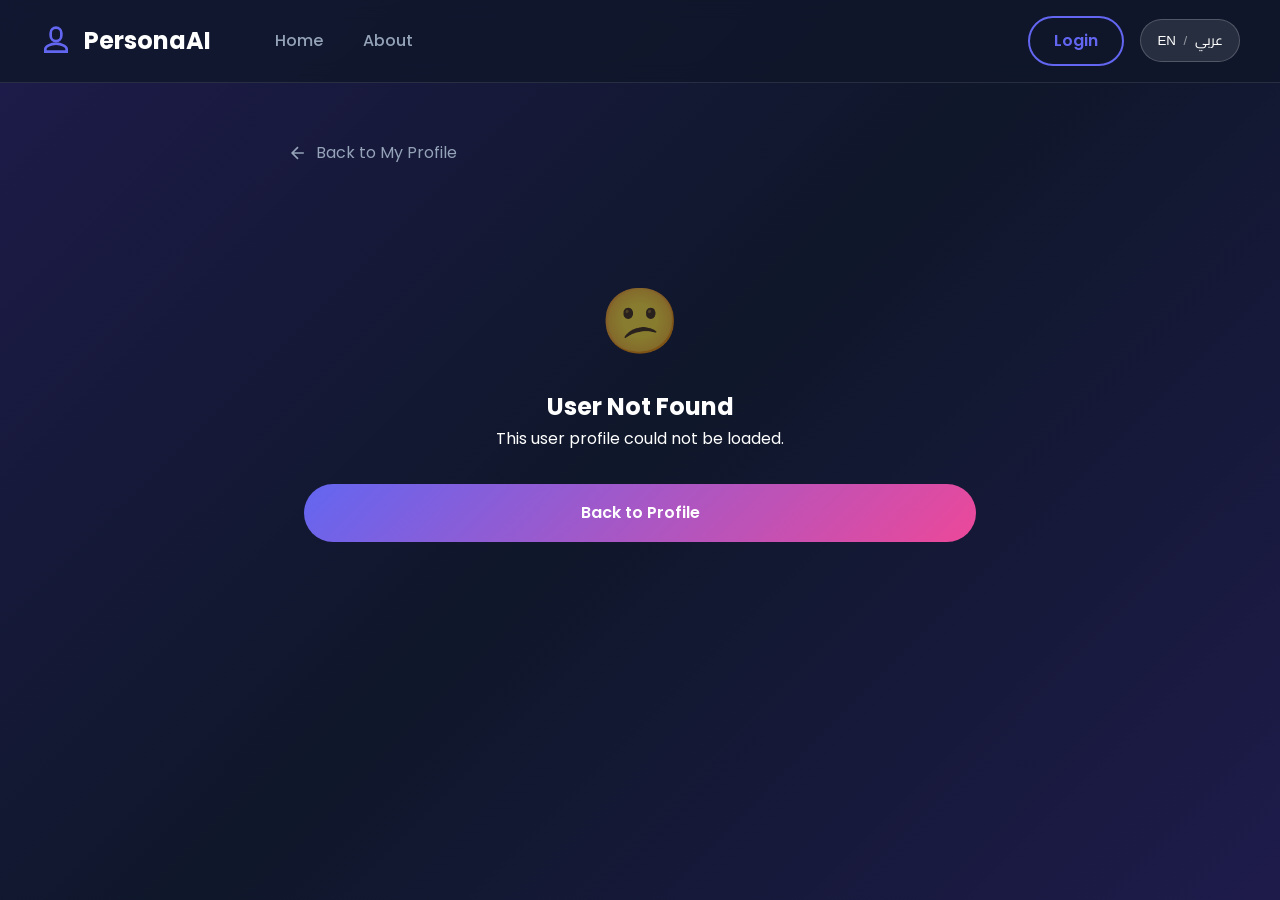
<file: public/user-profile.html>
<!DOCTYPE html>
<html lang="en" dir="ltr">
<head>
    <meta charset="UTF-8">
    <meta name="viewport" content="width=device-width, initial-scale=1.0">
    <title>User Profile - PersonaAI</title>
    <link rel="preconnect" href="https://fonts.googleapis.com">
    <link rel="preconnect" href="https://fonts.gstatic.com" crossorigin>
    <link href="https://fonts.googleapis.com/css2?family=Cairo:wght@400;600;700&family=Poppins:wght@400;500;600;700&display=swap" rel="stylesheet">
    <link rel="stylesheet" href="css/style.css">
    <style>
        .page-content {
            padding-top: 100px;
            min-height: 100vh;
        }
        
        .user-profile-container {
            max-width: 800px;
            margin: 0 auto;
            padding: 2rem;
            animation: fadeIn 0.5s ease;
        }
        
        @keyframes fadeIn {
            from { opacity: 0; transform: translateY(20px); }
            to { opacity: 1; transform: translateY(0); }
        }
        
        .back-btn {
            display: inline-flex;
            align-items: center;
            gap: 0.5rem;
            color: var(--text-secondary);
            text-decoration: none;
            margin-bottom: 2rem;
            padding: 0.5rem 1rem;
            border-radius: 0.5rem;
            transition: all 0.3s ease;
        }
        
        .back-btn:hover {
            color: var(--text-primary);
            background: rgba(255, 255, 255, 0.1);
        }
        
        .back-btn svg {
            width: 20px;
            height: 20px;
        }
        
        .user-profile-header {
            text-align: center;
            margin-bottom: 2rem;
        }
        
        .user-avatar-large {
            width: 120px;
            height: 120px;
            background: var(--gradient-primary);
            border-radius: 50%;
            display: flex;
            align-items: center;
            justify-content: center;
            font-size: 3rem;
            font-weight: 700;
            margin: 0 auto 1.5rem;
            box-shadow: 0 10px 40px rgba(99, 102, 241, 0.4);
        }
        
        .user-profile-name {
            font-size: 2rem;
            font-weight: 700;
            margin-bottom: 0.5rem;
        }
        
        .user-profile-email {
            color: var(--text-secondary);
            font-size: 1rem;
            margin-bottom: 1rem;
        }
        
        .personality-badge {
            display: inline-block;
            background: linear-gradient(135deg, rgba(99, 102, 241, 0.2) 0%, rgba(236, 72, 153, 0.2) 100%);
            border: 1px solid var(--primary);
            color: var(--primary);
            padding: 0.5rem 1.5rem;
            border-radius: 2rem;
            font-weight: 600;
            margin-bottom: 1rem;
        }
        
        .similarity-display {
            background: rgba(16, 185, 129, 0.1);
            border: 1px solid #10b981;
            border-radius: 1rem;
            padding: 1rem 1.5rem;
            margin-top: 1rem;
            display: inline-block;
        }
        
        .similarity-display span {
            color: #10b981;
            font-weight: 700;
            font-size: 1.25rem;
        }
        
        .profile-section {
            background: var(--bg-card);
            border: 1px solid rgba(255, 255, 255, 0.1);
            border-radius: 1.5rem;
            padding: 2rem;
            margin-bottom: 1.5rem;
            backdrop-filter: blur(10px);
        }
        
        .profile-section h2 {
            font-size: 1.3rem;
            color: var(--primary);
            margin-bottom: 1.5rem;
        }
        
        .detail-row {
            display: flex;
            justify-content: space-between;
            padding: 0.75rem 0;
            border-bottom: 1px solid rgba(255, 255, 255, 0.1);
        }
        
        .detail-row:last-child {
            border-bottom: none;
        }
        
        .detail-label-info {
            color: var(--text-secondary);
        }
        
        .detail-value-info {
            font-weight: 600;
            color: var(--text-primary);
        }
        
        .trait-row {
            margin-bottom: 1.25rem;
        }
        
        .trait-header {
            display: flex;
            justify-content: space-between;
            margin-bottom: 0.5rem;
        }
        
        .trait-name {
            font-weight: 600;
        }
        
        .trait-score {
            color: var(--primary);
            font-weight: 700;
        }
        
        .trait-bar-bg {
            background: rgba(255, 255, 255, 0.1);
            border-radius: 10px;
            height: 20px;
            overflow: hidden;
        }
        
        .trait-bar {
            height: 100%;
            background: var(--gradient-primary);
            border-radius: 10px;
            transition: width 1s ease;
        }
        
        .connect-btn {
            display: block;
            width: 100%;
            padding: 1rem 2rem;
            background: var(--gradient-primary);
            color: white;
            border: none;
            border-radius: 3rem;
            font-size: 1rem;
            font-weight: 600;
            cursor: pointer;
            text-align: center;
            text-decoration: none;
            transition: all 0.3s ease;
            margin-top: 1rem;
        }
        
        .connect-btn:hover {
            transform: translateY(-3px);
            box-shadow: 0 8px 30px rgba(99, 102, 241, 0.6);
        }
        
        .empty-state {
            text-align: center;
            padding: 4rem 2rem;
        }
        
        .empty-state-icon {
            font-size: 4rem;
            margin-bottom: 1rem;
            opacity: 0.5;
        }
        
        .loading-state {
            text-align: center;
            padding: 4rem 2rem;
        }
        
        .spinner {
            width: 50px;
            height: 50px;
            border: 4px solid rgba(255, 255, 255, 0.1);
            border-top-color: var(--primary);
            border-radius: 50%;
            animation: spin 1s linear infinite;
            margin: 0 auto 1.5rem;
        }
        
        @keyframes spin {
            to { transform: rotate(360deg); }
        }
        
        @media (max-width: 768px) {
            .user-profile-container {
                padding: 1rem;
            }
            
            .detail-row {
                flex-direction: column;
                gap: 0.5rem;
            }
        }
    </style>
</head>
<body>
    <nav class="navbar">
        <div class="nav-container">
            <a href="index.html" class="logo">
                <svg class="logo-icon" viewBox="0 0 24 24" fill="none" stroke="currentColor" stroke-width="2">
                    <path d="M12 2a4 4 0 0 1 4 4v2a4 4 0 0 1-8 0V6a4 4 0 0 1 4-4z"/>
                    <path d="M12 14c-4 0-8 2-8 4v2h16v-2c0-2-4-4-8-4z"/>
                </svg>
                <span data-i18n="logo">PersonaAI</span>
            </a>
            
            <button class="mobile-menu-btn" onclick="toggleMobileMenu()">
                <span></span>
                <span></span>
                <span></span>
            </button>
            
            <div class="nav-menu" id="navMenu">
                <ul class="nav-links">
                    <li><a href="index.html" class="nav-link">Home</a></li>
                    <li><a href="index.html#about" class="nav-link">About</a></li>
                </ul>
                
                <div class="nav-actions">
                    <div class="nav-user" id="navUser" style="display: none;">
                        <a href="profile.html" class="nav-profile-link">
                            <div class="user-avatar" id="userAvatar">U</div>
                            <span class="user-name" id="userName">User</span>
                        </a>
                        <a href="#" class="btn btn-outline btn-logout" onclick="handleLogout()">
                            <svg viewBox="0 0 24 24" fill="none" stroke="currentColor" stroke-width="2">
                                <path d="M9 21H5a2 2 0 0 1-2-2V5a2 2 0 0 1 2-2h4"/>
                                <polyline points="16,17 21,12 16,7"/>
                                <line x1="21" y1="12" x2="9" y2="12"/>
                            </svg>
                        </a>
                    </div>
                    <div id="navAuth">
                        <a href="login.html" class="btn btn-outline">Login</a>
                    </div>
                    
                    <button class="lang-toggle" onclick="toggleLanguage()">
                        <span class="lang-en">EN</span>
                        <span class="lang-separator">/</span>
                        <span class="lang-ar">عربي</span>
                    </button>
                </div>
            </div>
        </div>
    </nav>

    <div class="page-content">
        <div class="user-profile-container">
            <a href="profile.html" class="back-btn">
                <svg viewBox="0 0 24 24" fill="none" stroke="currentColor" stroke-width="2">
                    <path d="M19 12H5M12 19l-7-7 7-7"/>
                </svg>
                <span data-i18n="backToProfile">Back to My Profile</span>
            </a>
            
            <div id="loading">
                <div class="loading-state">
                    <div class="spinner"></div>
                    <p data-i18n="loadingUserProfile">Loading user profile...</p>
                </div>
            </div>
            
            <div id="content" style="display: none;">
                <div class="user-profile-header">
                    <div class="user-avatar-large" id="userAvatarLarge">U</div>
                    <h1 class="user-profile-name" id="profileUserName">Loading...</h1>
                    <p class="user-profile-email" id="profileUserEmail"></p>
                    <div class="personality-badge" id="personalityType">Loading...</div>
                    <div class="similarity-display">
                        <span id="similarityScore">0%</span> <span data-i18n="similarToYou">Similar to You</span>
                    </div>
                </div>
                
                <div class="profile-section">
                    <h2 data-i18n="aboutUser">About</h2>
                    <div class="detail-row">
                        <span class="detail-label-info" data-i18n="ageLabel">Age</span>
                        <span class="detail-value-info" id="profileUserAge">-</span>
                    </div>
                    <div class="detail-row">
                        <span class="detail-label-info" data-i18n="careerGoal">Career Goal</span>
                        <span class="detail-value-info" id="profileUserGoal">-</span>
                    </div>
                </div>
                
                <div class="profile-section" id="traitsSection" style="display: none;">
                    <h2 data-i18n="personalityTraits">Personality Traits</h2>
                    <div id="traitsContainer"></div>
                </div>
                
                <a href="profile.html" class="connect-btn" data-i18n="findMore">Find More Similar People</a>
            </div>
            
            <div id="error" class="empty-state" style="display: none;">
                <div class="empty-state-icon">😕</div>
                <h2 data-i18n="userNotFound">User Not Found</h2>
                <p data-i18n="userNotFoundDesc">This user profile could not be loaded.</p>
                <a href="profile.html" class="connect-btn" style="margin-top: 2rem;" data-i18n="backToMyProfile">Back to Profile</a>
            </div>
        </div>
    </div>
    
    <script src="js/i18n.js"></script>
    <script src="js/main.js"></script>
    <script>
        document.addEventListener('DOMContentLoaded', () => {
            initUserProfile();
        });
        
        async function initUserProfile() {
            const viewingUserId = localStorage.getItem('viewing_user_id');
            const viewingSimilarity = localStorage.getItem('viewing_similarity');
            
            if (!viewingUserId) {
                showError();
                return;
            }
            
            await loadUserProfile(viewingUserId, viewingSimilarity);
        }
        
        async function loadUserProfile(userEmail, similarity) {
            try {
                const response = await fetch(`http://localhost:5000/api/personality/get/${encodeURIComponent(userEmail)}`);
                if (response.ok) {
                    const personality = await response.json();
                    
                    const userResponse = await fetch(`http://localhost:5000/api/auth/user/${encodeURIComponent(userEmail)}`);
                    let userData = { email: userEmail };
                    if (userResponse.ok) {
                        userData = await userResponse.json();
                    }
                    
                    displayUserProfile({
                        user: userData,
                        personality: personality,
                        similarity: similarity ? parseFloat(similarity) : null
                    });
                } else {
                    showError();
                }
            } catch (error) {
                console.error('Error loading user profile:', error);
                showError();
            }
        }
        
        function displayUserProfile(data) {
            document.getElementById('loading').style.display = 'none';
            document.getElementById('content').style.display = 'block';
            
            const name = data.user.name || data.user.email?.split('@')[0] || 'User';
            document.getElementById('userAvatarLarge').textContent = name.charAt(0).toUpperCase();
            document.getElementById('profileUserName').textContent = name;
            document.getElementById('profileUserEmail').textContent = data.user.email || '';
            document.getElementById('profileUserAge').textContent = data.user.age || 'Not set';
            document.getElementById('profileUserGoal').textContent = data.user.goal || 'Not set';
            
            if (data.similarity !== undefined && data.similarity !== null) {
                document.getElementById('similarityScore').textContent = Math.round(data.similarity) + '%';
                document.querySelector('.similarity-display').style.display = 'inline-block';
            } else {
                document.querySelector('.similarity-display').style.display = 'none';
            }
            
            if (data.personality) {
                document.getElementById('traitsSection').style.display = 'block';
                document.getElementById('personalityType').textContent = data.personality.personality_type || 'Balanced';
                
                const currentLang = localStorage.getItem('lang') || 'en';
                const t = translations[currentLang];
                
                const traits = [
                    { name: t.openness, value: data.personality.openness },
                    { name: t.conscientiousness, value: data.personality.conscientiousness },
                    { name: t.extraversion, value: data.personality.extraversion },
                    { name: t.agreeableness, value: data.personality.agreeableness },
                    { name: t.neuroticism, value: data.personality.neuroticism }
                ];
                
                document.getElementById('traitsContainer').innerHTML = traits.map(trait => `
                    <div class="trait-row">
                        <div class="trait-header">
                            <span class="trait-name">${trait.name}</span>
                            <span class="trait-score">${trait.value}%</span>
                        </div>
                        <div class="trait-bar-bg">
                            <div class="trait-bar" style="width: ${trait.value}%"></div>
                        </div>
                    </div>
                `).join('');
            }
        }
        
        function showError() {
            document.getElementById('loading').style.display = 'none';
            document.getElementById('error').style.display = 'block';
        }
    </script>
</body>
</html>
</file>
<file: css/style.css>
:root {
    --primary: #6366f1;
    --primary-dark: #4f46e5;
    --secondary: #ec4899;
    --accent: #06b6d4;
    --success: #10b981;
    --warning: #f59e0b;
    --danger: #ef4444;
    --bg-primary: #0f172a;
    --bg-secondary: #1e293b;
    --bg-card: rgba(30, 41, 59, 0.8);
    --bg-card-solid: #1e293b;
    --border: rgba(255, 255, 255, 0.1);
    --text-primary: #ffffff;
    --text-secondary: #94a3b8;
    --text-muted: #64748b;
    --gradient-primary: linear-gradient(135deg, var(--primary) 0%, var(--secondary) 100%);
    --gradient-bg: linear-gradient(135deg, #1e1b4b 0%, #0f172a 50%, #1e1b4b 100%);
    --font-en: 'Poppins', sans-serif;
    --font-ar: 'Cairo', sans-serif;
    --radius-sm: 8px;
    --radius-md: 12px;
    --radius-lg: 16px;
    --radius-xl: 24px;
    --shadow-sm: 0 2px 8px rgba(0, 0, 0, 0.1);
    --shadow-md: 0 4px 20px rgba(0, 0, 0, 0.15);
    --shadow-lg: 0 10px 40px rgba(0, 0, 0, 0.2);
    --transition: all 0.3s ease;
}

* {
    margin: 0;
    padding: 0;
    box-sizing: border-box;
}

body {
    font-family: var(--font-en);
    background: var(--gradient-bg);
    background-attachment: fixed;
    color: var(--text-primary);
    min-height: 100vh;
    line-height: 1.6;
}

[dir="rtl"] body {
    font-family: var(--font-ar);
}

/* Typography */
h1, h2, h3, h4, h5, h6 {
    font-weight: 700;
    line-height: 1.3;
}

a {
    color: var(--primary);
    text-decoration: none;
    transition: var(--transition);
}

a:hover {
    color: var(--secondary);
}

/* Navbar */
.navbar {
    position: fixed;
    top: 0;
    left: 0;
    right: 0;
    z-index: 100;
    padding: 1rem 2rem;
    background: rgba(15, 23, 42, 0.9);
    backdrop-filter: blur(20px);
    border-bottom: 1px solid var(--border);
}

.nav-container {
    max-width: 1200px;
    margin: 0 auto;
    display: flex;
    justify-content: space-between;
    align-items: center;
}

.logo {
    display: flex;
    align-items: center;
    gap: 0.75rem;
    text-decoration: none;
    color: var(--text-primary);
    font-weight: 700;
    font-size: 1.5rem;
}

.logo:hover {
    color: var(--text-primary);
}

.logo-icon {
    width: 32px;
    height: 32px;
    background: var(--gradient-primary);
    border-radius: var(--radius-sm);
    display: flex;
    align-items: center;
    justify-content: center;
    font-size: 1rem;
}

.nav-menu {
    display: flex;
    align-items: center;
    gap: 2rem;
}

.nav-links {
    display: flex;
    list-style: none;
    gap: 0.5rem;
}

.nav-link {
    color: var(--text-secondary);
    text-decoration: none;
    padding: 0.5rem 1rem;
    border-radius: var(--radius-md);
    font-weight: 500;
    transition: var(--transition);
}

.nav-link:hover,
.nav-link.active {
    color: var(--text-primary);
    background: rgba(255, 255, 255, 0.1);
}

.nav-user {
    display: flex;
    align-items: center;
    gap: 0.75rem;
}

.user-avatar {
    width: 36px;
    height: 36px;
    background: var(--gradient-primary);
    border-radius: 50%;
    display: flex;
    align-items: center;
    justify-content: center;
    font-weight: 700;
    font-size: 0.9rem;
}

/* Buttons */
.btn {
    display: inline-flex;
    align-items: center;
    justify-content: center;
    gap: 0.5rem;
    padding: 0.75rem 1.5rem;
    border-radius: var(--radius-md);
    font-weight: 600;
    text-decoration: none;
    transition: var(--transition);
    cursor: pointer;
    border: none;
    font-size: 0.95rem;
}

.btn-primary {
    background: var(--gradient-primary);
    color: white;
    box-shadow: 0 4px 15px rgba(99, 102, 241, 0.3);
}

.btn-primary:hover {
    transform: translateY(-2px);
    box-shadow: 0 6px 25px rgba(99, 102, 241, 0.5);
    color: white;
}

.btn-secondary {
    background: var(--bg-card-solid);
    color: var(--text-primary);
    border: 1px solid var(--border);
}

.btn-secondary:hover {
    border-color: var(--primary);
    transform: translateY(-2px);
}

.btn-outline {
    background: transparent;
    border: 2px solid var(--primary);
    color: var(--primary);
}

.btn-outline:hover {
    background: var(--primary);
    color: white;
}

.btn-danger {
    background: var(--danger);
    color: white;
}

.btn-danger:hover {
    background: #dc2626;
    transform: translateY(-2px);
}

.btn-sm {
    padding: 0.5rem 1rem;
    font-size: 0.85rem;
}

.btn-lg {
    padding: 1rem 2rem;
    font-size: 1.1rem;
}

/* Cards */
.card {
    background: var(--bg-card);
    border: 1px solid var(--border);
    border-radius: var(--radius-xl);
    padding: 2rem;
    backdrop-filter: blur(10px);
    transition: var(--transition);
}

.card:hover {
    border-color: var(--primary);
    transform: translateY(-4px);
    box-shadow: var(--shadow-lg);
}

.card-header {
    display: flex;
    align-items: center;
    gap: 1rem;
    margin-bottom: 1.5rem;
}

.card-icon {
    width: 48px;
    height: 48px;
    background: var(--gradient-primary);
    border-radius: var(--radius-md);
    display: flex;
    align-items: center;
    justify-content: center;
    font-size: 1.5rem;
}

.card-title {
    font-size: 1.25rem;
    font-weight: 600;
}

/* Form Elements */
.form-group {
    margin-bottom: 1.5rem;
}

.form-label {
    display: block;
    margin-bottom: 0.5rem;
    font-weight: 500;
    color: var(--text-secondary);
}

.form-input {
    width: 100%;
    padding: 0.875rem 1rem;
    background: var(--bg-card-solid);
    border: 2px solid var(--border);
    border-radius: var(--radius-md);
    color: var(--text-primary);
    font-size: 1rem;
    transition: var(--transition);
}

.form-input:focus {
    outline: none;
    border-color: var(--primary);
    box-shadow: 0 0 0 3px rgba(99, 102, 241, 0.2);
}

.form-input::placeholder {
    color: var(--text-muted);
}

/* Page Wrapper */
.page-wrapper {
    padding-top: 80px;
    min-height: 100vh;
    background: linear-gradient(135deg, var(--bg-primary) 0%, var(--bg-secondary) 100%);
}

.page-container {
    max-width: 1100px;
    margin: 0 auto;
    padding: 2rem;
    animation: fadeIn 0.5s ease;
}

@keyframes fadeIn {
    from { opacity: 0; transform: translateY(20px); }
    to { opacity: 1; transform: translateY(0); }
}

.page-header {
    text-align: center;
    margin-bottom: 2rem;
}

.page-title {
    font-size: 2.5rem;
    background: var(--gradient-primary);
    -webkit-background-clip: text;
    -webkit-text-fill-color: transparent;
    background-clip: text;
    margin-bottom: 0.5rem;
}

.page-subtitle {
    color: var(--text-secondary);
    font-size: 1.1rem;
}

/* Section Cards */
.section-card {
    background: var(--bg-card);
    border: 1px solid var(--border);
    border-radius: var(--radius-xl);
    padding: 2rem;
    margin-bottom: 2rem;
    backdrop-filter: blur(10px);
    transition: var(--transition);
}

.section-card:hover {
    border-color: var(--primary);
}

.section-header {
    display: flex;
    align-items: center;
    gap: 1rem;
    margin-bottom: 1.5rem;
}

.section-icon {
    width: 48px;
    height: 48px;
    background: var(--gradient-primary);
    border-radius: var(--radius-md);
    display: flex;
    align-items: center;
    justify-content: center;
    font-size: 1.25rem;
}

.section-title {
    font-size: 1.5rem;
    font-weight: 600;
}

/* Trait Bars */
.trait-row {
    margin-bottom: 1.5rem;
}

.trait-header {
    display: flex;
    justify-content: space-between;
    align-items: center;
    margin-bottom: 0.5rem;
}

.trait-name {
    font-weight: 600;
    display: flex;
    align-items: center;
    gap: 0.5rem;
}

.trait-score {
    font-weight: 700;
    color: var(--primary);
}

.trait-bar-bg {
    height: 10px;
    background: var(--bg-secondary);
    border-radius: 5px;
    overflow: hidden;
}

.trait-bar {
    height: 100%;
    background: var(--gradient-primary);
    border-radius: 5px;
    transition: width 1s ease;
}

.trait-description {
    font-size: 0.85rem;
    color: var(--text-secondary);
    margin-top: 0.5rem;
}

/* Trait Cards */
.trait-card {
    background: var(--bg-card-solid);
    padding: 1.5rem;
    border-radius: var(--radius-lg);
    margin-bottom: 1rem;
    border-left: 4px solid var(--primary);
    transition: var(--transition);
}

.trait-card:hover {
    transform: translateX(4px);
}

.trait-card.high { border-left-color: var(--success); }
.trait-card.low { border-left-color: var(--danger); }
.trait-card.medium { border-left-color: var(--primary); }

/* Career Cards */
.career-grid {
    display: grid;
    grid-template-columns: repeat(auto-fit, minmax(280px, 1fr));
    gap: 1.5rem;
}

.career-card {
    background: var(--bg-card-solid);
    padding: 1.5rem;
    border-radius: var(--radius-lg);
    border: 1px solid var(--border);
    transition: var(--transition);
}

.career-card:hover {
    transform: translateY(-4px);
    border-color: var(--primary);
    box-shadow: var(--shadow-lg);
}

.career-header {
    display: flex;
    justify-content: space-between;
    align-items: flex-start;
    margin-bottom: 0.75rem;
}

.career-title {
    font-size: 1.15rem;
    font-weight: 600;
}

.career-match {
    background: var(--gradient-primary);
    color: white;
    padding: 0.25rem 0.75rem;
    border-radius: 20px;
    font-size: 0.8rem;
    font-weight: 600;
}

.career-description {
    color: var(--text-secondary);
    font-size: 0.9rem;
    margin-bottom: 1rem;
}

.career-skills {
    display: flex;
    flex-wrap: wrap;
    gap: 0.5rem;
}

.skill-tag {
    padding: 0.25rem 0.75rem;
    background: rgba(99, 102, 241, 0.15);
    border-radius: 20px;
    font-size: 0.8rem;
    color: var(--primary);
}

/* User Cards */
.user-grid {
    display: grid;
    grid-template-columns: repeat(auto-fit, minmax(250px, 1fr));
    gap: 1.5rem;
}

.user-card {
    background: var(--bg-card-solid);
    padding: 1.5rem;
    border-radius: var(--radius-lg);
    text-align: center;
    cursor: pointer;
    transition: var(--transition);
    border: 1px solid var(--border);
}

.user-card:hover {
    transform: translateY(-4px);
    border-color: var(--primary);
    box-shadow: var(--shadow-lg);
}

.user-card-avatar {
    width: 64px;
    height: 64px;
    background: var(--gradient-primary);
    border-radius: 50%;
    display: flex;
    align-items: center;
    justify-content: center;
    font-size: 1.5rem;
    font-weight: 700;
    margin: 0 auto 1rem;
}

.user-card-name {
    font-weight: 600;
    margin-bottom: 0.25rem;
}

.user-card-email {
    color: var(--text-secondary);
    font-size: 0.85rem;
    margin-bottom: 0.75rem;
}

.user-card-similarity {
    background: rgba(99, 102, 241, 0.15);
    color: var(--primary);
    padding: 0.35rem 1rem;
    border-radius: 20px;
    font-size: 0.85rem;
    font-weight: 600;
    display: inline-block;
}

/* Stats */
.stats-grid {
    display: grid;
    grid-template-columns: repeat(auto-fit, minmax(150px, 1fr));
    gap: 1.5rem;
    margin: 2rem 0;
}

.stat-card {
    background: var(--bg-card-solid);
    padding: 1.5rem;
    border-radius: var(--radius-lg);
    text-align: center;
    border: 1px solid var(--border);
}

.stat-value {
    font-size: 2rem;
    font-weight: 700;
    background: var(--gradient-primary);
    -webkit-background-clip: text;
    -webkit-text-fill-color: transparent;
    background-clip: text;
}

.stat-label {
    color: var(--text-secondary);
    font-size: 0.9rem;
    margin-top: 0.25rem;
}

/* Loading */
.loading-container {
    display: flex;
    flex-direction: column;
    align-items: center;
    justify-content: center;
    min-height: 60vh;
    padding: 3rem;
    text-align: center;
}

.spinner {
    width: 60px;
    height: 60px;
    border: 4px solid var(--border);
    border-top-color: var(--primary);
    border-radius: 50%;
    animation: spin 1s linear infinite;
    margin-bottom: 1.5rem;
}

@keyframes spin {
    to { transform: rotate(360deg); }
}

.loading-text {
    color: var(--text-secondary);
    font-size: 1.1rem;
}

/* Alerts */
.alert {
    padding: 1rem 1.5rem;
    border-radius: var(--radius-md);
    margin-bottom: 1.5rem;
    display: flex;
    align-items: center;
    gap: 0.75rem;
}

.alert-success {
    background: rgba(16, 185, 129, 0.15);
    border: 1px solid var(--success);
    color: var(--success);
}

.alert-error {
    background: rgba(239, 68, 68, 0.15);
    border: 1px solid var(--danger);
    color: var(--danger);
}

.alert-warning {
    background: rgba(245, 158, 11, 0.15);
    border: 1px solid var(--warning);
    color: var(--warning);
}

/* Badges */
.badge {
    display: inline-flex;
    align-items: center;
    padding: 0.35rem 0.75rem;
    border-radius: 20px;
    font-size: 0.8rem;
    font-weight: 600;
}

.badge-primary { background: rgba(99, 102, 241, 0.2); color: var(--primary); }
.badge-success { background: rgba(16, 185, 129, 0.2); color: var(--success); }
.badge-warning { background: rgba(245, 158, 11, 0.2); color: var(--warning); }
.badge-danger { background: rgba(239, 68, 68, 0.2); color: var(--danger); }

/* Footer */
.footer {
    padding: 2rem;
    text-align: center;
    border-top: 1px solid var(--border);
    color: var(--text-secondary);
    margin-top: 3rem;
}

/* Responsive */
@media (max-width: 768px) {
    .navbar {
        padding: 1rem;
    }
    
    .page-container {
        padding: 1rem;
    }
    
    .page-title {
        font-size: 2rem;
    }
    
    .card, .section-card {
        padding: 1.5rem;
    }
    
    .stats-grid {
        grid-template-columns: repeat(2, 1fr);
    }
    
    .career-grid, .user-grid {
        grid-template-columns: 1fr;
    }
}

/* Animations */
@keyframes slideUp {
    from { opacity: 0; transform: translateY(30px); }
    to { opacity: 1; transform: translateY(0); }
}

@keyframes scaleIn {
    from { opacity: 0; transform: scale(0.9); }
    to { opacity: 1; transform: scale(1); }
}

.animate-slide-up {
    animation: slideUp 0.5s ease forwards;
}

.animate-scale-in {
    animation: scaleIn 0.3s ease forwards;
}

/* Utility Classes */
.text-center { text-align: center; }
.text-primary { color: var(--primary); }
.text-secondary { color: var(--text-secondary); }
.text-success { color: var(--success); }
.text-danger { color: var(--danger); }
.mt-1 { margin-top: 0.5rem; }
.mt-2 { margin-top: 1rem; }
.mt-3 { margin-top: 1.5rem; }
.mb-1 { margin-bottom: 0.5rem; }
.mb-2 { margin-bottom: 1rem; }
.mb-3 { margin-bottom: 1.5rem; }
.hidden { display: none !important; }
.flex { display: flex; }
.flex-center { display: flex; align-items: center; justify-content: center; }
.gap-1 { gap: 0.5rem; }
.gap-2 { gap: 1rem; }
.gap-3 { gap: 1.5rem; }
</file>
<file: public/css/style.css>
:root {
    --primary: #6366f1;
    --primary-dark: #4f46e5;
    --secondary: #ec4899;
    --accent: #06b6d4;
    --bg-dark: #0f172a;
    --bg-card: rgba(255, 255, 255, 0.1);
    --text-primary: #ffffff;
    --text-secondary: #94a3b8;
    --gradient-primary: linear-gradient(135deg, var(--primary) 0%, var(--secondary) 100%);
    --gradient-bg: linear-gradient(135deg, #1e1b4b 0%, #0f172a 50%, #1e1b4b 100%);
    --font-en: 'Poppins', sans-serif;
    --font-ar: 'Cairo', sans-serif;
}

* {
    margin: 0;
    padding: 0;
    box-sizing: border-box;
}

body {
    font-family: var(--font-en);
    background: var(--gradient-bg);
    color: var(--text-primary);
    min-height: 100vh;
    line-height: 1.6;
}

[dir="rtl"] body {
    font-family: var(--font-ar);
}

.navbar {
    position: fixed;
    top: 0;
    left: 0;
    right: 0;
    z-index: 100;
    padding: 1rem 2rem;
    background: rgba(15, 23, 42, 0.8);
    backdrop-filter: blur(10px);
    border-bottom: 1px solid rgba(255, 255, 255, 0.1);
}

.nav-container {
    max-width: 1200px;
    margin: 0 auto;
    display: flex;
    justify-content: space-between;
    align-items: center;
}

.logo {
    display: flex;
    align-items: center;
    gap: 0.75rem;
    text-decoration: none;
    color: var(--text-primary);
    font-weight: 700;
    font-size: 1.5rem;
}

.logo-icon {
    width: 32px;
    height: 32px;
    color: var(--primary);
}

.lang-toggle {
    background: var(--bg-card);
    border: 1px solid rgba(255, 255, 255, 0.2);
    color: var(--text-primary);
    padding: 0.5rem 1rem;
    border-radius: 2rem;
    cursor: pointer;
    font-weight: 500;
    transition: all 0.3s ease;
}

.lang-toggle:hover {
    background: rgba(255, 255, 255, 0.2);
}

.lang-separator {
    margin: 0 0.25rem;
    opacity: 0.5;
}

.lang-ar {
    font-family: var(--font-ar);
}

.hero {
    position: relative;
    min-height: 100vh;
    display: flex;
    align-items: center;
    justify-content: center;
    padding: 6rem 2rem 4rem;
    overflow: hidden;
}

.hero-bg {
    position: absolute;
    inset: 0;
    background: radial-gradient(circle at 30% 20%, rgba(99, 102, 241, 0.4) 0%, transparent 50%),
                radial-gradient(circle at 70% 80%, rgba(236, 72, 153, 0.4) 0%, transparent 50%);
    animation: pulse 6s ease-in-out infinite, float 10s ease-in-out infinite;
}

@keyframes pulse {
    0%, 100% { opacity: 0.6; transform: scale(1); }
    50% { opacity: 1; transform: scale(1.05); }
}

@keyframes float {
    0%, 100% { transform: translateY(0) rotate(0deg); }
    33% { transform: translateY(-20px) rotate(2deg); }
    66% { transform: translateY(10px) rotate(-1deg); }
}

.hero-content {
    position: relative;
    text-align: center;
    max-width: 800px;
    animation: fadeInUp 0.8s ease-out;
}

@keyframes fadeInUp {
    from {
        opacity: 0;
        transform: translateY(40px);
    }
    to {
        opacity: 1;
        transform: translateY(0);
    }
}

.hero-title {
    font-size: clamp(2.5rem, 6vw, 4rem);
    font-weight: 700;
    margin-bottom: 1.5rem;
    background: var(--gradient-primary);
    -webkit-background-clip: text;
    -webkit-text-fill-color: transparent;
    background-clip: text;
    animation: shimmer 3s ease-in-out infinite;
}

@keyframes shimmer {
    0%, 100% { filter: brightness(1); }
    50% { filter: brightness(1.2); }
}

.hero-subtitle {
    font-size: clamp(1rem, 2.5vw, 1.25rem);
    color: var(--text-secondary);
    margin-bottom: 2.5rem;
    max-width: 600px;
    margin-left: auto;
    margin-right: auto;
    animation: fadeInUp 0.8s ease-out 0.2s backwards;
}

.hero .btn-primary {
    animation: fadeInUp 0.8s ease-out 0.4s backwards, glow 2s ease-in-out infinite;
}

@keyframes glow {
    0%, 100% { box-shadow: 0 4px 20px rgba(99, 102, 241, 0.4); }
    50% { box-shadow: 0 4px 40px rgba(99, 102, 241, 0.8), 0 0 60px rgba(236, 72, 153, 0.4); }
}

.btn {
    display: inline-block;
    padding: 1rem 2.5rem;
    border-radius: 3rem;
    font-weight: 600;
    text-decoration: none;
    transition: all 0.3s ease;
    cursor: pointer;
    border: none;
    font-size: 1rem;
}

.btn-primary {
    background: var(--gradient-primary);
    color: white;
    box-shadow: 0 4px 20px rgba(99, 102, 241, 0.4);
}

.btn-primary:hover {
    transform: translateY(-3px);
    box-shadow: 0 8px 30px rgba(99, 102, 241, 0.6);
}

.features {
    padding: 5rem 2rem;
    background: rgba(15, 23, 42, 0.5);
}

.features-container {
    max-width: 1200px;
    margin: 0 auto;
}

.section-title {
    text-align: center;
    font-size: 2.5rem;
    margin-bottom: 3rem;
    background: var(--gradient-primary);
    -webkit-background-clip: text;
    -webkit-text-fill-color: transparent;
    background-clip: text;
}

.features-grid {
    display: grid;
    grid-template-columns: repeat(auto-fit, minmax(300px, 1fr));
    gap: 2rem;
}

.feature-card {
    background: var(--bg-card);
    border: 1px solid rgba(255, 255, 255, 0.1);
    border-radius: 1.5rem;
    padding: 2.5rem;
    text-align: center;
    transition: all 0.4s cubic-bezier(0.175, 0.885, 0.32, 1.275);
    backdrop-filter: blur(10px);
    animation: slideInUp 0.6s ease-out backwards;
}

.feature-card:nth-child(1) { animation-delay: 0.1s; }
.feature-card:nth-child(2) { animation-delay: 0.2s; }
.feature-card:nth-child(3) { animation-delay: 0.3s; }

@keyframes slideInUp {
    from {
        opacity: 0;
        transform: translateY(50px);
    }
    to {
        opacity: 1;
        transform: translateY(0);
    }
}

.feature-card:hover {
    transform: translateY(-10px) scale(1.02);
    border-color: var(--primary);
    box-shadow: 0 20px 40px rgba(99, 102, 241, 0.3);
}

.feature-icon {
    width: 80px;
    height: 80px;
    margin: 0 auto 1.5rem;
    background: var(--gradient-primary);
    border-radius: 50%;
    display: flex;
    align-items: center;
    justify-content: center;
    animation: bounce 2s ease-in-out infinite;
}

.feature-card:nth-child(1) .feature-icon { animation-delay: 0s; }
.feature-card:nth-child(2) .feature-icon { animation-delay: 0.3s; }
.feature-card:nth-child(3) .feature-icon { animation-delay: 0.6s; }

@keyframes bounce {
    0%, 100% { transform: translateY(0); }
    50% { transform: translateY(-8px); }
}

.feature-icon svg {
    width: 40px;
    height: 40px;
    color: white;
}

.feature-card h3 {
    font-size: 1.5rem;
    margin-bottom: 1rem;
}

.feature-card p {
    color: var(--text-secondary);
    font-size: 1rem;
}

.about {
    padding: 5rem 2rem;
}

.about-container {
    max-width: 800px;
    margin: 0 auto;
    text-align: center;
}

.about-content h2 {
    font-size: 2rem;
    margin-bottom: 1.5rem;
}

.about-content p {
    color: var(--text-secondary);
    font-size: 1.1rem;
    margin-bottom: 2rem;
}

.trait-list {
    display: flex;
    flex-wrap: wrap;
    gap: 1rem;
    justify-content: center;
}

.trait-badge {
    background: var(--bg-card);
    border: 1px solid var(--primary);
    color: var(--primary);
    padding: 0.5rem 1.25rem;
    border-radius: 2rem;
    font-size: 0.9rem;
    font-weight: 500;
    animation: fadeInUp 0.6s ease-out backwards;
    transition: all 0.3s ease;
}

.trait-badge:nth-child(1) { animation-delay: 0.1s; }
.trait-badge:nth-child(2) { animation-delay: 0.15s; }
.trait-badge:nth-child(3) { animation-delay: 0.2s; }
.trait-badge:nth-child(4) { animation-delay: 0.25s; }
.trait-badge:nth-child(5) { animation-delay: 0.3s; }

.trait-badge:hover {
    background: var(--primary);
    color: white;
    transform: scale(1.1);
}

.footer {
    padding: 2rem;
    text-align: center;
    border-top: 1px solid rgba(255, 255, 255, 0.1);
    color: var(--text-secondary);
}

[dir="rtl"] .logo {
    flex-direction: row-reverse;
}

[dir="rtl"] .nav-container {
    flex-direction: row;
}

[dir="rtl"] .features-grid {
    direction: rtl;
}

@media (max-width: 768px) {
    .navbar {
        padding: 1rem;
    }
    
    .hero {
        padding: 5rem 1.5rem 3rem;
    }
    
    .features {
        padding: 3rem 1.5rem;
    }
    
    .feature-card {
        padding: 2rem;
    }
}

.nav-menu {
    display: flex;
    align-items: center;
    gap: 2rem;
    width: 100%;
    justify-content: space-between;
    margin-left: 3rem;
}

.nav-links {
    display: flex;
    list-style: none;
    gap: 0.5rem;
}

.nav-link {
    color: var(--text-secondary);
    text-decoration: none;
    padding: 0.5rem 1rem;
    border-radius: 0.5rem;
    font-weight: 500;
    transition: all 0.3s ease;
}

.nav-link:hover,
.nav-link.active {
    color: var(--text-primary);
    background: rgba(255, 255, 255, 0.1);
}

.nav-actions {
    display: flex;
    align-items: center;
    gap: 1rem;
}

.nav-auth {
    display: flex;
    gap: 0.75rem;
}

.btn-outline {
    background: transparent;
    border: 2px solid var(--primary);
    color: var(--primary);
    padding: 0.625rem 1.5rem;
}

.btn-outline:hover {
    background: var(--primary);
    color: white;
}

.nav-user {
    display: flex;
    align-items: center;
    gap: 0.75rem;
}

.nav-profile-link {
    display: flex;
    align-items: center;
    gap: 0.75rem;
    text-decoration: none;
    color: var(--text-primary);
    padding: 0.5rem 1rem;
    background: var(--bg-card);
    border: 1px solid rgba(255, 255, 255, 0.2);
    border-radius: 2rem;
    transition: all 0.3s ease;
}

.nav-profile-link:hover {
    background: rgba(255, 255, 255, 0.15);
    border-color: var(--primary);
}

.user-avatar {
    width: 32px;
    height: 32px;
    background: var(--gradient-primary);
    border-radius: 50%;
    display: flex;
    align-items: center;
    justify-content: center;
    font-weight: 700;
    font-size: 0.875rem;
}

.user-name {
    font-weight: 500;
    max-width: 120px;
    overflow: hidden;
    text-overflow: ellipsis;
    white-space: nowrap;
}

.btn-logout {
    padding: 0.5rem;
    width: 40px;
    height: 40px;
    display: flex;
    align-items: center;
    justify-content: center;
    border-radius: 50%;
}

.btn-logout svg {
    width: 18px;
    height: 18px;
}

.mobile-menu-btn {
    display: none;
    flex-direction: column;
    gap: 5px;
    background: none;
    border: none;
    cursor: pointer;
    padding: 0.5rem;
}

.mobile-menu-btn span {
    width: 24px;
    height: 2px;
    background: var(--text-primary);
    border-radius: 2px;
    transition: all 0.3s ease;
}

@media (max-width: 992px) {
    .nav-menu {
        position: fixed;
        top: 70px;
        left: 0;
        right: 0;
        background: rgba(15, 23, 42, 0.98);
        flex-direction: column;
        padding: 2rem;
        gap: 1.5rem;
        transform: translateY(-100%);
        opacity: 0;
        visibility: hidden;
        transition: all 0.3s ease;
        border-bottom: 1px solid rgba(255, 255, 255, 0.1);
    }
    
    .nav-menu.active {
        transform: translateY(0);
        opacity: 1;
        visibility: visible;
    }
    
    .nav-links {
        flex-direction: column;
        width: 100%;
        text-align: center;
    }
    
    .nav-link {
        display: block;
        padding: 1rem;
    }
    
    .nav-actions {
        flex-direction: column;
        width: 100%;
    }
    
    .nav-auth {
        flex-direction: column;
        width: 100%;
    }
    
    .nav-auth .btn {
        width: 100%;
        text-align: center;
    }
    
    .nav-user {
        width: 100%;
        justify-content: center;
    }
    
    .nav-profile-link {
        flex: 1;
        justify-content: center;
    }
    
    .mobile-menu-btn {
        display: flex;
    }
}

[dir="rtl"] .nav-profile-link {
    flex-direction: row-reverse;
}

[dir="rtl"] .nav-menu {
    margin-left: 0;
    margin-right: 3rem;
}

.mobile-menu-btn {
    order: 1;
}

.careers-preview {
    padding: 5rem 2rem;
    background: rgba(15, 23, 42, 0.5);
}

.careers-container {
    max-width: 1200px;
    margin: 0 auto;
}

.careers-grid {
    display: grid;
    grid-template-columns: repeat(auto-fit, minmax(250px, 1fr));
    gap: 2rem;
    margin-bottom: 3rem;
}

.career-preview-card {
    background: var(--bg-card);
    border: 1px solid rgba(255, 255, 255, 0.1);
    border-radius: 1.5rem;
    padding: 2rem;
    text-align: center;
    transition: all 0.4s cubic-bezier(0.175, 0.885, 0.32, 1.275);
    backdrop-filter: blur(10px);
    animation: slideInUp 0.6s ease-out backwards;
}

.career-preview-card:nth-child(1) { animation-delay: 0.15s; }
.career-preview-card:nth-child(2) { animation-delay: 0.25s; }
.career-preview-card:nth-child(3) { animation-delay: 0.35s; }
.career-preview-card:nth-child(4) { animation-delay: 0.45s; }

.career-preview-card:hover {
    transform: translateY(-10px) scale(1.03);
    border-color: var(--primary);
    box-shadow: 0 20px 40px rgba(99, 102, 241, 0.3);
}

.career-icon {
    font-size: 3rem;
    margin-bottom: 1rem;
    animation: iconPulse 2s ease-in-out infinite;
}

.career-preview-card:nth-child(1) .career-icon { animation-delay: 0s; }
.career-preview-card:nth-child(2) .career-icon { animation-delay: 0.2s; }
.career-preview-card:nth-child(3) .career-icon { animation-delay: 0.4s; }
.career-preview-card:nth-child(4) .career-icon { animation-delay: 0.6s; }

@keyframes iconPulse {
    0%, 100% { transform: scale(1); }
    50% { transform: scale(1.1); }
}

.career-preview-card h3 {
    font-size: 1.25rem;
    margin-bottom: 0.5rem;
    color: var(--text-primary);
}

.career-preview-card p {
    color: var(--text-secondary);
    font-size: 0.95rem;
}

.careers-cta {
    text-align: center;
}

.careers-cta .btn {
    animation: fadeInUp 0.6s ease-out 0.5s backwards;
}

@media (max-width: 768px) {
    .careers-grid {
        grid-template-columns: repeat(2, 1fr);
    }
}

@media (max-width: 480px) {
    .careers-grid {
        grid-template-columns: 1fr;
    }
}
</file>
